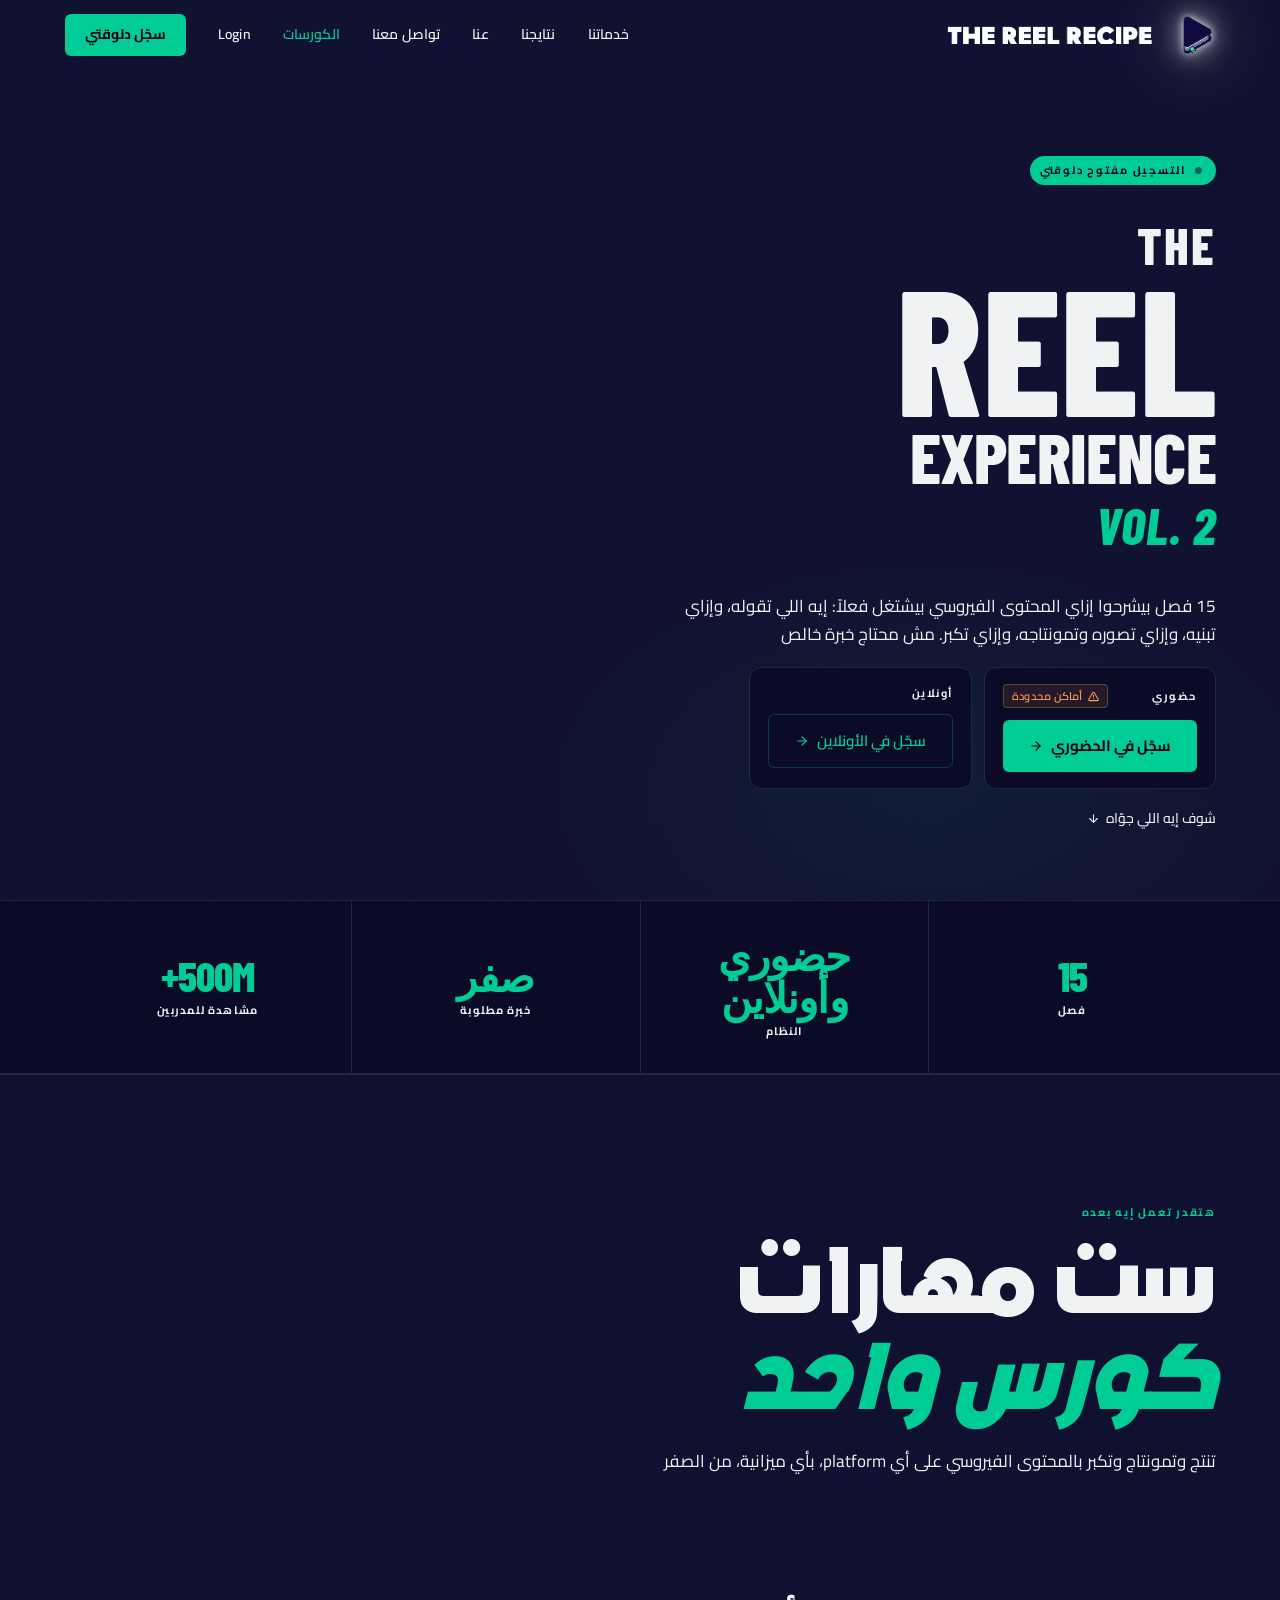
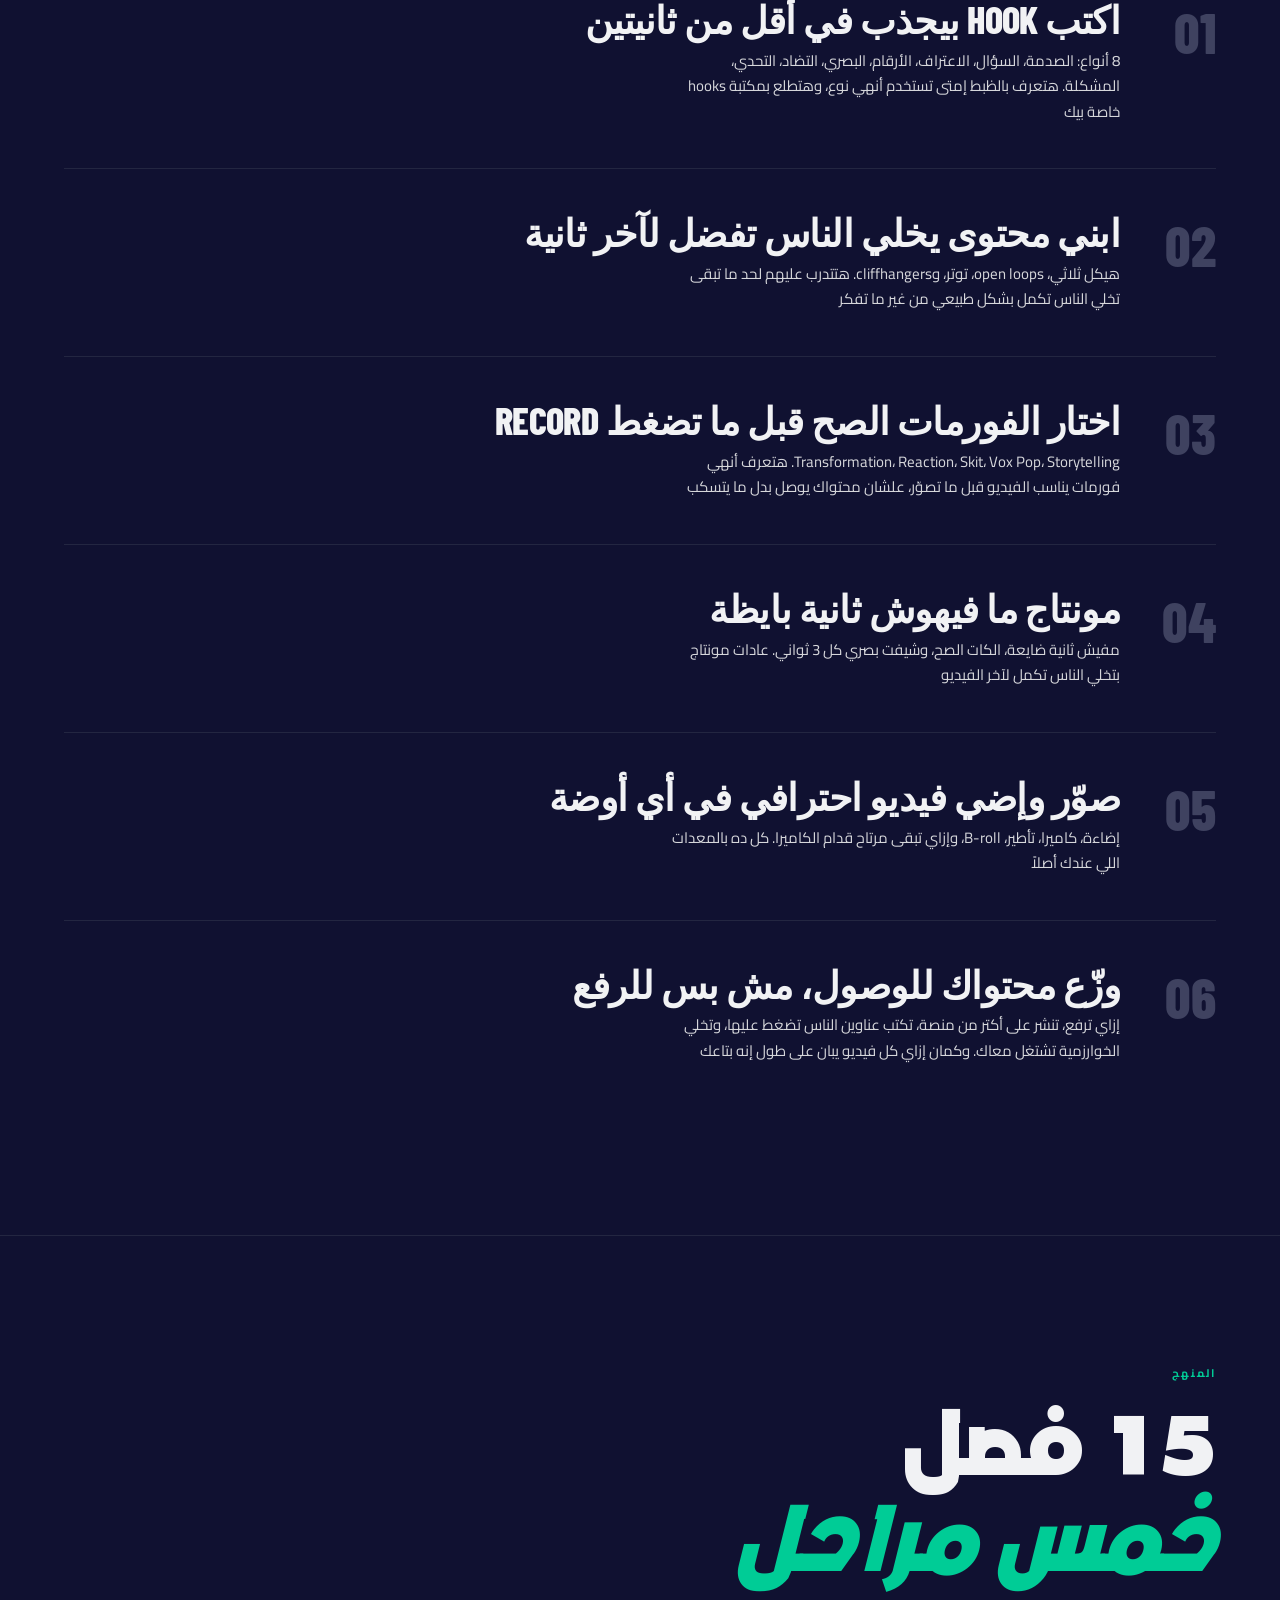
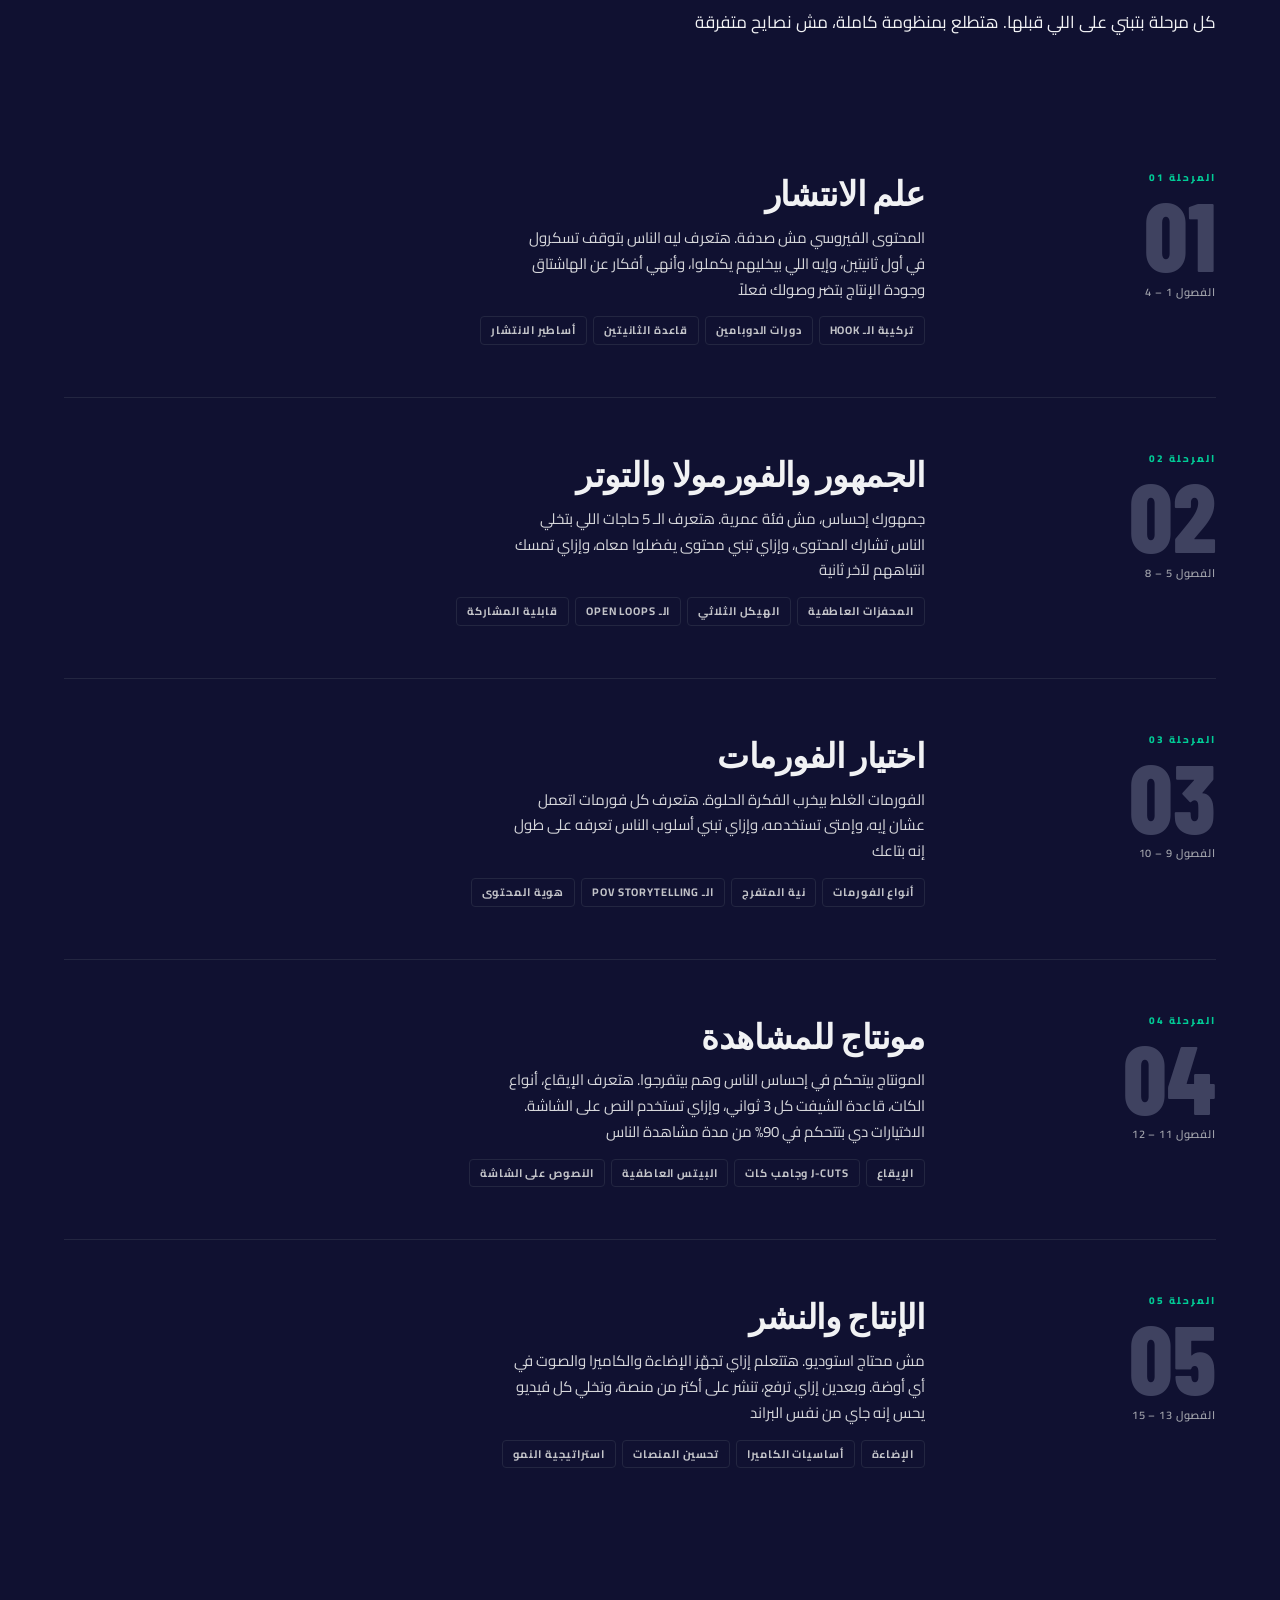
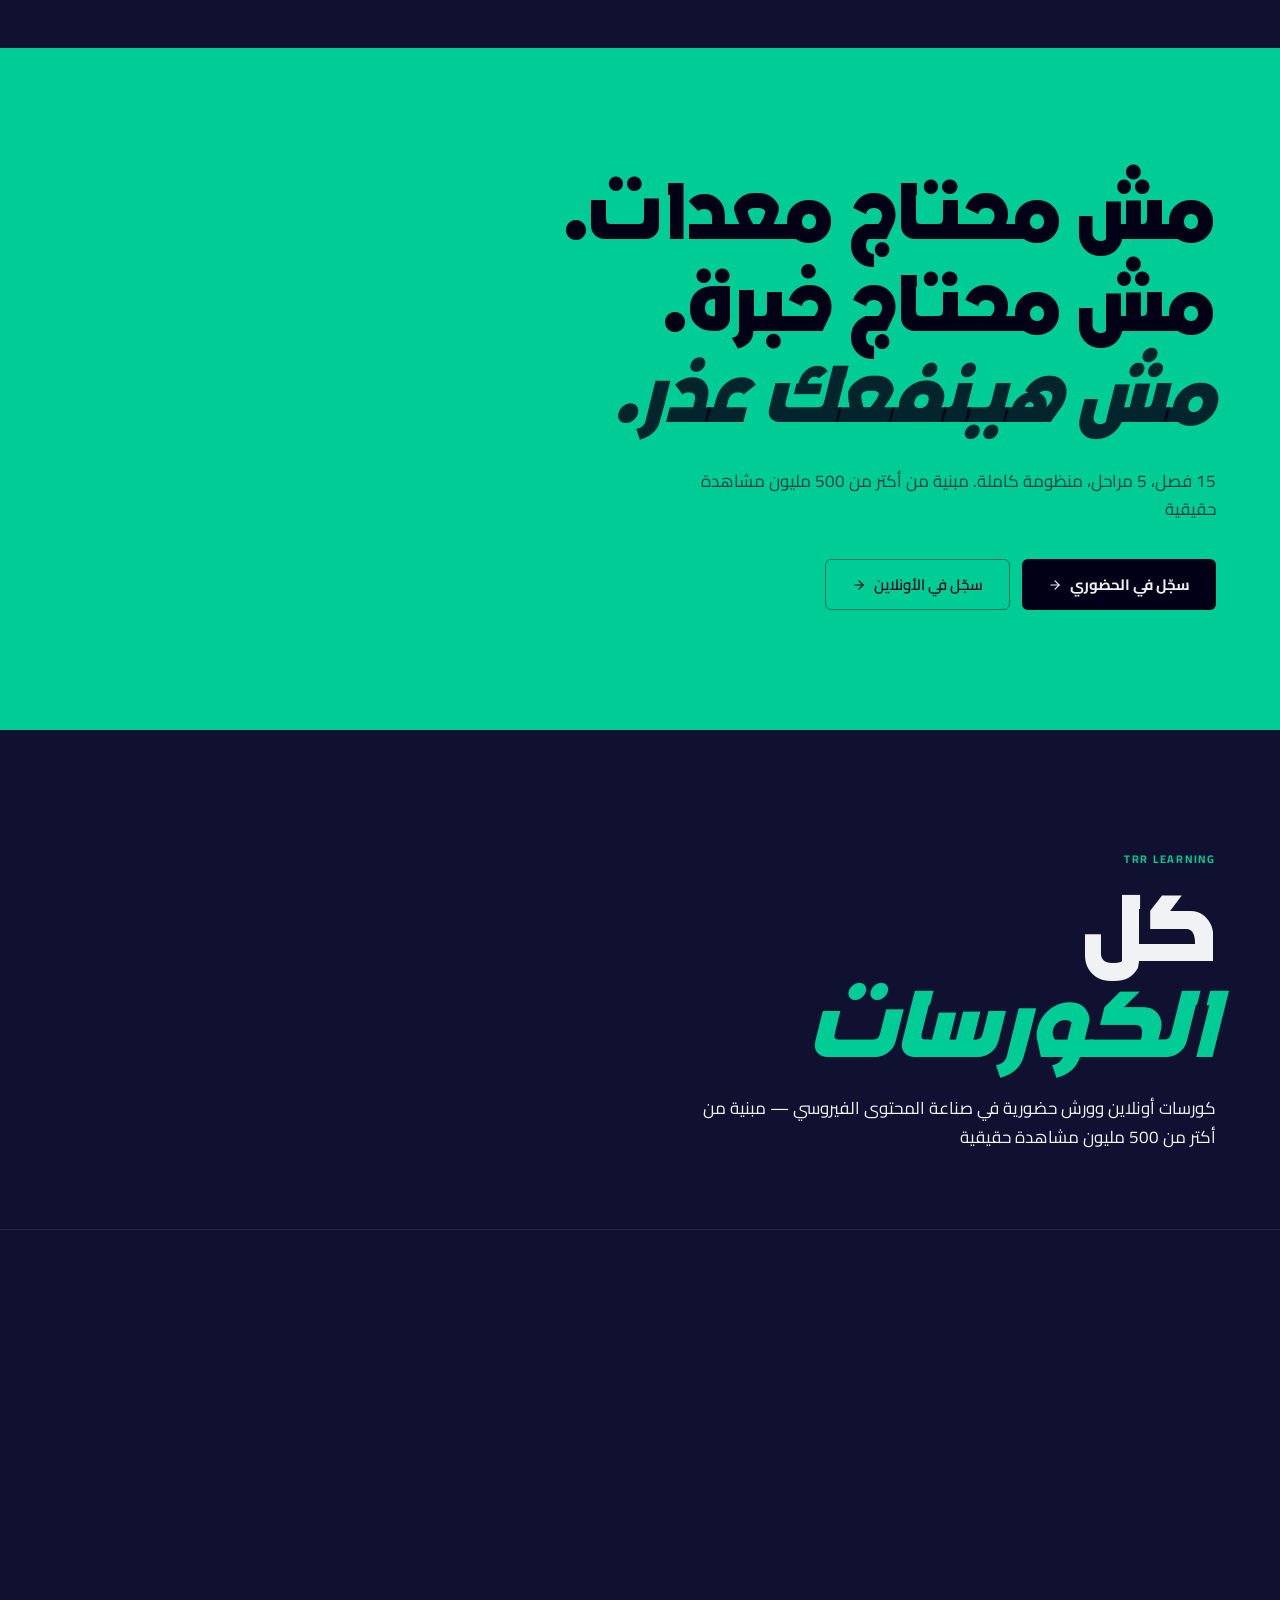
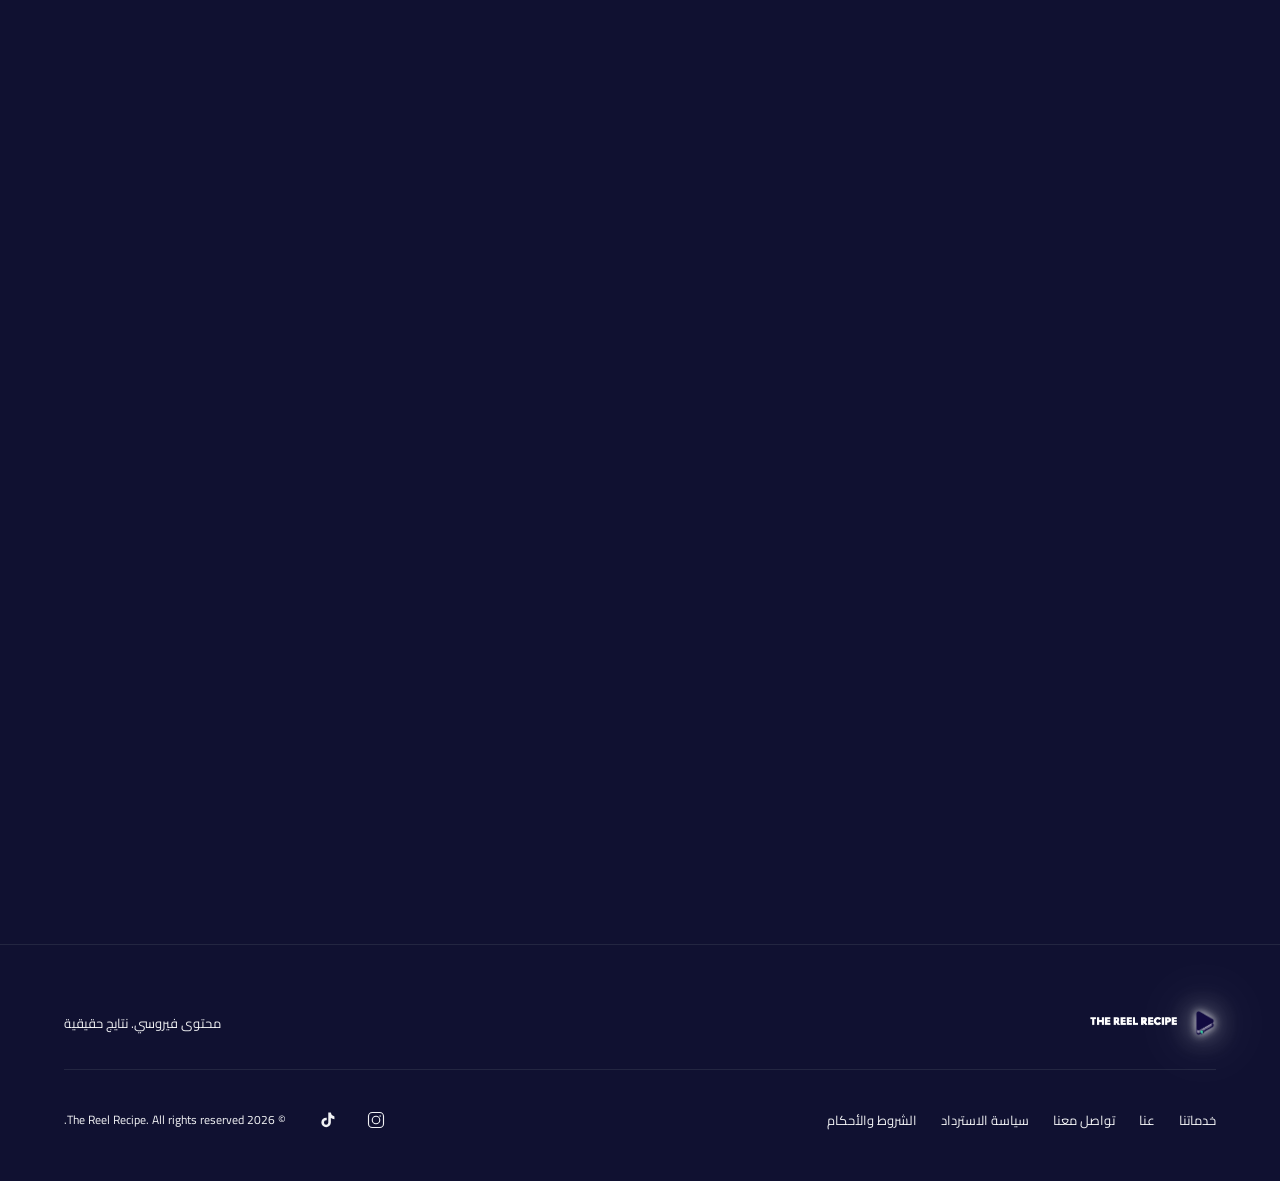
<file: index.html>
<!DOCTYPE html>
<html lang="ar" dir="rtl">
<head>
  <!-- Google Tag Manager -->
  <script>(function(w,d,s,l,i){w[l]=w[l]||[];w[l].push({'gtm.start':
  new Date().getTime(),event:'gtm.js'});var f=d.getElementsByTagName(s)[0],
  j=d.createElement(s),dl=l!='dataLayer'?'&l='+l:'';j.async=true;j.src=
  'https://www.googletagmanager.com/gtm.js?id='+i+dl;f.parentNode.insertBefore(j,f);
  })(window,document,'script','dataLayer','GTM-PLQF6TVG');</script>
  <!-- End Google Tag Manager -->

  <meta charset="UTF-8">
  <meta name="viewport" content="width=device-width, initial-scale=1.0">
  <title>The Reel Experience Vol. 2 | The Reel Recipe</title>
  <meta name="description" content="The Reel Experience Vol. 2 — 15 فصل. المنظومة الكاملة لصناعة محتوى بيتريند، من الفريق اللي عمل أكتر من 500 مليون مشاهدة.">
  <meta name="theme-color" content="#090b1a">

  <link rel="preconnect" href="https://fonts.googleapis.com">
  <link rel="preconnect" href="https://fonts.gstatic.com" crossorigin>
  <link rel="preload" href="./fonts/vip-hala-bold.otf" as="font" type="font/otf" crossorigin>
  <link href="https://fonts.googleapis.com/css2?family=Barlow+Condensed:ital,wght@0,600;0,700;0,800;0,900;1,700;1,800&family=Figtree:wght@300;400;500;600&family=Cairo:wght@400;500;600;700;800&display=block" rel="stylesheet">

  <link rel="stylesheet" href="styles.css">

  <style>
    /* ── Course hero ── */
    .course-hero {
      min-height: 100svh;
      display: flex; flex-direction: column; justify-content: center;
      padding-top: 68px;
      position: relative; overflow: hidden;
    }

    .course-hero::before {
      content: '';
      position: absolute; inset: 0; z-index: 0; pointer-events: none;
      background-image: url("data:image/svg+xml,%3Csvg xmlns='http://www.w3.org/2000/svg' width='300' height='300'%3E%3Cfilter id='n'%3E%3CfeTurbulence type='fractalNoise' baseFrequency='0.75' numOctaves='4' stitchTiles='stitch'/%3E%3C/filter%3E%3Crect width='300' height='300' filter='url(%23n)'/%3E%3C/svg%3E");
      background-size: 200px;
      opacity: 0.038;
      mix-blend-mode: overlay;
    }

    .course-hero::after {
      content: '';
      position: absolute; bottom: -15%; right: -5%; z-index: 0; pointer-events: none;
      width: 65%; height: 55%;
      background: radial-gradient(ellipse at center, oklch(74% 0.17 168 / 0.06) 0%, transparent 65%);
    }

    .course-hero-inner {
      position: relative; z-index: 1;
      width: 100%; max-width: var(--wrap);
      margin: 0 auto;
      padding: clamp(28px, 3.5vw, 48px) clamp(20px, 5vw, 80px) clamp(16px, 2vw, 28px);
      flex: 1; display: flex; flex-direction: column; justify-content: center;
    }

    /* Enrollment badge */
    .enroll-badge {
      display: inline-flex; align-items: center; gap: 9px;
      font-size: 11px; font-weight: 700; letter-spacing: 0.16em; text-transform: uppercase;
      color: oklch(9% 0.065 278);
      background: var(--accent);
      padding: 5px 14px 5px 10px;
      border-radius: 999px;
      margin-bottom: clamp(20px, 3vw, 32px);
      width: fit-content;
    }

    .enroll-badge-dot {
      width: 7px; height: 7px; border-radius: 50%;
      background: oklch(9% 0.065 278 / 0.5);
      flex-shrink: 0;
      animation: badge-pulse 2.2s ease-in-out infinite;
    }

    @keyframes badge-pulse {
      0%, 100% { opacity: 1; transform: scale(1); }
      50%       { opacity: 0.35; transform: scale(0.6); }
    }

    /* Course title typography */
    .course-title {
      display: flex; flex-direction: column;
      font-family: var(--fd);
      font-weight: 800;
      text-transform: uppercase;
      letter-spacing: -0.025em;
      margin-bottom: clamp(22px, 3vw, 36px);
    }

    .ct-the {
      font-size: clamp(26px, 4vw, 54px);
      color: var(--text-2);
      line-height: 1.1;
      letter-spacing: 0.04em;
    }

    .ct-reel {
      font-size: clamp(82px, 14vw, 188px);
      color: var(--text);
      line-height: 0.82;
    }

    .ct-experience {
      font-size: clamp(34px, 5.5vw, 72px);
      color: var(--text);
      line-height: 1.05;
    }

    .ct-vol {
      font-size: clamp(26px, 4vw, 52px);
      font-style: italic;
      color: var(--accent);
      line-height: 1.2;
      letter-spacing: 0.02em;
    }

    .course-hero-foot {
      display: flex; flex-direction: column; gap: 18px;
      max-width: 560px;
    }

    /* ── Format option cards ── */
    .course-format-options {
      display: flex;
      gap: 12px;
      flex-wrap: wrap;
    }

    .format-card {
      display: flex; flex-direction: column; gap: 12px;
      padding: 16px 18px;
      border: 1px solid var(--border);
      border-radius: var(--r-lg);
      background: var(--surface);
      min-width: 192px;
      transition: border-color 0.22s ease;
    }

    .format-card:hover { border-color: var(--border-2); }

    .format-card-header {
      display: flex; align-items: center; justify-content: space-between; gap: 10px;
      flex-wrap: wrap;
    }

    .format-label {
      font-size: 11px; font-weight: 700; letter-spacing: 0.14em; text-transform: uppercase;
      color: var(--text-2);
    }

    .seats-alert {
      display: inline-flex; align-items: center; gap: 5px;
      font-size: 11px; font-weight: 600; letter-spacing: 0.02em;
      color: oklch(80% 0.16 55);
      background: oklch(80% 0.16 55 / 0.1);
      border: 1px solid oklch(80% 0.16 55 / 0.28);
      border-radius: 4px;
      padding: 2px 8px;
      white-space: nowrap;
    }

    .course-see-inside {
      display: inline-flex; align-items: center; gap: 6px;
      font-size: 14px; font-weight: 500;
      color: var(--text-2);
      transition: color 0.2s ease;
      text-decoration: none;
    }

    .course-see-inside:hover { color: var(--text); }

    /* ── Course meta strip ── */
    .course-meta-strip {
      border-top: 1px solid var(--border);
      border-bottom: 1px solid var(--border);
      background: var(--surface);
    }

    .course-meta-items {
      display: flex; align-items: stretch;
      flex-wrap: wrap;
    }

    .course-meta-item {
      flex: 1; min-width: 140px;
      display: flex; flex-direction: column; align-items: center; justify-content: center;
      gap: 5px;
      padding: clamp(20px, 3vw, 32px) 24px;
      text-align: center;
    }

    .meta-val {
      font-family: var(--fd);
      font-size: clamp(26px, 3.5vw, 42px);
      font-weight: 800; letter-spacing: -0.02em; line-height: 1;
      color: var(--accent);
    }

    .meta-lbl {
      font-size: 11px; font-weight: 700; letter-spacing: 0.1em; text-transform: uppercase;
      color: var(--text-2);
    }

    .meta-rule { width: 1px; background: var(--border); flex-shrink: 0; }

    /* ── Outcomes — editorial numbered list ── */
    .course-outcomes-section { border-top: 1px solid var(--border); }

    .outcomes-editorial {
      display: flex; flex-direction: column;
    }

    .oe-row {
      display: grid;
      grid-template-columns: 72px 1fr;
      align-items: start;
      gap: 24px;
      padding: clamp(28px, 4vw, 44px) 0;
      border-top: 1px solid var(--border);
      transition: background 0.22s ease;
    }

    .oe-row:first-child { border-top: none; }

    .oe-n {
      font-family: var(--fd);
      font-size: clamp(36px, 5vw, 56px);
      font-weight: 800; line-height: 1;
      color: var(--border-2);
      user-select: none;
      padding-top: 4px;
    }

    .oe-body { display: flex; flex-direction: column; gap: 8px; }

    .oe-outcome {
      font-family: var(--fd);
      font-size: clamp(24px, 3vw, 38px);
      font-weight: 800; text-transform: uppercase;
      letter-spacing: -0.015em; line-height: 1.05;
      color: var(--text);
    }

    .oe-detail {
      font-size: clamp(13px, 1.4vw, 15px);
      color: oklch(88% 0.005 278);
      line-height: 1.7;
      max-width: 56ch;
    }

    /* ── Curriculum — phase groupings ── */
    .curriculum-section { border-top: 1px solid var(--border); }

    .phase-list { display: flex; flex-direction: column; }

    .phase-row {
      display: grid;
      grid-template-columns: clamp(160px, 20vw, 240px) 1fr;
      gap: clamp(24px, 4vw, 56px);
      padding: clamp(32px, 4.5vw, 52px) 0;
      border-top: 1px solid var(--border);
      align-items: start;
      transition: background 0.22s ease;
    }

    .phase-row:first-child { border-top: none; }

    .phase-meta { display: flex; flex-direction: column; gap: 6px; }

    .phase-tag {
      font-size: 10px; font-weight: 800; letter-spacing: 0.2em; text-transform: uppercase;
      color: var(--accent);
    }

    .phase-num {
      font-family: var(--fd);
      font-size: clamp(52px, 8vw, 96px);
      font-weight: 800; line-height: 0.88;
      color: var(--border-2);
      user-select: none;
    }

    .phase-chapters {
      font-size: 11px; font-weight: 600; letter-spacing: 0.08em; text-transform: uppercase;
      color: oklch(72% 0.012 278);
    }

    .phase-content { display: flex; flex-direction: column; gap: 14px; padding-top: 6px; }

    .phase-name {
      font-family: var(--fd);
      font-size: clamp(22px, 2.8vw, 34px);
      font-weight: 800; text-transform: uppercase; letter-spacing: -0.01em; line-height: 1.05;
      color: var(--text);
    }

    .phase-desc {
      font-size: clamp(13px, 1.4vw, 15px);
      color: oklch(88% 0.005 278);
      line-height: 1.72;
      max-width: 52ch;
    }

    .phase-topics {
      display: flex; flex-wrap: wrap; gap: 6px;
    }

    .phase-topic {
      font-size: 11px; font-weight: 700; letter-spacing: 0.08em; text-transform: uppercase;
      color: oklch(82% 0.008 278);
      padding: 4px 10px;
      border: 1px solid var(--border);
      border-radius: 4px;
    }

    /* ── Responsive ── */
    @media (max-width: 768px) {
      .oe-row { grid-template-columns: 44px 1fr; gap: 16px; }
      .phase-row { grid-template-columns: 1fr; gap: 14px; }
      .phase-num { font-size: clamp(44px, 12vw, 72px); }
      .course-meta-items { flex-direction: column; }
      .meta-rule { width: 100%; height: 1px; }
      .course-meta-item { align-items: flex-start; text-align: left; padding: 20px 24px; }
    }

    @media (max-width: 480px) {
      .course-hero { justify-content: flex-start; min-height: unset; padding-top: 60px; }
      .course-hero-inner { flex: none; justify-content: flex-start; padding-top: 20px; padding-bottom: 12px; }
    }

    /* ── Course catalogue ── */
    .courses-hero {
      padding: clamp(80px, 10vw, 120px) 0 clamp(48px, 6vw, 80px);
      border-bottom: 1px solid var(--border);
    }

    .courses-grid {
      display: grid;
      grid-template-columns: repeat(auto-fill, minmax(300px, 1fr));
      gap: 20px;
      padding: clamp(48px, 6vw, 80px) 0;
    }

    .course-card {
      display: flex;
      flex-direction: column;
      background: var(--surface);
      border: 1px solid var(--border);
      border-radius: var(--r-lg);
      overflow: hidden;
      transition: border-color 0.22s ease, transform 0.22s var(--expo);
    }
    .course-card:hover { border-color: var(--border-2); transform: translateY(-3px); }

    .course-card-thumb {
      width: 100%;
      aspect-ratio: 16 / 9;
      background: var(--surface-2);
      display: flex;
      align-items: center;
      justify-content: center;
      border-bottom: 1px solid var(--border);
      position: relative;
      overflow: hidden;
    }
    .course-card-thumb::after {
      content: '';
      position: absolute;
      inset: 0;
      background: radial-gradient(ellipse at 70% 60%, oklch(74% 0.17 168 / 0.08) 0%, transparent 65%);
    }

    .thumb-placeholder {
      font-family: var(--fd);
      font-size: 11px;
      font-weight: 700;
      letter-spacing: 0.14em;
      text-transform: uppercase;
      color: var(--border-2);
    }

    .course-card-body {
      padding: 22px 22px 20px;
      display: flex;
      flex-direction: column;
      gap: 10px;
      flex: 1;
    }

    .course-card-badges { display: flex; align-items: center; gap: 8px; flex-wrap: wrap; }

    .type-badge {
      display: inline-flex;
      align-items: center;
      gap: 5px;
      font-size: 10px;
      font-weight: 800;
      letter-spacing: 0.16em;
      text-transform: uppercase;
      padding: 3px 10px;
      border-radius: 4px;
    }
    .type-badge--online  { color: var(--accent); background: oklch(74% 0.17 168 / 0.12); border: 1px solid oklch(74% 0.17 168 / 0.28); }
    .type-badge--physical { color: oklch(80% 0.16 55); background: oklch(80% 0.16 55 / 0.1); border: 1px solid oklch(80% 0.16 55 / 0.28); }

    .course-card-title {
      font-family: var(--fd);
      font-size: clamp(22px, 2.5vw, 28px);
      font-weight: 800;
      text-transform: uppercase;
      letter-spacing: -0.01em;
      line-height: 1.05;
      color: var(--text);
    }

    .course-card-blurb { font-size: 14px; color: oklch(88% 0.005 278); line-height: 1.65; flex: 1; }

    .course-card-meta { display: flex; flex-direction: column; gap: 2px; padding-top: 6px; border-top: 1px solid var(--border); }
    .course-card-venue { font-size: 12px; color: var(--text-2); }

    .course-card-footer {
      padding: 0 22px 20px;
      display: flex;
      align-items: center;
      justify-content: space-between;
      gap: 12px;
      flex-wrap: wrap;
    }

    .course-price-block { display: flex; flex-direction: column; }
    .course-price {
      font-family: var(--fd);
      font-size: clamp(26px, 3vw, 34px);
      font-weight: 800;
      letter-spacing: -0.02em;
      line-height: 1;
      color: var(--text);
    }
    .price-vat-note { font-size: 11px; color: var(--text-2); margin-top: 2px; }

    @media (max-width: 640px) {
      .courses-grid { grid-template-columns: 1fr; }
      .course-card-footer { flex-direction: column; align-items: stretch; }
      .course-card-footer .btn-primary { justify-content: center; }
    }
  </style>
</head>

<body>
  <!-- Google Tag Manager (noscript) -->
  <noscript><iframe src="https://www.googletagmanager.com/ns.html?id=GTM-KRP6MZZF"
  height="0" width="0" style="display:none;visibility:hidden"></iframe></noscript>
  <!-- End Google Tag Manager (noscript) -->

  <a href="#main-content" class="skip-link">انتقل للمحتوى</a>

  <!-- ===== NAVBAR ===== -->
  <div class="navbar-wrap" id="navbar-wrap">
    <nav class="navbar" id="navbar">
      <div class="nb-content">
        <a href="../" class="nb-logo">
          <picture>
            <source srcset="./logo-icon.avif" type="image/avif">
            <img src="./logo-icon.png" alt="" class="nb-logo-icon">
          </picture>
          <picture>
            <source srcset="./logo-wordmark.avif" type="image/avif">
            <img src="./logo-wordmark.png" alt="The Reel Recipe" class="nb-logo-wordmark">
          </picture>
        </a>

        <div class="nb-links">
          <a href="./#services" class="nb-link">خدماتنا</a>
          <a href="./#work" class="nb-link">نتايجنا</a>
          <a href="./#about" class="nb-link">عنا</a>
          <a href="./#contact" class="nb-link">تواصل معنا</a>
          <a href="./index.html" class="nb-link nb-link--courses">الكورسات</a>
          <a href="./login.html" class="nb-link" id="nav-login">Login</a>
          <a href="./my-learning.html" class="nb-link" id="nav-mylearning" style="display:none">تعلمي</a>
          <button class="nb-link" id="nav-logout" style="display:none;background:none;border:none;cursor:pointer;font:inherit;color:inherit;padding:0;">خروج</button>
          <a href="https://airtable.com/appj3aOW7Qep6cPSx/pagvALyDfWmsXf89I/form" target="_blank" rel="noopener noreferrer" class="nb-cta">سجّل دلوقتي</a>
        </div>

        <div class="nb-right-mobile">
          <button type="button" class="nb-menu-btn" id="menuBtn" aria-label="افتح القائمة">
            <svg id="iconMenu" width="22" height="22" viewBox="0 0 24 24" fill="none" stroke="currentColor" stroke-width="2" stroke-linecap="round"><line x1="3" y1="6" x2="21" y2="6"/><line x1="3" y1="12" x2="21" y2="12"/><line x1="3" y1="18" x2="21" y2="18"/></svg>
            <svg id="iconX" width="22" height="22" viewBox="0 0 24 24" fill="none" stroke="currentColor" stroke-width="2" stroke-linecap="round" style="display:none"><line x1="18" y1="6" x2="6" y2="18"/><line x1="6" y1="6" x2="18" y2="18"/></svg>
          </button>
        </div>
      </div>
    </nav>
  </div>

  <!-- Mobile menu -->
  <div class="mobile-menu" id="mobileMenu">
    <div class="mm-header">
      <picture>
        <source srcset="./logo-icon.avif" type="image/avif">
        <img src="./logo-icon.png" alt="" class="mm-logo-icon">
      </picture>
      <button type="button" class="mobile-close" onclick="closeMobile()" aria-label="إغلاق القائمة">
        <svg width="24" height="24" viewBox="0 0 24 24" fill="none" stroke="currentColor" stroke-width="2" stroke-linecap="round"><line x1="18" y1="6" x2="6" y2="18"/><line x1="6" y1="6" x2="18" y2="18"/></svg>
      </button>
    </div>
    <div class="mobile-links">
      <a href="./#services" class="mobile-link" onclick="closeMobile()">خدماتنا</a>
      <a href="./#work" class="mobile-link" onclick="closeMobile()">نتايجنا</a>
      <a href="./#about" class="mobile-link" onclick="closeMobile()">عنا</a>
      <a href="./#contact" class="mobile-link" onclick="closeMobile()">تواصل معنا</a>
      <a href="./index.html" class="mobile-link mobile-link--courses" onclick="closeMobile()">الكورسات</a>
      <a href="./login.html" class="mobile-link" id="mob-login" onclick="closeMobile()">Login</a>
      <a href="./my-learning.html" class="mobile-link" id="mob-mylearning" style="display:none" onclick="closeMobile()">تعلمي</a>
      <button class="mobile-link" id="mob-logout" style="display:none;background:none;border:none;cursor:pointer;font:inherit;text-align:left;width:100%;padding:10px 0;border-bottom:1px solid var(--border);" onclick="closeMobile()">خروج</button>
      <a href="https://airtable.com/appj3aOW7Qep6cPSx/pagvALyDfWmsXf89I/form" target="_blank" rel="noopener noreferrer" class="mobile-cta">سجّل دلوقتي</a>
    </div>
  </div>

  <main id="main-content">

    <!-- ===== HERO ===== -->
    <section class="course-hero">
      <div class="course-hero-inner">

        <div class="enroll-badge fade-up" style="animation-delay:.2s">
          <span class="enroll-badge-dot"></span>
          التسجيل مفتوح دلوقتي
        </div>

        <h1 class="course-title">
          <span class="ct-the fade-up" style="animation-delay:.32s">The</span>
          <span class="ct-reel fade-up" style="animation-delay:.44s">Reel</span>
          <span class="ct-experience fade-up" style="animation-delay:.54s">Experience</span>
          <span class="ct-vol fade-up" style="animation-delay:.64s">Vol. 2</span>
        </h1>

        <div class="course-hero-foot fade-up" style="animation-delay:.8s">
          <p class="hero-sub">15 فصل بيشرحوا إزاي المحتوى الفيروسي بيشتغل فعلاً: إيه اللي تقوله، وإزاي تبنيه، وإزاي تصوره وتمونتاجه، وإزاي تكبر. مش محتاج خبرة خالص</p>
          <div class="course-format-options">

            <div class="format-card">
              <div class="format-card-header">
                <span class="format-label">حضوري</span>
                <span class="seats-alert">
                  <svg width="11" height="11" viewBox="0 0 24 24" fill="none" stroke="currentColor" stroke-width="2.2" stroke-linecap="round" stroke-linejoin="round" aria-hidden="true"><path d="M10.29 3.86L1.82 18a2 2 0 0 0 1.71 3h16.94a2 2 0 0 0 1.71-3L13.71 3.86a2 2 0 0 0-3.42 0z"/><line x1="12" y1="9" x2="12" y2="13"/><line x1="12" y1="17" x2="12.01" y2="17"/></svg>
                  أماكن محدودة
                </span>
              </div>
              <a href="https://airtable.com/appj3aOW7Qep6cPSx/pagvALyDfWmsXf89I/form" target="_blank" rel="noopener noreferrer" class="btn-primary">
                سجّل في الحضوري
                <svg width="14" height="14" viewBox="0 0 24 24" fill="none" stroke="currentColor" stroke-width="2" stroke-linecap="round" aria-hidden="true"><path d="M5 12h14"/><path d="m12 5 7 7-7 7"/></svg>
              </a>
            </div>

            <div class="format-card">
              <div class="format-card-header">
                <span class="format-label">أونلاين</span>
              </div>
              <a href="https://airtable.com/appj3aOW7Qep6cPSx/pagvALyDfWmsXf89I/form" target="_blank" rel="noopener noreferrer" class="btn-ghost">
                سجّل في الأونلاين
                <svg width="14" height="14" viewBox="0 0 24 24" fill="none" stroke="currentColor" stroke-width="2" stroke-linecap="round" aria-hidden="true"><path d="M5 12h14"/><path d="m12 5 7 7-7 7"/></svg>
              </a>
            </div>

          </div>

          <a href="#what-you-get" class="course-see-inside">
            شوف إيه اللي جوّاه
            <svg width="13" height="13" viewBox="0 0 24 24" fill="none" stroke="currentColor" stroke-width="2" stroke-linecap="round" stroke-linejoin="round" aria-hidden="true"><path d="M12 5v14"/><path d="m19 12-7 7-7-7"/></svg>
          </a>
        </div>

      </div>
    </section>

    <!-- ===== COURSE META STRIP ===== -->
    <div class="course-meta-strip">
      <div class="container">
        <div class="course-meta-items">
          <div class="course-meta-item scroll-reveal">
            <span class="meta-val">15</span>
            <span class="meta-lbl">فصل</span>
          </div>
          <div class="meta-rule" aria-hidden="true"></div>
          <div class="course-meta-item scroll-reveal" style="transition-delay:.06s">
            <span class="meta-val">حضوري وأونلاين</span>
            <span class="meta-lbl">النظام</span>
          </div>
          <div class="meta-rule" aria-hidden="true"></div>
          <div class="course-meta-item scroll-reveal" style="transition-delay:.12s">
            <span class="meta-val">صفر</span>
            <span class="meta-lbl">خبرة مطلوبة</span>
          </div>
          <div class="meta-rule" aria-hidden="true"></div>
          <div class="course-meta-item scroll-reveal" style="transition-delay:.18s">
            <span class="meta-val">500M+</span>
            <span class="meta-lbl">مشاهدة للمدربين</span>
          </div>
        </div>
      </div>
    </div>

    <!-- ===== WHAT YOU GET ===== -->
    <section id="what-you-get" class="section course-outcomes-section">
      <div class="container">

        <div class="section-head scroll-reveal">
          <div class="section-label">هتقدر تعمل إيه بعده</div>
          <h2 class="section-title">
            ست مهارات<br>
            <em style="font-style:italic; color:var(--accent)">كورس واحد</em>
          </h2>
          <p class="section-sub">تنتج وتمونتاج وتكبر بالمحتوى الفيروسي على أي platform، بأي ميزانية، من الصفر</p>
        </div>

        <div class="outcomes-editorial">

          <div class="oe-row scroll-reveal">
            <span class="oe-n">01</span>
            <div class="oe-body">
              <h3 class="oe-outcome">اكتب hook بيجذب في أقل من ثانيتين</h3>
              <p class="oe-detail">8 أنواع: الصدمة، السؤال، الاعتراف، الأرقام، البصري، التضاد، التحدي، المشكلة. هتعرف بالظبط إمتى تستخدم أنهي نوع، وهتطلع بمكتبة hooks خاصة بيك</p>
            </div>
          </div>

          <div class="oe-row scroll-reveal" style="transition-delay:.06s">
            <span class="oe-n">02</span>
            <div class="oe-body">
              <h3 class="oe-outcome">ابني محتوى يخلي الناس تفضل لآخر ثانية</h3>
              <p class="oe-detail">هيكل ثلاثي، open loops، توتر، وcliffhangers. هتتدرب عليهم لحد ما تبقى تخلي الناس تكمل بشكل طبيعي من غير ما تفكر</p>
            </div>
          </div>

          <div class="oe-row scroll-reveal" style="transition-delay:.1s">
            <span class="oe-n">03</span>
            <div class="oe-body">
              <h3 class="oe-outcome">اختار الفورمات الصح قبل ما تضغط record</h3>
              <p class="oe-detail">Transformation، Reaction، Skit، Vox Pop، Storytelling. هتعرف أنهي فورمات يناسب الفيديو قبل ما تصوّر، علشان محتواك يوصل بدل ما يتسكب</p>
            </div>
          </div>

          <div class="oe-row scroll-reveal" style="transition-delay:.14s">
            <span class="oe-n">04</span>
            <div class="oe-body">
              <h3 class="oe-outcome">مونتاج ما فيهوش ثانية بايظة</h3>
              <p class="oe-detail">مفيش ثانية ضايعة، الكات الصح، وشيفت بصري كل 3 ثواني. عادات مونتاج بتخلي الناس تكمل لآخر الفيديو</p>
            </div>
          </div>

          <div class="oe-row scroll-reveal" style="transition-delay:.18s">
            <span class="oe-n">05</span>
            <div class="oe-body">
              <h3 class="oe-outcome">صوّر وإضي فيديو احترافي في أي أوضة</h3>
              <p class="oe-detail">إضاءة، كاميرا، تأطير، B-roll، وإزاي تبقى مرتاح قدام الكاميرا. كل ده بالمعدات اللي عندك أصلاً</p>
            </div>
          </div>

          <div class="oe-row scroll-reveal" style="transition-delay:.22s">
            <span class="oe-n">06</span>
            <div class="oe-body">
              <h3 class="oe-outcome">وزّع محتواك للوصول، مش بس للرفع</h3>
              <p class="oe-detail">إزاي ترفع، تنشر على أكتر من منصة، تكتب عناوين الناس تضغط عليها، وتخلي الخوارزمية تشتغل معاك. وكمان إزاي كل فيديو يبان على طول إنه بتاعك</p>
            </div>
          </div>

        </div>
      </div>
    </section>

    <!-- ===== THE SYSTEM ===== -->
    <section id="curriculum" class="section curriculum-section">
      <div class="container">

        <div class="section-head scroll-reveal">
          <div class="section-label">المنهج</div>
          <h2 class="section-title">
            15 فصل<br>
            <em style="font-style:italic; color:var(--accent)">خمس مراحل</em>
          </h2>
          <p class="section-sub">كل مرحلة بتبني على اللي قبلها. هتطلع بمنظومة كاملة، مش نصايح متفرقة</p>
        </div>

        <div class="phase-list">

          <div class="phase-row scroll-reveal">
            <div class="phase-meta">
              <span class="phase-tag">المرحلة 01</span>
              <div class="phase-num">01</div>
              <span class="phase-chapters">الفصول 1 – 4</span>
            </div>
            <div class="phase-content">
              <h3 class="phase-name">علم الانتشار</h3>
              <p class="phase-desc">المحتوى الفيروسي مش صدفة. هتعرف ليه الناس بتوقف تسكرول في أول ثانيتين، وإيه اللي بيخليهم يكملوا، وأنهي أفكار عن الهاشتاق وجودة الإنتاج بتضر وصولك فعلاً</p>
              <div class="phase-topics">
                <span class="phase-topic">تركيبة الـ hook</span>
                <span class="phase-topic">دورات الدوبامين</span>
                <span class="phase-topic">قاعدة الثانيتين</span>
                <span class="phase-topic">أساطير الانتشار</span>
              </div>
            </div>
          </div>

          <div class="phase-row scroll-reveal" style="transition-delay:.07s">
            <div class="phase-meta">
              <span class="phase-tag">المرحلة 02</span>
              <div class="phase-num">02</div>
              <span class="phase-chapters">الفصول 5 – 8</span>
            </div>
            <div class="phase-content">
              <h3 class="phase-name">الجمهور والفورمولا والتوتر</h3>
              <p class="phase-desc">جمهورك إحساس، مش فئة عمرية. هتعرف الـ 5 حاجات اللي بتخلي الناس تشارك المحتوى، وإزاي تبني محتوى يفضلوا معاه، وإزاي تمسك انتباههم لآخر ثانية</p>
              <div class="phase-topics">
                <span class="phase-topic">المحفزات العاطفية</span>
                <span class="phase-topic">الهيكل الثلاثي</span>
                <span class="phase-topic">الـ open loops</span>
                <span class="phase-topic">قابلية المشاركة</span>
              </div>
            </div>
          </div>

          <div class="phase-row scroll-reveal" style="transition-delay:.14s">
            <div class="phase-meta">
              <span class="phase-tag">المرحلة 03</span>
              <div class="phase-num">03</div>
              <span class="phase-chapters">الفصول 9 – 10</span>
            </div>
            <div class="phase-content">
              <h3 class="phase-name">اختيار الفورمات</h3>
              <p class="phase-desc">الفورمات الغلط بيخرب الفكرة الحلوة. هتعرف كل فورمات اتعمل عشان إيه، وإمتى تستخدمه، وإزاي تبني أسلوب الناس تعرفه على طول إنه بتاعك</p>
              <div class="phase-topics">
                <span class="phase-topic">أنواع الفورمات</span>
                <span class="phase-topic">نية المتفرج</span>
                <span class="phase-topic">الـ POV storytelling</span>
                <span class="phase-topic">هوية المحتوى</span>
              </div>
            </div>
          </div>

          <div class="phase-row scroll-reveal" style="transition-delay:.21s">
            <div class="phase-meta">
              <span class="phase-tag">المرحلة 04</span>
              <div class="phase-num">04</div>
              <span class="phase-chapters">الفصول 11 – 12</span>
            </div>
            <div class="phase-content">
              <h3 class="phase-name">مونتاج للمشاهدة</h3>
              <p class="phase-desc">المونتاج بيتحكم في إحساس الناس وهم بيتفرجوا. هتعرف الإيقاع، أنواع الكات، قاعدة الشيفت كل 3 ثواني، وإزاي تستخدم النص على الشاشة. الاختيارات دي بتتحكم في 90% من مدة مشاهدة الناس</p>
              <div class="phase-topics">
                <span class="phase-topic">الإيقاع</span>
                <span class="phase-topic">J-cuts وجامب كات</span>
                <span class="phase-topic">البيتس العاطفية</span>
                <span class="phase-topic">النصوص على الشاشة</span>
              </div>
            </div>
          </div>

          <div class="phase-row scroll-reveal" style="transition-delay:.28s">
            <div class="phase-meta">
              <span class="phase-tag">المرحلة 05</span>
              <div class="phase-num">05</div>
              <span class="phase-chapters">الفصول 13 – 15</span>
            </div>
            <div class="phase-content">
              <h3 class="phase-name">الإنتاج والنشر</h3>
              <p class="phase-desc">مش محتاج استوديو. هتتعلم إزاي تجهّز الإضاءة والكاميرا والصوت في أي أوضة. وبعدين إزاي ترفع، تنشر على أكتر من منصة، وتخلي كل فيديو يحس إنه جاي من نفس البراند</p>
              <div class="phase-topics">
                <span class="phase-topic">الإضاءة</span>
                <span class="phase-topic">أساسيات الكاميرا</span>
                <span class="phase-topic">تحسين المنصات</span>
                <span class="phase-topic">استراتيجية النمو</span>
              </div>
            </div>
          </div>

        </div>
      </div>
    </section>

    <!-- ===== ENROLL CTA ===== -->
    <section class="cta-section">
      <div class="container">
        <div class="cta-inner scroll-reveal">
          <h2 class="cta-hl">
            مش محتاج معدات.<br>
            مش محتاج خبرة.<br>
            <em>مش هينفعك عذر.</em>
          </h2>
          <p class="cta-sub">15 فصل، 5 مراحل، منظومة كاملة. مبنية من أكتر من 500 مليون مشاهدة حقيقية</p>
          <div class="cta-btns">
            <a href="https://airtable.com/appj3aOW7Qep6cPSx/pagvALyDfWmsXf89I/form" target="_blank" rel="noopener noreferrer" class="btn-dark">
              سجّل في الحضوري
              <svg width="14" height="14" viewBox="0 0 24 24" fill="none" stroke="currentColor" stroke-width="2" stroke-linecap="round" aria-hidden="true"><path d="M5 12h14"/><path d="m12 5 7 7-7 7"/></svg>
            </a>
            <a href="https://airtable.com/appj3aOW7Qep6cPSx/pagvALyDfWmsXf89I/form" target="_blank" rel="noopener noreferrer" class="btn-outline-dark">
              سجّل في الأونلاين
              <svg width="14" height="14" viewBox="0 0 24 24" fill="none" stroke="currentColor" stroke-width="2" stroke-linecap="round" aria-hidden="true"><path d="M5 12h14"/><path d="m12 5 7 7-7 7"/></svg>
            </a>
          </div>
        </div>
      </div>
    </section>

    <!-- ===== ALL COURSES ===== -->
    <section class="courses-hero">
      <div class="container">
        <div class="section-label fade-up" style="animation-delay:.1s">TRR Learning</div>
        <h2 class="section-title fade-up" style="animation-delay:.22s">
          كل<br>
          <em style="font-style:italic; color:var(--accent)">الكورسات</em>
        </h2>
        <p class="section-sub fade-up" style="animation-delay:.34s;max-width:52ch">
          كورسات أونلاين وورش حضورية في صناعة المحتوى الفيروسي — مبنية من أكتر من 500 مليون مشاهدة حقيقية
        </p>
      </div>
    </section>

    <section class="section" style="padding-top:0">
      <div class="container">
        <div class="courses-grid" id="courses-grid">
          <!-- populated by JS -->
        </div>
      </div>
    </section>

    <!-- ===== FOOTER ===== -->
    <footer class="footer">
      <div class="container">
        <div class="footer-top">
          <a href="../" class="footer-brand">
            <picture>
              <source srcset="./logo-icon.avif" type="image/avif">
              <img src="./logo-icon.png" alt="" class="footer-icon">
            </picture>
            <picture>
              <source srcset="./logo-wordmark.avif" type="image/avif">
              <img src="./logo-wordmark.png" alt="The Reel Recipe" class="footer-wm">
            </picture>
          </a>
          <p class="footer-tag">محتوى فيروسي. نتايج حقيقية</p>
        </div>
        <div class="footer-bottom">
          <nav class="footer-nav">
            <a href="./#services" class="footer-link">خدماتنا</a>
            <a href="./#about" class="footer-link">عنا</a>
            <a href="./#contact" class="footer-link">تواصل معنا</a>
            <a href="./refund-policy.html" class="footer-link">سياسة الاسترداد</a>
            <a href="./terms.html" class="footer-link">الشروط والأحكام</a>
          </nav>
          <div class="footer-end">
            <div class="footer-socials">
              <a href="https://instagram.com/thereelrecipe" target="_blank" rel="noopener noreferrer" class="fsoc" aria-label="Instagram">
                <svg width="18" height="18" viewBox="0 0 24 24" fill="none" stroke="currentColor" stroke-width="1.5" stroke-linecap="round" stroke-linejoin="round" aria-hidden="true"><rect x="2" y="2" width="20" height="20" rx="5"/><circle cx="12" cy="12" r="5"/><circle cx="17.5" cy="6.5" r="1" fill="currentColor" stroke="none"/></svg>
              </a>
              <a href="https://tiktok.com/@thereelrecipe" target="_blank" rel="noopener noreferrer" class="fsoc" aria-label="TikTok">
                <svg width="18" height="18" viewBox="0 0 24 24" fill="currentColor" aria-hidden="true"><path d="M19.59 6.69a4.83 4.83 0 01-3.77-4.25V2h-3.45v13.67a2.89 2.89 0 01-2.88 2.5 2.89 2.89 0 01-2.89-2.89 2.89 2.89 0 012.89-2.89c.28 0 .54.04.79.1V9.01a6.27 6.27 0 00-.79-.05 6.34 6.34 0 00-6.34 6.34 6.34 6.34 0 006.34 6.34 6.34 6.34 0 006.34-6.34V9.42a8.16 8.16 0 004.76 1.52V7.49a4.81 4.81 0 01-1-.8z"/></svg>
              </a>
            </div>
            <p class="footer-copy" id="footerCopy"></p>
          </div>
        </div>
      </div>
    </footer>

  </main>

  <script src="course.js"></script>
  <script type="module">
    import { COURSES, formatPrice } from './courses-data.js';
    import { isAuthenticated, logout } from './auth.js';

    const authed = isAuthenticated();
    document.getElementById('nav-login').style.display      = authed ? 'none' : '';
    document.getElementById('nav-mylearning').style.display = authed ? '' : 'none';
    document.getElementById('nav-logout').style.display     = authed ? '' : 'none';
    document.getElementById('mob-login').style.display      = authed ? 'none' : '';
    document.getElementById('mob-mylearning').style.display = authed ? '' : 'none';
    document.getElementById('mob-logout').style.display     = authed ? '' : 'none';
    document.getElementById('nav-logout').addEventListener('click', logout);
    document.getElementById('mob-logout').addEventListener('click', logout);

    const grid = document.getElementById('courses-grid');
    COURSES.forEach((course, i) => {
      const typeLabel  = course.type === 'online' ? 'أونلاين' : 'حضوري';
      const badgeClass = course.type === 'online' ? 'type-badge--online' : 'type-badge--physical';
      const venueLine  = (course.venue || course.date)
        ? `<div class="course-card-meta">
             ${course.venue ? `<span class="course-card-venue">${course.venue}</span>` : ''}
             ${course.date  ? `<span class="course-card-venue">${course.date}</span>`  : ''}
           </div>`
        : '';

      const card = document.createElement('article');
      card.className = 'course-card scroll-reveal';
      card.style.transitionDelay = `${i * 0.07}s`;
      card.innerHTML = `
        <div class="course-card-thumb" aria-hidden="true">
          <span class="thumb-placeholder">Thumbnail TBA</span>
        </div>
        <div class="course-card-body">
          <div class="course-card-badges">
            <span class="type-badge ${badgeClass}">${typeLabel}</span>
          </div>
          <h2 class="course-card-title">${course.title}</h2>
          <p class="course-card-blurb">${course.blurb}</p>
          ${venueLine}
        </div>
        <div class="course-card-footer">
          <div class="course-price-block">
            <span class="course-price">${formatPrice(course.priceEGP)}</span>
            <span class="price-vat-note">السعر شامل الضريبة</span>
          </div>
          <a href="./checkout.html?course=${encodeURIComponent(course.id)}" class="btn-primary">
            سجّل
            <svg width="14" height="14" viewBox="0 0 24 24" fill="none" stroke="currentColor" stroke-width="2" stroke-linecap="round" aria-hidden="true"><path d="M5 12h14"/><path d="m12 5 7 7-7 7"/></svg>
          </a>
        </div>
      `;
      grid.appendChild(card);
    });
  </script>
</body>
</html>
</file>
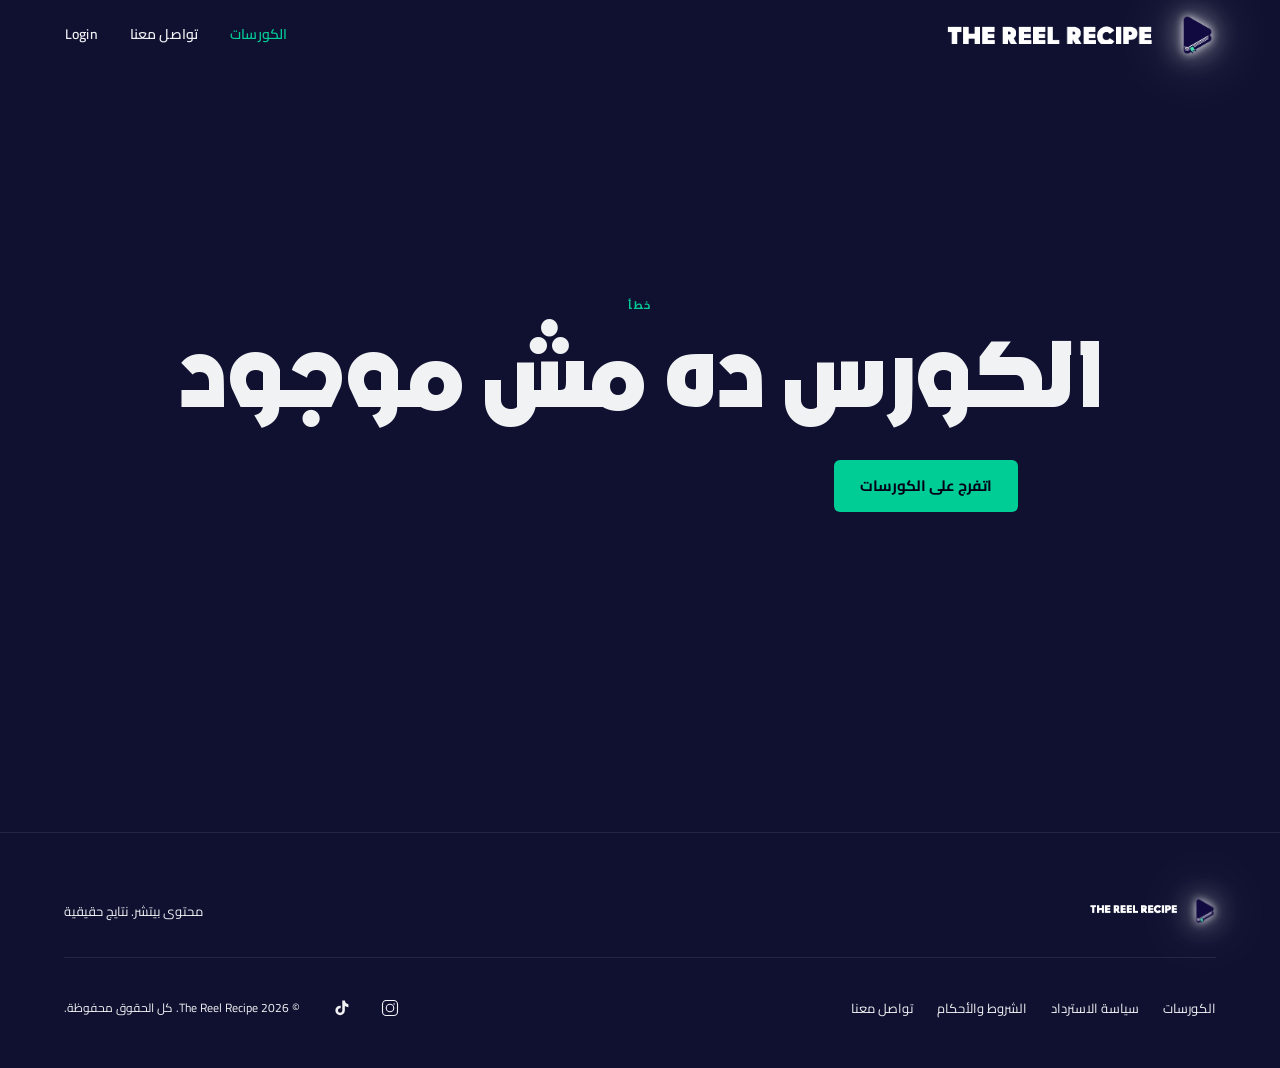
<file: checkout.html>
<!DOCTYPE html>
<html lang="ar" dir="rtl">
<head>
  <meta charset="UTF-8">
  <meta name="viewport" content="width=device-width, initial-scale=1.0">
  <title>الدفع | The Reel Recipe</title>
  <meta name="description" content="أكمل تسجيلك — TRR Learning.">
  <meta name="theme-color" content="#090b1a">

  <link rel="preconnect" href="https://fonts.googleapis.com">
  <link rel="preconnect" href="https://fonts.gstatic.com" crossorigin>
  <link rel="preload" href="./fonts/vip-hala-bold.otf" as="font" type="font/otf" crossorigin>
  <link href="https://fonts.googleapis.com/css2?family=Barlow+Condensed:ital,wght@0,600;0,700;0,800;0,900;1,700;1,800&family=Figtree:wght@300;400;500;600&family=Cairo:wght@400;500;600;700;800&display=block" rel="stylesheet">

  <link rel="stylesheet" href="./styles.css">

  <style>
    .checkout-wrap {
      min-height: calc(100svh - 68px);
      padding: clamp(100px, 12vw, 148px) 0 clamp(64px, 8vw, 100px);
    }

    .checkout-layout {
      display: grid;
      grid-template-columns: 1fr 400px;
      gap: clamp(32px, 5vw, 64px);
      align-items: start;
    }

    .checkout-summary {
      background: var(--surface);
      border: 1px solid var(--border);
      border-radius: var(--r-lg);
      padding: 28px;
      display: flex;
      flex-direction: column;
      gap: 20px;
      position: sticky;
      top: 88px;
    }

    .summary-label {
      font-size: 10px;
      font-weight: 800;
      letter-spacing: 0.2em;
      text-transform: uppercase;
      color: var(--text-2);
    }

    .summary-title {
      font-family: var(--fd);
      font-size: clamp(24px, 3vw, 32px);
      font-weight: 800;
      text-transform: uppercase;
      letter-spacing: -0.01em;
      line-height: 1.05;
      color: var(--text);
    }

    .summary-type-row {
      display: flex;
      align-items: center;
      gap: 8px;
    }

    .type-badge {
      display: inline-flex;
      align-items: center;
      font-size: 10px;
      font-weight: 800;
      letter-spacing: 0.16em;
      text-transform: uppercase;
      padding: 3px 10px;
      border-radius: 4px;
    }
    .type-badge--online {
      color: var(--accent);
      background: oklch(74% 0.17 168 / 0.12);
      border: 1px solid oklch(74% 0.17 168 / 0.28);
    }
    .type-badge--physical {
      color: oklch(80% 0.16 55);
      background: oklch(80% 0.16 55 / 0.1);
      border: 1px solid oklch(80% 0.16 55 / 0.28);
    }

    .summary-divider {
      height: 1px;
      background: var(--border);
    }

    .summary-line {
      display: flex;
      justify-content: space-between;
      align-items: center;
      gap: 12px;
      font-size: 14px;
      color: var(--text-2);
    }

    .summary-total {
      display: flex;
      justify-content: space-between;
      align-items: baseline;
      gap: 12px;
    }

    .total-label {
      font-size: 13px;
      font-weight: 700;
      color: var(--text-2);
    }

    .total-amount {
      font-family: var(--fd);
      font-size: clamp(28px, 3.5vw, 38px);
      font-weight: 800;
      letter-spacing: -0.02em;
      color: var(--text);
    }

    .vat-note {
      font-size: 11px;
      color: var(--text-2);
      text-align: right;
    }

    .summary-refund-note {
      font-size: 12px;
      color: oklch(80% 0.008 278);
      line-height: 1.6;
      border-top: 1px solid var(--border);
      padding-top: 16px;
    }

    .summary-refund-note a {
      color: var(--accent);
      text-decoration: underline;
    }

    /* Payment area */
    .checkout-main {
      display: flex;
      flex-direction: column;
      gap: 24px;
    }

    .checkout-section-title {
      font-family: var(--fd);
      font-size: clamp(28px, 3.5vw, 40px);
      font-weight: 800;
      text-transform: uppercase;
      letter-spacing: -0.02em;
      color: var(--text);
    }

    .checkout-notice {
      display: flex;
      gap: 14px;
      align-items: flex-start;
      padding: 18px 20px;
      background: var(--surface);
      border: 1px solid var(--border);
      border-radius: var(--r-lg);
      font-size: 14px;
      color: var(--text-2);
      line-height: 1.6;
    }

    .checkout-notice-icon {
      flex-shrink: 0;
      margin-top: 1px;
      color: var(--accent);
    }

    /* PAYMENT INTEGRATION MOUNT POINT */
    /* Egyptian gateway (Paymob / Fawry / Kashier) iframe or redirect mounts here later. */
    /* Amount/currency MUST be read from courses-data.js, never hard-coded here. */
    #payment-container {
      min-height: 64px;
    }

    .pay-placeholder {
      padding: 24px 20px;
      background: var(--surface);
      border: 1px dashed var(--border-2);
      border-radius: var(--r-lg);
      display: flex;
      flex-direction: column;
      gap: 8px;
      align-items: center;
      text-align: center;
    }

    .pay-placeholder-label {
      font-size: 11px;
      font-weight: 700;
      letter-spacing: 0.14em;
      text-transform: uppercase;
      color: var(--text-2);
    }

    .pay-placeholder-sub {
      font-size: 13px;
      color: oklch(72% 0.012 278);
    }

    #pay-btn {
      font-family: inherit;
      font-size: 15px;
      font-weight: 700;
      padding: 14px 28px;
      background: var(--border-2);
      color: oklch(60% 0.008 278);
      border: none;
      border-radius: var(--r);
      cursor: not-allowed;
      width: 100%;
    }

    /* DEMO ONLY — remove before going live */
    .demo-simulate {
      display: flex;
      align-items: center;
      justify-content: center;
      gap: 6px;
      font-size: 12px;
      color: oklch(72% 0.012 278);
      padding: 12px;
      border: 1px dashed var(--border);
      border-radius: var(--r);
    }

    .demo-simulate a {
      color: oklch(80% 0.16 55);
      text-decoration: underline;
      font-weight: 600;
    }

    .error-state {
      padding: clamp(100px, 12vw, 148px) 0;
      text-align: center;
    }

    @media (max-width: 768px) {
      .checkout-layout {
        grid-template-columns: 1fr;
      }
      .checkout-summary {
        position: static;
        order: -1;
      }
    }
  </style>
</head>

<body>
  <a href="#main-content" class="skip-link">انتقل للمحتوى</a>

  <!-- ===== NAVBAR ===== -->
  <div class="navbar-wrap" id="navbar-wrap">
    <nav class="navbar" id="navbar">
      <div class="nb-content">
        <a href="../" class="nb-logo">
          <picture>
            <source srcset="./logo-icon.avif" type="image/avif">
            <img src="./logo-icon.png" alt="" class="nb-logo-icon">
          </picture>
          <picture>
            <source srcset="./logo-wordmark.avif" type="image/avif">
            <img src="./logo-wordmark.png" alt="The Reel Recipe" class="nb-logo-wordmark">
          </picture>
        </a>

        <div class="nb-links" id="nb-links">
          <a href="./index.html" class="nb-link nb-link--courses">الكورسات</a>
          <a href="./contact.html" class="nb-link">تواصل معنا</a>
          <a href="./login.html" class="nb-link" id="nav-login">Login</a>
          <a href="./my-learning.html" class="nb-link" id="nav-mylearning" style="display:none">تعلّمي</a>
          <button class="nb-link" id="nav-logout" style="display:none;background:none;border:none;cursor:pointer;font:inherit;color:inherit;padding:0;">تسجيل الخروج</button>
        </div>

        <div class="nb-right-mobile">
          <button type="button" class="nb-menu-btn" id="menuBtn" aria-label="افتح القائمة">
            <svg id="iconMenu" width="22" height="22" viewBox="0 0 24 24" fill="none" stroke="currentColor" stroke-width="2" stroke-linecap="round"><line x1="3" y1="6" x2="21" y2="6"/><line x1="3" y1="12" x2="21" y2="12"/><line x1="3" y1="18" x2="21" y2="18"/></svg>
            <svg id="iconX" width="22" height="22" viewBox="0 0 24 24" fill="none" stroke="currentColor" stroke-width="2" stroke-linecap="round" style="display:none"><line x1="18" y1="6" x2="6" y2="18"/><line x1="6" y1="6" x2="18" y2="18"/></svg>
          </button>
        </div>
      </div>
    </nav>
  </div>

  <!-- Mobile menu -->
  <div class="mobile-menu" id="mobileMenu">
    <div class="mm-header">
      <picture>
        <source srcset="./logo-icon.avif" type="image/avif">
        <img src="./logo-icon.png" alt="" class="mm-logo-icon">
      </picture>
      <button type="button" class="mobile-close" onclick="closeMobile()" aria-label="أغلق القائمة">
        <svg width="24" height="24" viewBox="0 0 24 24" fill="none" stroke="currentColor" stroke-width="2" stroke-linecap="round"><line x1="18" y1="6" x2="6" y2="18"/><line x1="6" y1="6" x2="18" y2="18"/></svg>
      </button>
    </div>
    <div class="mobile-links">
      <a href="./index.html" class="mobile-link mobile-link--courses" onclick="closeMobile()">الكورسات</a>
      <a href="./contact.html" class="mobile-link" onclick="closeMobile()">تواصل معنا</a>
      <a href="./login.html" class="mobile-link" id="mob-login" onclick="closeMobile()">Login</a>
      <a href="./my-learning.html" class="mobile-link" id="mob-mylearning" style="display:none" onclick="closeMobile()">تعلّمي</a>
      <button class="mobile-link" id="mob-logout" style="display:none;background:none;border:none;cursor:pointer;font:inherit;text-align:left;width:100%;padding:10px 0;border-bottom:1px solid var(--border);" onclick="closeMobile()">تسجيل الخروج</button>
    </div>
  </div>

  <main id="main-content">
    <div class="checkout-wrap">
      <div class="container" id="checkout-root">
        <!-- populated by JS -->
      </div>
    </div>
  </main>

  <!-- ===== FOOTER ===== -->
  <footer class="footer">
    <div class="container">
      <div class="footer-top">
        <a href="../" class="footer-brand">
          <picture>
            <source srcset="./logo-icon.avif" type="image/avif">
            <img src="./logo-icon.png" alt="" class="footer-icon">
          </picture>
          <picture>
            <source srcset="./logo-wordmark.avif" type="image/avif">
            <img src="./logo-wordmark.png" alt="The Reel Recipe" class="footer-wm">
          </picture>
        </a>
        <p class="footer-tag">محتوى بيتشر. نتايج حقيقية</p>
      </div>
      <div class="footer-bottom">
        <nav class="footer-nav">
          <a href="./index.html" class="footer-link">الكورسات</a>
          <a href="./refund-policy.html" class="footer-link">سياسة الاسترداد</a>
          <a href="./terms.html" class="footer-link">الشروط والأحكام</a>
          <a href="./contact.html" class="footer-link">تواصل معنا</a>
        </nav>
        <div class="footer-end">
          <div class="footer-socials">
            <a href="https://instagram.com/thereelrecipe" target="_blank" rel="noopener noreferrer" class="fsoc" aria-label="Instagram">
              <svg width="18" height="18" viewBox="0 0 24 24" fill="none" stroke="currentColor" stroke-width="1.5" stroke-linecap="round" stroke-linejoin="round" aria-hidden="true"><rect x="2" y="2" width="20" height="20" rx="5"/><circle cx="12" cy="12" r="5"/><circle cx="17.5" cy="6.5" r="1" fill="currentColor" stroke="none"/></svg>
            </a>
            <a href="https://tiktok.com/@thereelrecipe" target="_blank" rel="noopener noreferrer" class="fsoc" aria-label="TikTok">
              <svg width="18" height="18" viewBox="0 0 24 24" fill="currentColor" aria-hidden="true"><path d="M19.59 6.69a4.83 4.83 0 01-3.77-4.25V2h-3.45v13.67a2.89 2.89 0 01-2.88 2.5 2.89 2.89 0 01-2.89-2.89 2.89 2.89 0 012.89-2.89c.28 0 .54.04.79.1V9.01a6.27 6.27 0 00-.79-.05 6.34 6.34 0 00-6.34 6.34 6.34 6.34 0 006.34 6.34 6.34 6.34 0 006.34-6.34V9.42a8.16 8.16 0 004.76 1.52V7.49a4.81 4.81 0 01-1-.8z"/></svg>
            </a>
          </div>
          <p class="footer-copy" id="footerCopy"></p>
        </div>
      </div>
    </div>
  </footer>

  <script type="module">
    import { getCourseById, formatPrice } from './courses-data.js';
    import { isAuthenticated, logout } from './auth.js';

    /* Auth-aware nav */
    const authed = isAuthenticated();
    document.getElementById('nav-login').style.display      = authed ? 'none' : '';
    document.getElementById('nav-mylearning').style.display = authed ? ''     : 'none';
    document.getElementById('nav-logout').style.display     = authed ? ''     : 'none';
    document.getElementById('mob-login').style.display      = authed ? 'none' : '';
    document.getElementById('mob-mylearning').style.display = authed ? ''     : 'none';
    document.getElementById('mob-logout').style.display     = authed ? ''     : 'none';
    document.getElementById('nav-logout').addEventListener('click', logout);
    document.getElementById('mob-logout').addEventListener('click', logout);

    /* Resolve course from query string */
    const params = new URLSearchParams(window.location.search);
    const courseId = params.get('course');
    const course = courseId ? getCourseById(courseId) : null;
    const root = document.getElementById('checkout-root');

    if (!course) {
      root.innerHTML = `
        <div class="error-state">
          <div class="section-label">خطأ</div>
          <h1 class="section-title">الكورس ده مش موجود</h1>
          <p class="section-sub" style="margin-top:16px">
            <a href="./index.html" class="btn-primary" style="display:inline-flex;margin-top:20px">
              اتفرج على الكورسات
            </a>
          </p>
        </div>`;
    } else {
      const typeLabel  = course.type === 'online' ? 'أونلاين' : 'حضوري';
      const badgeClass = course.type === 'online' ? 'type-badge--online' : 'type-badge--physical';
      const venueLine  = course.venue
        ? `<span class="summary-line"><span>المكان</span><span>${course.venue}</span></span>`
        : '';
      const dateLine   = course.date
        ? `<span class="summary-line"><span>التاريخ</span><span>${course.date}</span></span>`
        : '';

      // DEMO ONLY — remove before going live ↓
      const demoLink = `./order-confirmation.html?course=${encodeURIComponent(course.id)}`;

      root.innerHTML = `
        <div class="checkout-layout">

          <!-- Left: payment area -->
          <div class="checkout-main">
            <h1 class="checkout-section-title">أكمل تسجيلك</h1>

            <div class="checkout-notice">
              <svg class="checkout-notice-icon" width="18" height="18" viewBox="0 0 24 24" fill="none" stroke="currentColor" stroke-width="2" stroke-linecap="round" stroke-linejoin="round" aria-hidden="true"><circle cx="12" cy="12" r="10"/><line x1="12" y1="8" x2="12" y2="12"/><line x1="12" y1="16" x2="12.01" y2="16"/></svg>
              <span>مش محتاج حساب عشان تشتري. بعد الدفع هتوصلك تفاصيل الوصول على email بتاعك.</span>
            </div>

            <!-- PAYMENT INTEGRATION MOUNT POINT -->
            <!-- Egyptian gateway (Paymob / Fawry / Kashier) iframe or redirect mounts here later. -->
            <!-- Amount/currency MUST be read from courses-data.js, never hard-coded here. -->
            <div id="payment-container">
              <div class="pay-placeholder">
                <span class="pay-placeholder-label">بوابة الدفع</span>
                <span class="pay-placeholder-sub">Paymob / Fawry / Kashier — هيتضاف قريباً</span>
              </div>
            </div>

            <button id="pay-btn" disabled aria-disabled="true">بوابة الدفع هتتضاف قريباً</button>

            <!-- DEMO ONLY — this link is for prototype testing only. Remove before going live. -->
            <div class="demo-simulate" aria-hidden="true">
              <svg width="13" height="13" viewBox="0 0 24 24" fill="none" stroke="currentColor" stroke-width="2" stroke-linecap="round" aria-hidden="true"><path d="M10.29 3.86L1.82 18a2 2 0 001.71 3h16.94a2 2 0 001.71-3L13.71 3.86a2 2 0 00-3.42 0z"/><line x1="12" y1="9" x2="12" y2="13"/><line x1="12" y1="17" x2="12.01" y2="17"/></svg>
              ديمو فقط —
              <a href="${demoLink}">جرب دفع ناجح</a>
            </div>
          </div>

          <!-- Right: order summary -->
          <aside class="checkout-summary">
            <span class="summary-label">ملخص الطلب</span>
            <h2 class="summary-title">${course.title}</h2>
            <div class="summary-type-row">
              <span class="type-badge ${badgeClass}">${typeLabel}</span>
            </div>
            ${venueLine || dateLine
              ? `<div style="display:flex;flex-direction:column;gap:6px">${venueLine}${dateLine}</div>`
              : ''}
            <div class="summary-divider"></div>
            <div style="display:flex;flex-direction:column;gap:6px">
              <div class="summary-total">
                <span class="total-label">الإجمالي</span>
                <span class="total-amount">${formatPrice(course.priceEGP)}</span>
              </div>
              <p class="vat-note">السعر شامل الضريبة</p>
            </div>
            <p class="summary-refund-note">
              عندك حق استرداد كامل خلال 14 يوم بموجب قانون حماية المستهلك المصري رقم 181 لسنة 2018.
              بالنسبة للكورسات الأونلاين، بينتهي حق الاسترداد لو دخلت جزء كبير من المحتوى.
              <a href="./refund-policy.html">سياسة الاسترداد الكاملة ←</a>
            </p>
          </aside>

        </div>
      `;
    }

    /* Navbar */
    const navbar  = document.getElementById('navbar');
    const menuBtn = document.getElementById('menuBtn');
    const iconMenu = document.getElementById('iconMenu');
    const iconX   = document.getElementById('iconX');
    const mobileMenu = document.getElementById('mobileMenu');

    window.addEventListener('scroll', () => {
      navbar.classList.toggle('scrolled', window.scrollY > 50);
    }, { passive: true });

    if (menuBtn) {
      menuBtn.addEventListener('click', () => {
        const open = mobileMenu.classList.toggle('open');
        iconMenu.style.display = open ? 'none'  : 'block';
        iconX.style.display    = open ? 'block' : 'none';
        navbar.classList.toggle('menu-open', open);
      });
    }

    window.closeMobile = function() {
      mobileMenu.classList.remove('open');
      if (iconMenu) iconMenu.style.display = 'block';
      if (iconX)    iconX.style.display    = 'none';
      navbar.classList.remove('menu-open');
    };

    document.getElementById('footerCopy').textContent =
      `© ${new Date().getFullYear()} The Reel Recipe. كل الحقوق محفوظة.`;
  </script>
</body>
</html>
</file>
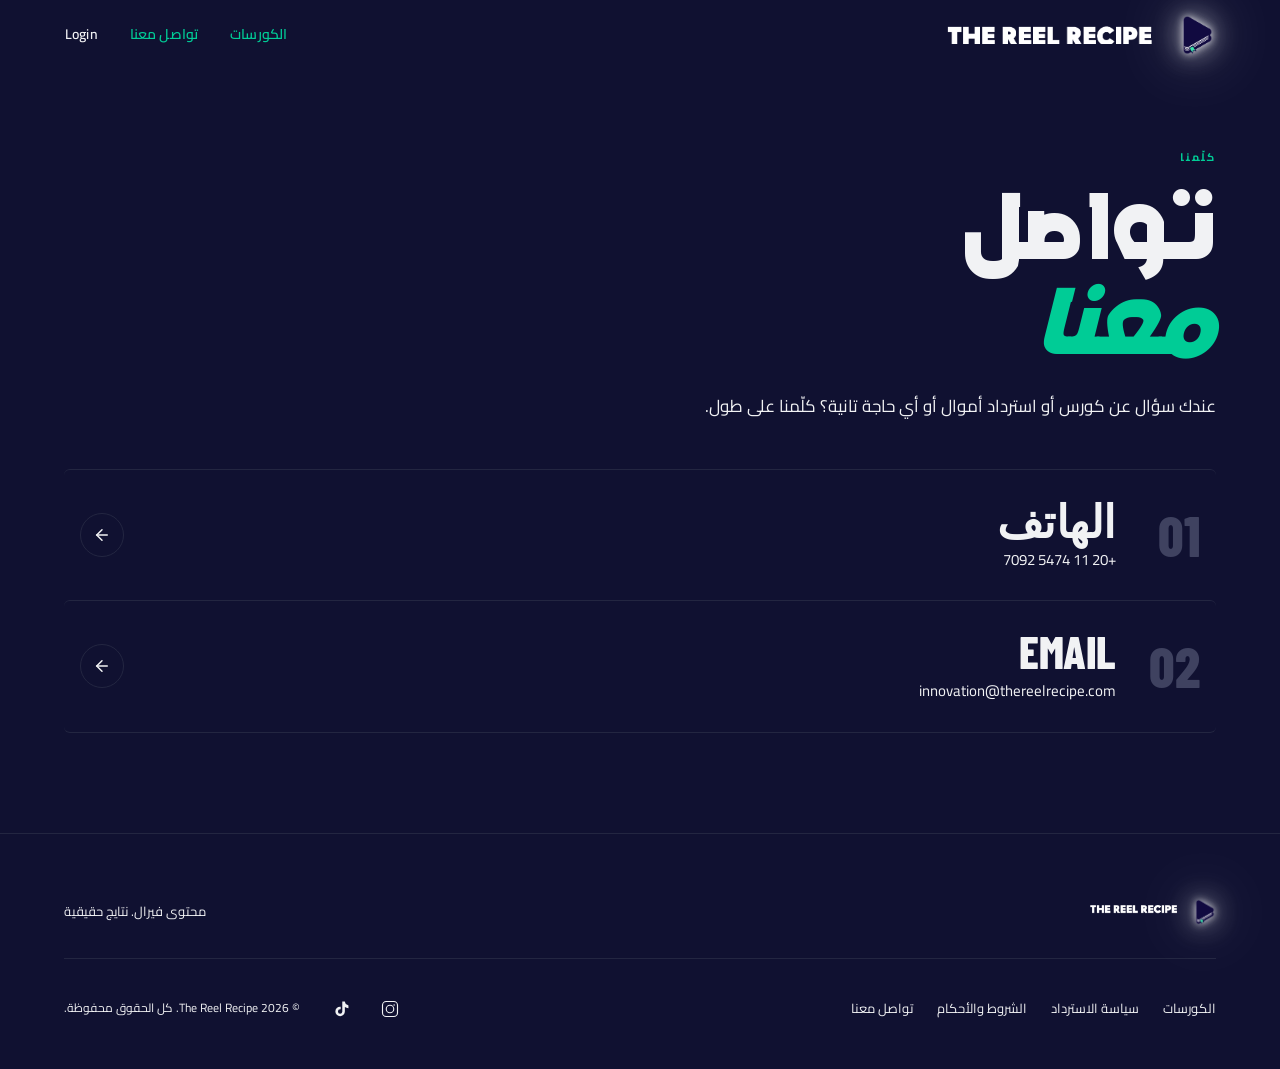
<file: contact.html>
<!DOCTYPE html>
<html lang="ar" dir="rtl">
<head>
  <meta charset="UTF-8">
  <meta name="viewport" content="width=device-width, initial-scale=1.0">
  <title>تواصل معنا | The Reel Recipe</title>
  <meta name="description" content="تواصل مع فريق The Reel Recipe.">
  <meta name="theme-color" content="#090b1a">

  <link rel="preconnect" href="https://fonts.googleapis.com">
  <link rel="preconnect" href="https://fonts.gstatic.com" crossorigin>
  <link rel="preload" href="./fonts/vip-hala-bold.otf" as="font" type="font/otf" crossorigin>
  <link href="https://fonts.googleapis.com/css2?family=Barlow+Condensed:ital,wght@0,600;0,700;0,800;0,900;1,700;1,800&family=Figtree:wght@300;400;500;600&family=Cairo:wght@400;500;600;700;800&display=block" rel="stylesheet">

  <link rel="stylesheet" href="./styles.css">

  <style>
    .contact-wrap {
      padding: clamp(100px, 12vw, 148px) 0 clamp(64px, 8vw, 100px);
      min-height: calc(100svh - 68px);
    }
  </style>
</head>

<body>
  <a href="#main-content" class="skip-link">انتقل للمحتوى</a>

  <div class="navbar-wrap" id="navbar-wrap">
    <nav class="navbar" id="navbar">
      <div class="nb-content">
        <a href="../" class="nb-logo">
          <picture>
            <source srcset="./logo-icon.avif" type="image/avif">
            <img src="./logo-icon.png" alt="" class="nb-logo-icon">
          </picture>
          <picture>
            <source srcset="./logo-wordmark.avif" type="image/avif">
            <img src="./logo-wordmark.png" alt="The Reel Recipe" class="nb-logo-wordmark">
          </picture>
        </a>
        <div class="nb-links">
          <a href="./index.html" class="nb-link nb-link--courses">الكورسات</a>
          <a href="./contact.html" class="nb-link" style="color:var(--accent)">تواصل معنا</a>
          <a href="./login.html" class="nb-link" id="nav-login">Login</a>
          <a href="./my-learning.html" class="nb-link" id="nav-mylearning" style="display:none">تعلّمي</a>
          <button class="nb-link" id="nav-logout" style="display:none;background:none;border:none;cursor:pointer;font:inherit;color:inherit;padding:0;">تسجيل الخروج</button>
        </div>
        <div class="nb-right-mobile">
          <button type="button" class="nb-menu-btn" id="menuBtn" aria-label="فتح القائمة">
            <svg id="iconMenu" width="22" height="22" viewBox="0 0 24 24" fill="none" stroke="currentColor" stroke-width="2" stroke-linecap="round"><line x1="3" y1="6" x2="21" y2="6"/><line x1="3" y1="12" x2="21" y2="12"/><line x1="3" y1="18" x2="21" y2="18"/></svg>
            <svg id="iconX" width="22" height="22" viewBox="0 0 24 24" fill="none" stroke="currentColor" stroke-width="2" stroke-linecap="round" style="display:none"><line x1="18" y1="6" x2="6" y2="18"/><line x1="6" y1="6" x2="18" y2="18"/></svg>
          </button>
        </div>
      </div>
    </nav>
  </div>

  <div class="mobile-menu" id="mobileMenu">
    <div class="mm-header">
      <picture>
        <source srcset="./logo-icon.avif" type="image/avif">
        <img src="./logo-icon.png" alt="" class="mm-logo-icon">
      </picture>
      <button type="button" class="mobile-close" onclick="closeMobile()" aria-label="إغلاق القائمة">
        <svg width="24" height="24" viewBox="0 0 24 24" fill="none" stroke="currentColor" stroke-width="2" stroke-linecap="round"><line x1="18" y1="6" x2="6" y2="18"/><line x1="6" y1="6" x2="18" y2="18"/></svg>
      </button>
    </div>
    <div class="mobile-links">
      <a href="./index.html" class="mobile-link mobile-link--courses" onclick="closeMobile()">الكورسات</a>
      <a href="./contact.html" class="mobile-link" onclick="closeMobile()">تواصل معنا</a>
      <a href="./login.html" class="mobile-link" id="mob-login" onclick="closeMobile()">Login</a>
      <a href="./my-learning.html" class="mobile-link" id="mob-mylearning" style="display:none" onclick="closeMobile()">تعلّمي</a>
      <button class="mobile-link" id="mob-logout" style="display:none;background:none;border:none;cursor:pointer;font:inherit;text-align:left;width:100%;padding:10px 0;border-bottom:1px solid var(--border);" onclick="closeMobile()">تسجيل الخروج</button>
    </div>
  </div>

  <main id="main-content">
    <div class="contact-wrap">
      <div class="container">

        <div class="contact-head">
          <div class="section-label fade-up">كلّمنا</div>
          <h1 class="section-title fade-up" style="animation-delay:.1s">
            تواصل<br>
            <em style="font-style:italic;color:var(--accent)">معنا</em>
          </h1>
          <p class="section-sub fade-up" style="animation-delay:.22s">
            عندك سؤال عن كورس أو استرداد أموال أو أي حاجة تانية؟ كلّمنا على طول.
          </p>
        </div>

        <div class="contact-list">

          <!-- PLACEHOLDER — replace with final contact details before launch -->
          <a href="tel:+201154747092" class="contact-btn scroll-reveal">
            <div class="cbtn-num" aria-hidden="true">01</div>
            <div>
              <div class="cbtn-label">
                الهاتف
                <!-- PLACEHOLDER contact number -->
              </div>
              <div style="font-size:15px;color:var(--text-2);margin-top:4px">+20 11 5474 7092</div>
            </div>
            <div class="cbtn-arr" aria-hidden="true">
              <svg width="18" height="18" viewBox="0 0 24 24" fill="none" stroke="currentColor" stroke-width="2" stroke-linecap="round"><path d="M5 12h14"/><path d="m12 5 7 7-7 7"/></svg>
            </div>
          </a>

          <a href="mailto:innovation@thereelrecipe.com" class="contact-btn scroll-reveal" style="transition-delay:.06s">
            <div class="cbtn-num" aria-hidden="true">02</div>
            <div>
              <div class="cbtn-label">
                Email
                <!-- PLACEHOLDER contact email -->
              </div>
              <div style="font-size:15px;color:var(--text-2);margin-top:4px">innovation@thereelrecipe.com</div>
            </div>
            <div class="cbtn-arr" aria-hidden="true">
              <svg width="18" height="18" viewBox="0 0 24 24" fill="none" stroke="currentColor" stroke-width="2" stroke-linecap="round"><path d="M5 12h14"/><path d="m12 5 7 7-7 7"/></svg>
            </div>
          </a>

        </div>

      </div>
    </div>
  </main>

  <footer class="footer">
    <div class="container">
      <div class="footer-top">
        <a href="../" class="footer-brand">
          <picture>
            <source srcset="./logo-icon.avif" type="image/avif">
            <img src="./logo-icon.png" alt="" class="footer-icon">
          </picture>
          <picture>
            <source srcset="./logo-wordmark.avif" type="image/avif">
            <img src="./logo-wordmark.png" alt="The Reel Recipe" class="footer-wm">
          </picture>
        </a>
        <p class="footer-tag">محتوى فيرال. نتايج حقيقية</p>
      </div>
      <div class="footer-bottom">
        <nav class="footer-nav">
          <a href="./index.html" class="footer-link">الكورسات</a>
          <a href="./refund-policy.html" class="footer-link">سياسة الاسترداد</a>
          <a href="./terms.html" class="footer-link">الشروط والأحكام</a>
          <a href="./contact.html" class="footer-link">تواصل معنا</a>
        </nav>
        <div class="footer-end">
          <div class="footer-socials">
            <a href="https://instagram.com/thereelrecipe" target="_blank" rel="noopener noreferrer" class="fsoc" aria-label="Instagram">
              <svg width="18" height="18" viewBox="0 0 24 24" fill="none" stroke="currentColor" stroke-width="1.5" stroke-linecap="round" stroke-linejoin="round" aria-hidden="true"><rect x="2" y="2" width="20" height="20" rx="5"/><circle cx="12" cy="12" r="5"/><circle cx="17.5" cy="6.5" r="1" fill="currentColor" stroke="none"/></svg>
            </a>
            <a href="https://tiktok.com/@thereelrecipe" target="_blank" rel="noopener noreferrer" class="fsoc" aria-label="TikTok">
              <svg width="18" height="18" viewBox="0 0 24 24" fill="currentColor" aria-hidden="true"><path d="M19.59 6.69a4.83 4.83 0 01-3.77-4.25V2h-3.45v13.67a2.89 2.89 0 01-2.88 2.5 2.89 2.89 0 01-2.89-2.89 2.89 2.89 0 012.89-2.89c.28 0 .54.04.79.1V9.01a6.27 6.27 0 00-.79-.05 6.34 6.34 0 00-6.34 6.34 6.34 6.34 0 006.34 6.34 6.34 6.34 0 006.34-6.34V9.42a8.16 8.16 0 004.76 1.52V7.49a4.81 4.81 0 01-1-.8z"/></svg>
            </a>
          </div>
          <p class="footer-copy" id="footerCopy"></p>
        </div>
      </div>
    </div>
  </footer>

  <script type="module">
    import { isAuthenticated, logout } from './auth.js';
    const authed = isAuthenticated();
    document.getElementById('nav-login').style.display      = authed ? 'none' : '';
    document.getElementById('nav-mylearning').style.display = authed ? ''     : 'none';
    document.getElementById('nav-logout').style.display     = authed ? ''     : 'none';
    document.getElementById('mob-login').style.display      = authed ? 'none' : '';
    document.getElementById('mob-mylearning').style.display = authed ? ''     : 'none';
    document.getElementById('mob-logout').style.display     = authed ? ''     : 'none';
    document.getElementById('nav-logout').addEventListener('click', logout);
    document.getElementById('mob-logout').addEventListener('click', logout);

    const navbar  = document.getElementById('navbar');
    const menuBtn = document.getElementById('menuBtn');
    const iconMenu = document.getElementById('iconMenu');
    const iconX   = document.getElementById('iconX');
    const mobileMenu = document.getElementById('mobileMenu');

    window.addEventListener('scroll', () => {
      navbar.classList.toggle('scrolled', window.scrollY > 50);
    }, { passive: true });

    if (menuBtn) {
      menuBtn.addEventListener('click', () => {
        const open = mobileMenu.classList.toggle('open');
        iconMenu.style.display = open ? 'none'  : 'block';
        iconX.style.display    = open ? 'block' : 'none';
        navbar.classList.toggle('menu-open', open);
      });
    }

    window.closeMobile = function() {
      mobileMenu.classList.remove('open');
      if (iconMenu) iconMenu.style.display = 'block';
      if (iconX)    iconX.style.display    = 'none';
      navbar.classList.remove('menu-open');
    };

    const ro = new IntersectionObserver(entries => {
      entries.forEach(e => { if (e.isIntersecting) e.target.classList.add('visible'); });
    }, { threshold: 0.1 });
    document.querySelectorAll('.scroll-reveal').forEach(el => ro.observe(el));

    document.getElementById('footerCopy').textContent =
      `© ${new Date().getFullYear()} The Reel Recipe. كل الحقوق محفوظة.`;
  </script>
</body>
</html>
</file>
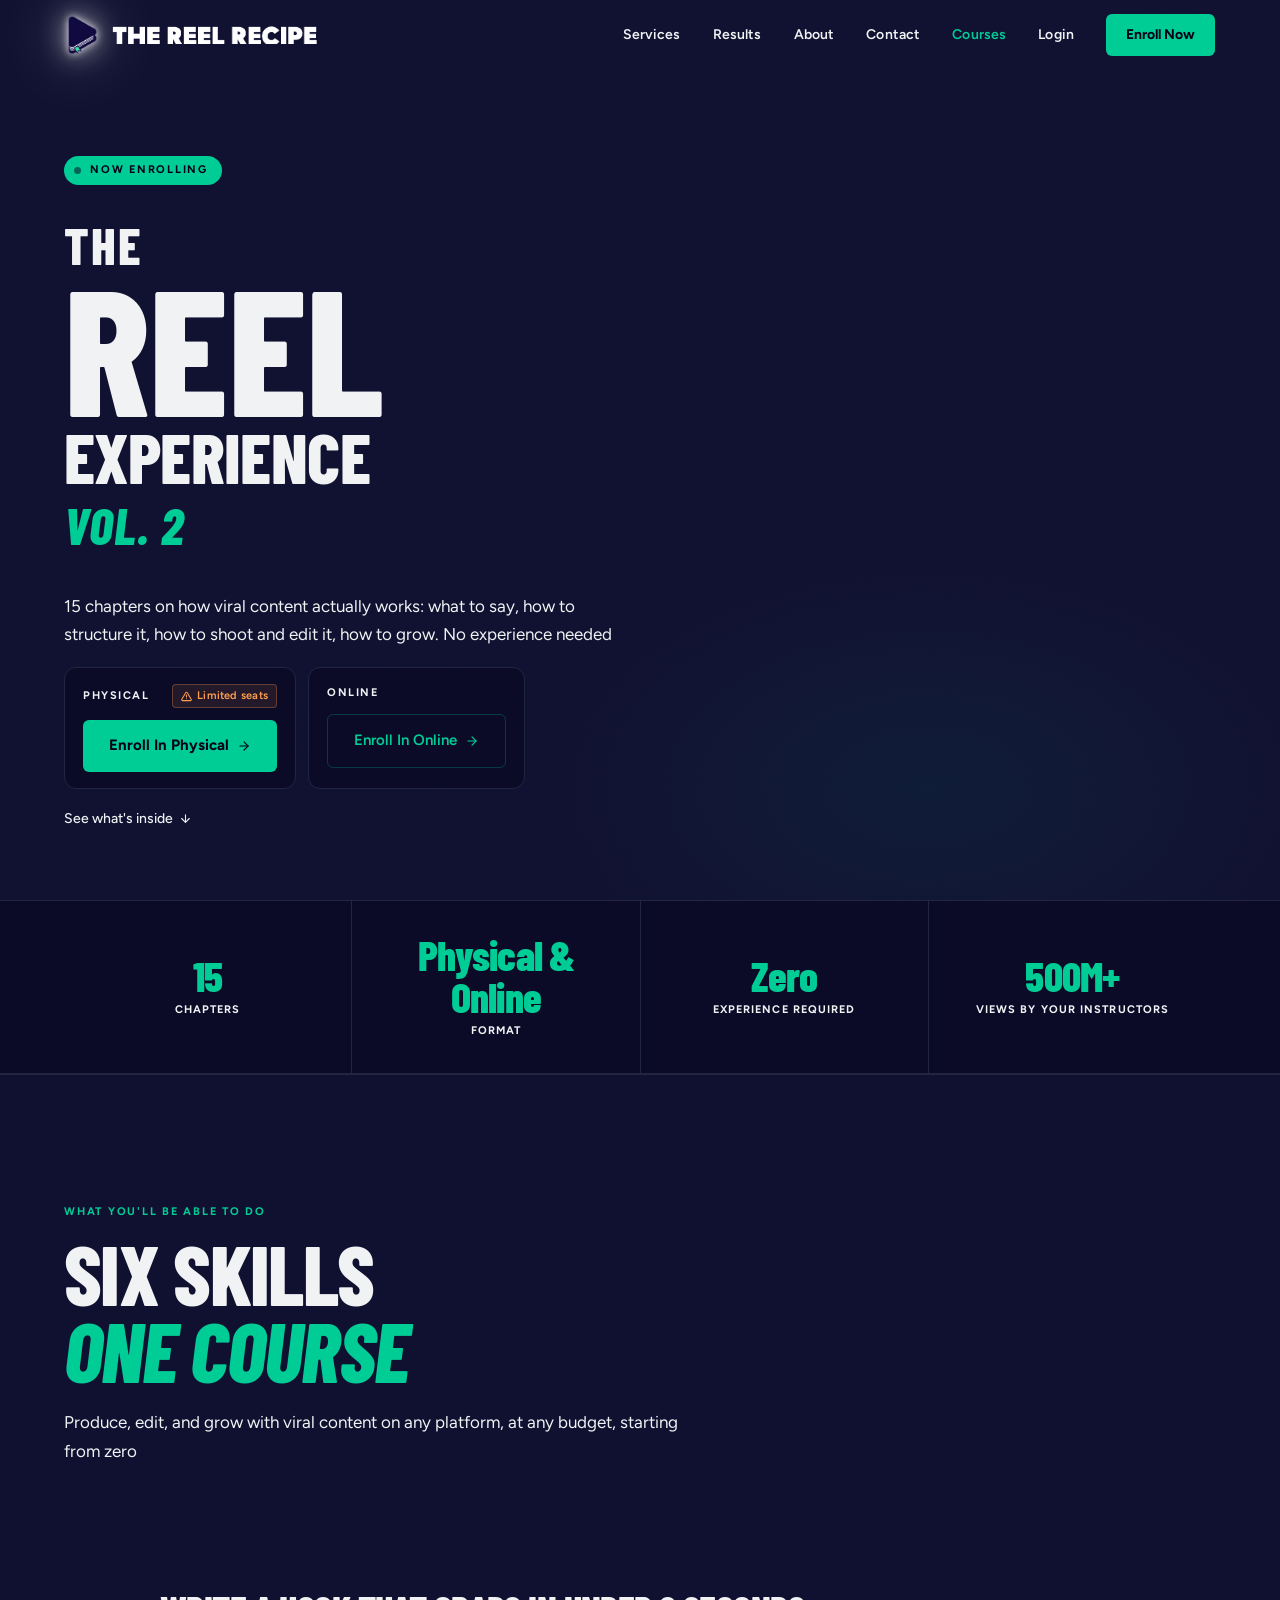
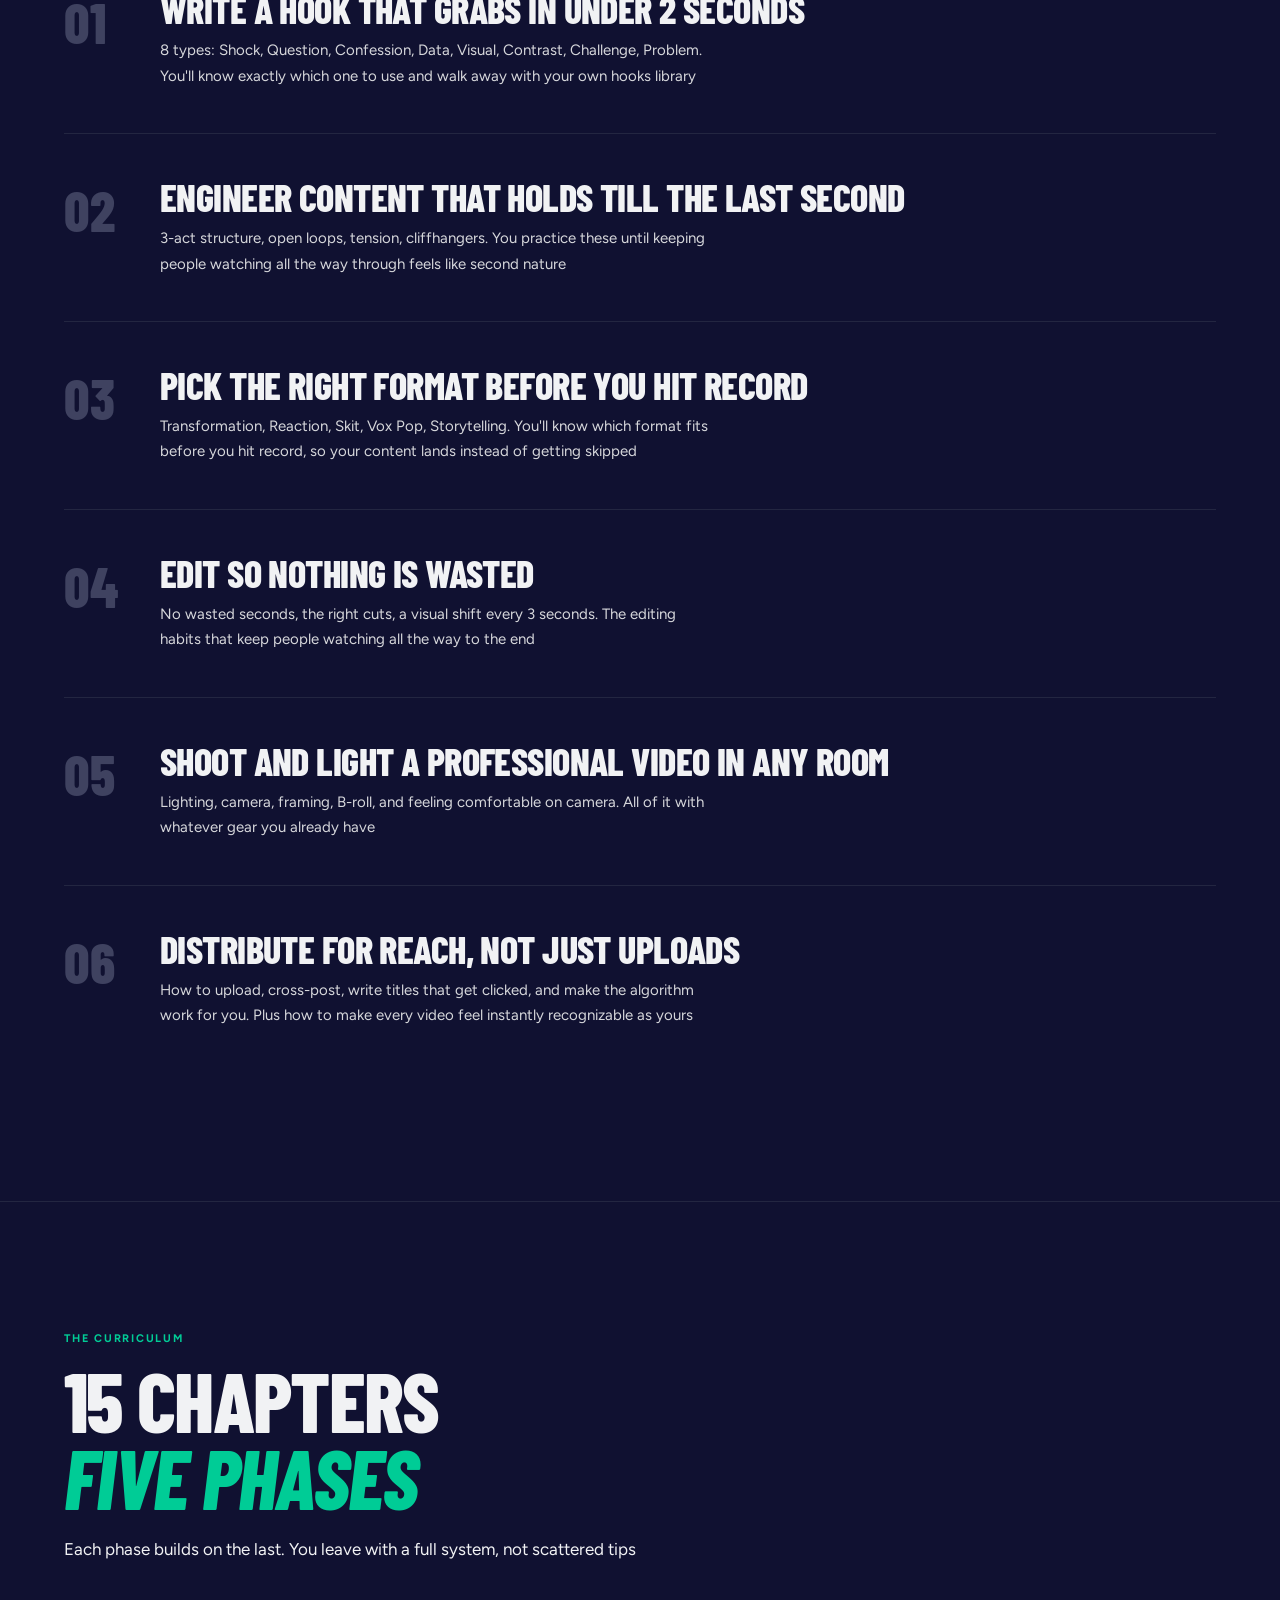
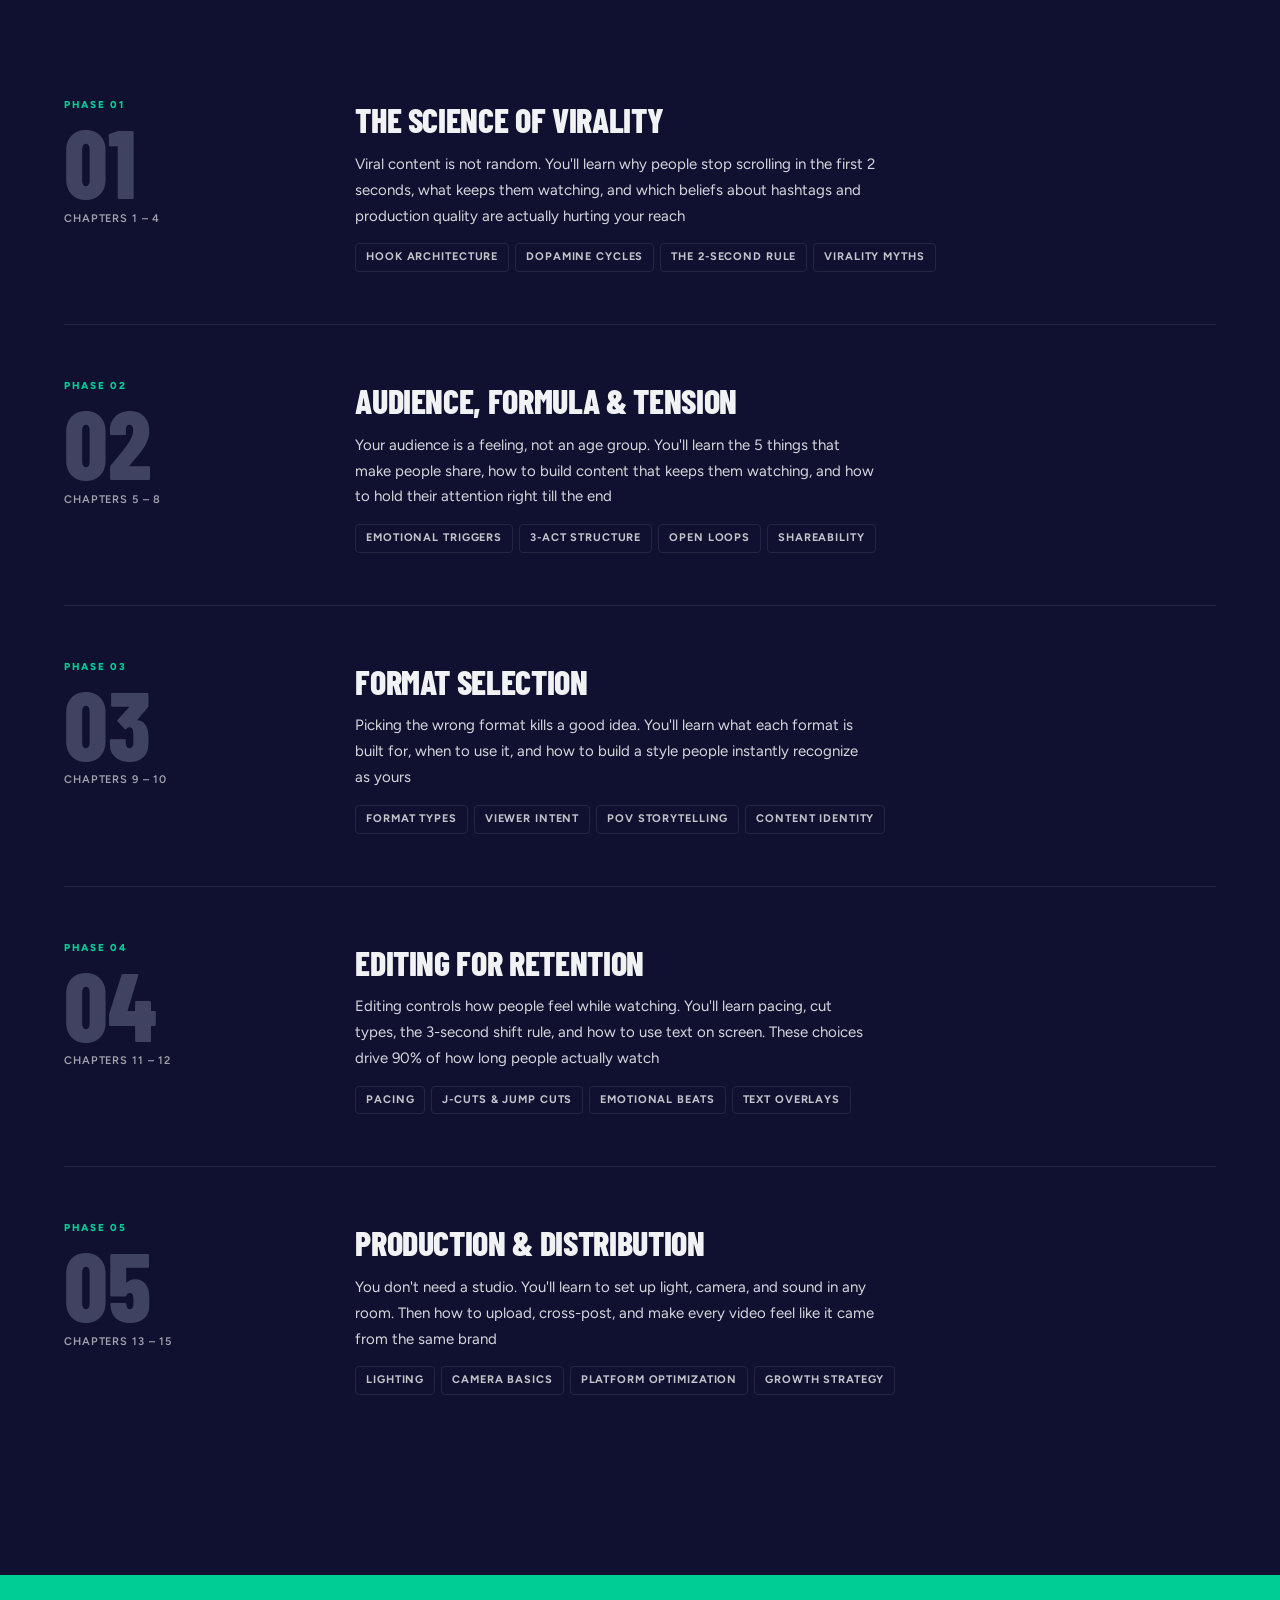
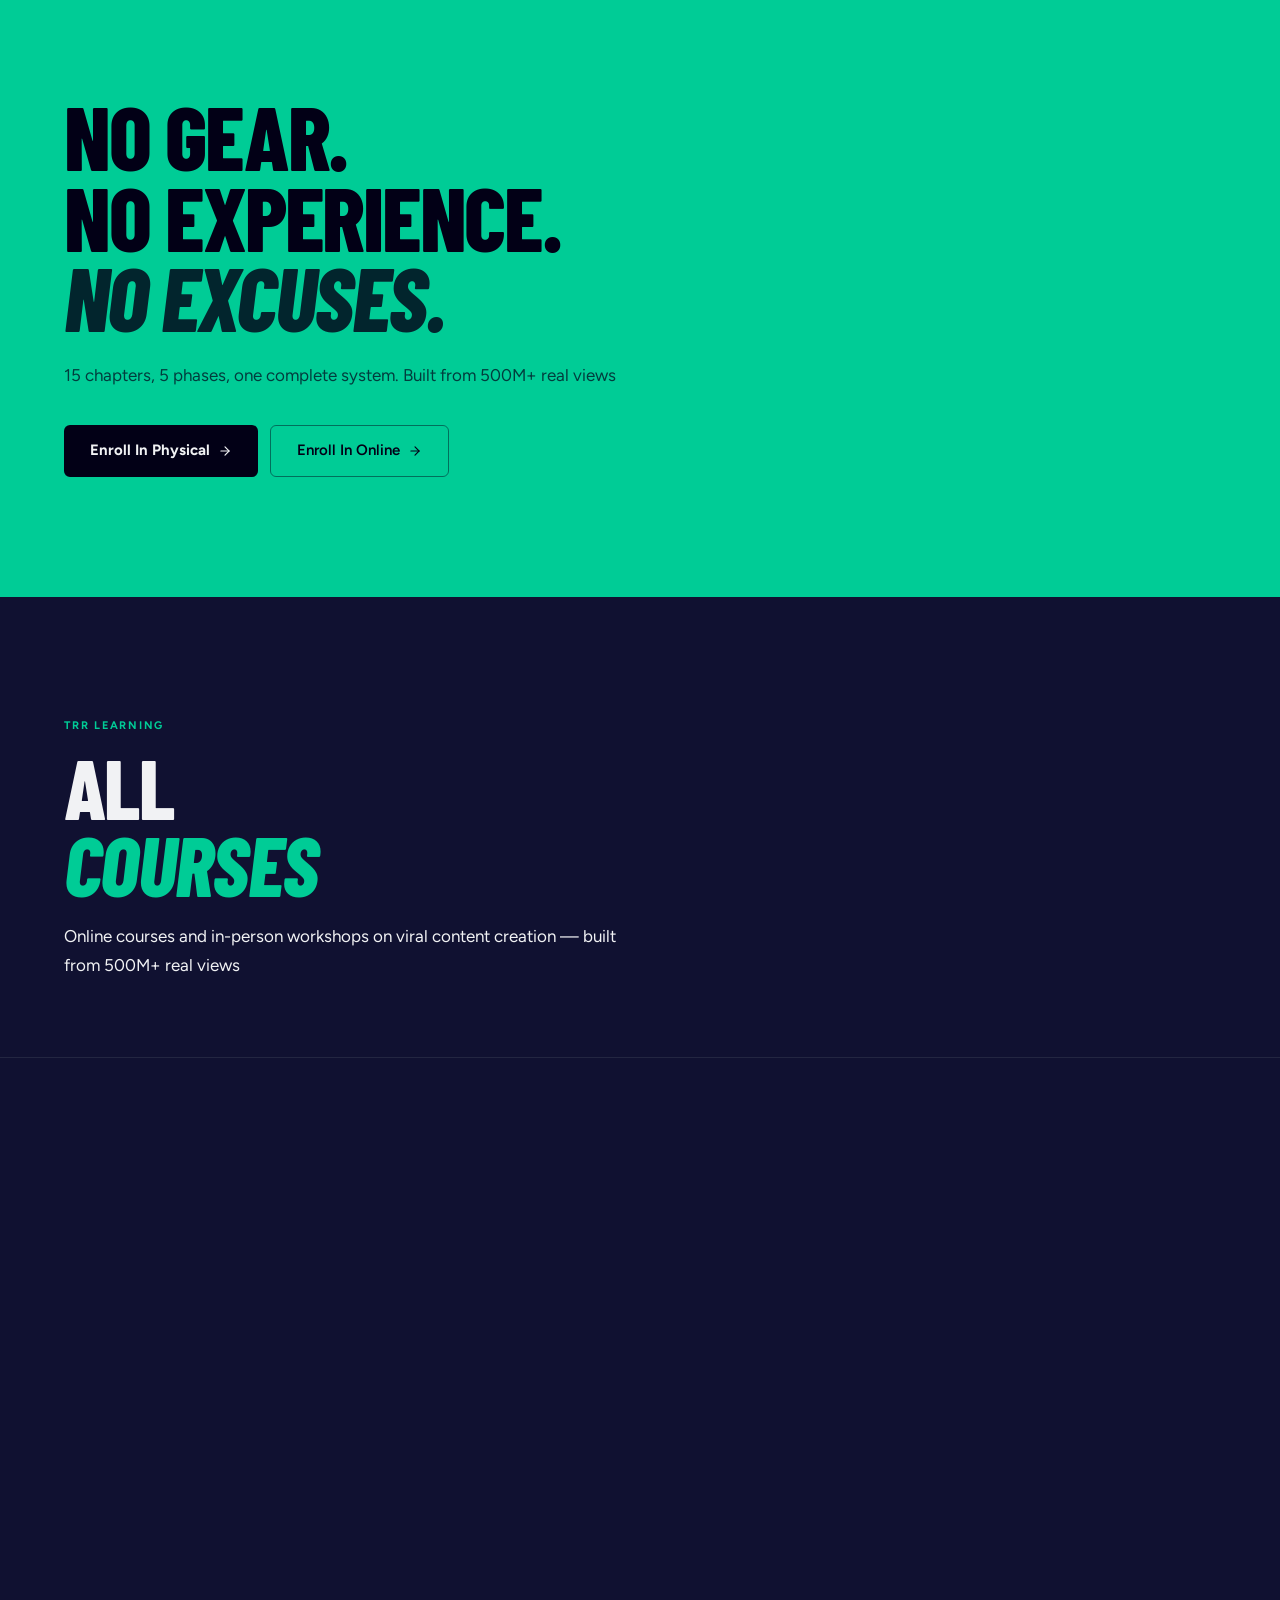
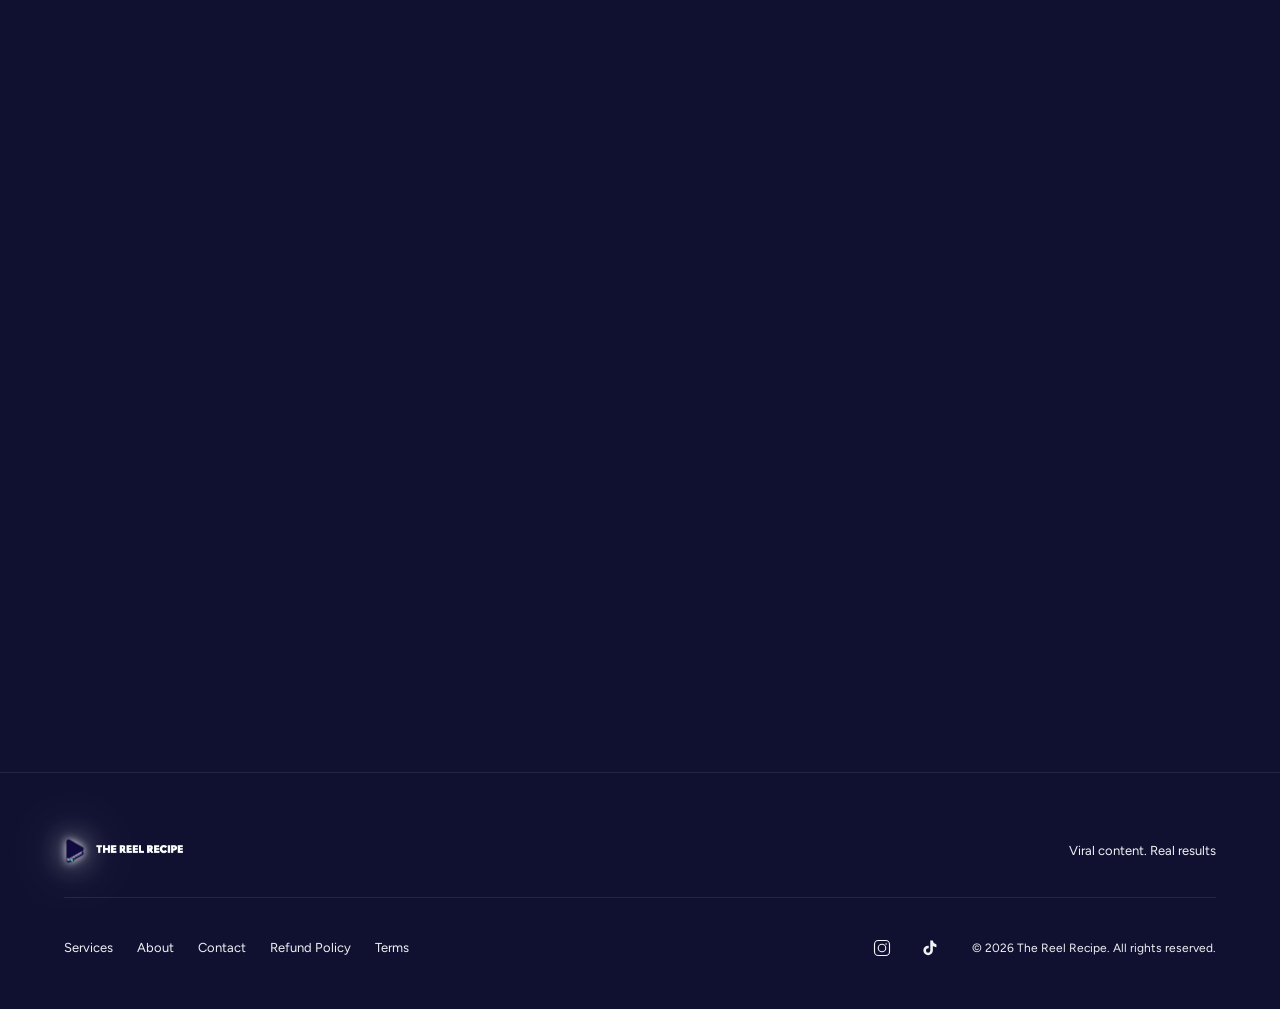
<file: course.html>
<!DOCTYPE html>
<html lang="en" dir="ltr">
<head>
  <!-- Google Tag Manager -->
  <script>(function(w,d,s,l,i){w[l]=w[l]||[];w[l].push({'gtm.start':
  new Date().getTime(),event:'gtm.js'});var f=d.getElementsByTagName(s)[0],
  j=d.createElement(s),dl=l!='dataLayer'?'&l='+l:'';j.async=true;j.src=
  'https://www.googletagmanager.com/gtm.js?id='+i+dl;f.parentNode.insertBefore(j,f);
  })(window,document,'script','dataLayer','GTM-PLQF6TVG');</script>
  <!-- End Google Tag Manager -->

  <meta charset="UTF-8">
  <meta name="viewport" content="width=device-width, initial-scale=1.0">
  <title>The Reel Experience Vol. 2 | The Reel Recipe</title>
  <meta name="description" content="The Reel Experience Vol. 2 — 15 chapters. The complete system for making content that goes viral, from the team behind 500M+ views.">
  <meta name="theme-color" content="#090b1a">

  <link rel="preconnect" href="https://fonts.googleapis.com">
  <link rel="preconnect" href="https://fonts.gstatic.com" crossorigin>
  <link rel="preload" href="./fonts/vip-hala-bold.otf" as="font" type="font/otf" crossorigin>
  <link href="https://fonts.googleapis.com/css2?family=Barlow+Condensed:ital,wght@0,600;0,700;0,800;0,900;1,700;1,800&family=Figtree:wght@300;400;500;600&family=Cairo:wght@400;500;600;700;800&display=block" rel="stylesheet">

  <link rel="stylesheet" href="styles.css">

  <style>
    /* ── Course hero ── */
    .course-hero {
      min-height: 100svh;
      display: flex; flex-direction: column; justify-content: center;
      padding-top: 68px;
      position: relative; overflow: hidden;
    }

    .course-hero::before {
      content: '';
      position: absolute; inset: 0; z-index: 0; pointer-events: none;
      background-image: url("data:image/svg+xml,%3Csvg xmlns='http://www.w3.org/2000/svg' width='300' height='300'%3E%3Cfilter id='n'%3E%3CfeTurbulence type='fractalNoise' baseFrequency='0.75' numOctaves='4' stitchTiles='stitch'/%3E%3C/filter%3E%3Crect width='300' height='300' filter='url(%23n)'/%3E%3C/svg%3E");
      background-size: 200px;
      opacity: 0.038;
      mix-blend-mode: overlay;
    }

    .course-hero::after {
      content: '';
      position: absolute; bottom: -15%; right: -5%; z-index: 0; pointer-events: none;
      width: 65%; height: 55%;
      background: radial-gradient(ellipse at center, oklch(74% 0.17 168 / 0.06) 0%, transparent 65%);
    }

    .course-hero-inner {
      position: relative; z-index: 1;
      width: 100%; max-width: var(--wrap);
      margin: 0 auto;
      padding: clamp(28px, 3.5vw, 48px) clamp(20px, 5vw, 80px) clamp(16px, 2vw, 28px);
      flex: 1; display: flex; flex-direction: column; justify-content: center;
    }

    /* Enrollment badge */
    .enroll-badge {
      display: inline-flex; align-items: center; gap: 9px;
      font-size: 11px; font-weight: 700; letter-spacing: 0.16em; text-transform: uppercase;
      color: oklch(9% 0.065 278);
      background: var(--accent);
      padding: 5px 14px 5px 10px;
      border-radius: 999px;
      margin-bottom: clamp(20px, 3vw, 32px);
      width: fit-content;
    }

    .enroll-badge-dot {
      width: 7px; height: 7px; border-radius: 50%;
      background: oklch(9% 0.065 278 / 0.5);
      flex-shrink: 0;
      animation: badge-pulse 2.2s ease-in-out infinite;
    }

    @keyframes badge-pulse {
      0%, 100% { opacity: 1; transform: scale(1); }
      50%       { opacity: 0.35; transform: scale(0.6); }
    }

    /* Course title typography */
    .course-title {
      display: flex; flex-direction: column;
      font-family: var(--fd);
      font-weight: 800;
      text-transform: uppercase;
      letter-spacing: -0.025em;
      margin-bottom: clamp(22px, 3vw, 36px);
    }

    .ct-the {
      font-size: clamp(26px, 4vw, 54px);
      color: var(--text-2);
      line-height: 1.1;
      letter-spacing: 0.04em;
    }

    .ct-reel {
      font-size: clamp(82px, 14vw, 188px);
      color: var(--text);
      line-height: 0.82;
    }

    .ct-experience {
      font-size: clamp(34px, 5.5vw, 72px);
      color: var(--text);
      line-height: 1.05;
    }

    .ct-vol {
      font-size: clamp(26px, 4vw, 52px);
      font-style: italic;
      color: var(--accent);
      line-height: 1.2;
      letter-spacing: 0.02em;
    }

    .course-hero-foot {
      display: flex; flex-direction: column; gap: 18px;
      max-width: 560px;
    }

    /* ── Format option cards ── */
    .course-format-options {
      display: flex;
      gap: 12px;
      flex-wrap: wrap;
    }

    .format-card {
      display: flex; flex-direction: column; gap: 12px;
      padding: 16px 18px;
      border: 1px solid var(--border);
      border-radius: var(--r-lg);
      background: var(--surface);
      min-width: 192px;
      transition: border-color 0.22s ease;
    }

    .format-card:hover { border-color: var(--border-2); }

    .format-card-header {
      display: flex; align-items: center; justify-content: space-between; gap: 10px;
      flex-wrap: wrap;
    }

    .format-label {
      font-size: 11px; font-weight: 700; letter-spacing: 0.14em; text-transform: uppercase;
      color: var(--text-2);
    }

    .seats-alert {
      display: inline-flex; align-items: center; gap: 5px;
      font-size: 11px; font-weight: 600; letter-spacing: 0.02em;
      color: oklch(80% 0.16 55);
      background: oklch(80% 0.16 55 / 0.1);
      border: 1px solid oklch(80% 0.16 55 / 0.28);
      border-radius: 4px;
      padding: 2px 8px;
      white-space: nowrap;
    }

    .course-see-inside {
      display: inline-flex; align-items: center; gap: 6px;
      font-size: 14px; font-weight: 500;
      color: var(--text-2);
      transition: color 0.2s ease;
      text-decoration: none;
    }

    .course-see-inside:hover { color: var(--text); }

    /* ── Course meta strip ── */
    .course-meta-strip {
      border-top: 1px solid var(--border);
      border-bottom: 1px solid var(--border);
      background: var(--surface);
    }

    .course-meta-items {
      display: flex; align-items: stretch;
      flex-wrap: wrap;
    }

    .course-meta-item {
      flex: 1; min-width: 140px;
      display: flex; flex-direction: column; align-items: center; justify-content: center;
      gap: 5px;
      padding: clamp(20px, 3vw, 32px) 24px;
      text-align: center;
    }

    .meta-val {
      font-family: var(--fd);
      font-size: clamp(26px, 3.5vw, 42px);
      font-weight: 800; letter-spacing: -0.02em; line-height: 1;
      color: var(--accent);
    }

    .meta-lbl {
      font-size: 11px; font-weight: 700; letter-spacing: 0.1em; text-transform: uppercase;
      color: var(--text-2);
    }

    .meta-rule { width: 1px; background: var(--border); flex-shrink: 0; }

    /* ── Outcomes — editorial numbered list ── */
    .course-outcomes-section { border-top: 1px solid var(--border); }

    .outcomes-editorial {
      display: flex; flex-direction: column;
    }

    .oe-row {
      display: grid;
      grid-template-columns: 72px 1fr;
      align-items: start;
      gap: 24px;
      padding: clamp(28px, 4vw, 44px) 0;
      border-top: 1px solid var(--border);
      transition: background 0.22s ease;
    }

    .oe-row:first-child { border-top: none; }

    .oe-n {
      font-family: var(--fd);
      font-size: clamp(36px, 5vw, 56px);
      font-weight: 800; line-height: 1;
      color: var(--border-2);
      user-select: none;
      padding-top: 4px;
    }

    .oe-body { display: flex; flex-direction: column; gap: 8px; }

    .oe-outcome {
      font-family: var(--fd);
      font-size: clamp(24px, 3vw, 38px);
      font-weight: 800; text-transform: uppercase;
      letter-spacing: -0.015em; line-height: 1.05;
      color: var(--text);
    }

    .oe-detail {
      font-size: clamp(13px, 1.4vw, 15px);
      color: oklch(88% 0.005 278);
      line-height: 1.7;
      max-width: 56ch;
    }

    /* ── Curriculum — phase groupings ── */
    .curriculum-section { border-top: 1px solid var(--border); }

    .phase-list { display: flex; flex-direction: column; }

    .phase-row {
      display: grid;
      grid-template-columns: clamp(160px, 20vw, 240px) 1fr;
      gap: clamp(24px, 4vw, 56px);
      padding: clamp(32px, 4.5vw, 52px) 0;
      border-top: 1px solid var(--border);
      align-items: start;
      transition: background 0.22s ease;
    }

    .phase-row:first-child { border-top: none; }

    .phase-meta { display: flex; flex-direction: column; gap: 6px; }

    .phase-tag {
      font-size: 10px; font-weight: 800; letter-spacing: 0.2em; text-transform: uppercase;
      color: var(--accent);
    }

    .phase-num {
      font-family: var(--fd);
      font-size: clamp(52px, 8vw, 96px);
      font-weight: 800; line-height: 0.88;
      color: var(--border-2);
      user-select: none;
    }

    .phase-chapters {
      font-size: 11px; font-weight: 600; letter-spacing: 0.08em; text-transform: uppercase;
      color: oklch(72% 0.012 278);
    }

    .phase-content { display: flex; flex-direction: column; gap: 14px; padding-top: 6px; }

    .phase-name {
      font-family: var(--fd);
      font-size: clamp(22px, 2.8vw, 34px);
      font-weight: 800; text-transform: uppercase; letter-spacing: -0.01em; line-height: 1.05;
      color: var(--text);
    }

    .phase-desc {
      font-size: clamp(13px, 1.4vw, 15px);
      color: oklch(88% 0.005 278);
      line-height: 1.72;
      max-width: 52ch;
    }

    .phase-topics {
      display: flex; flex-wrap: wrap; gap: 6px;
    }

    .phase-topic {
      font-size: 11px; font-weight: 700; letter-spacing: 0.08em; text-transform: uppercase;
      color: oklch(82% 0.008 278);
      padding: 4px 10px;
      border: 1px solid var(--border);
      border-radius: 4px;
    }

    /* ── Responsive ── */
    @media (max-width: 768px) {
      .oe-row { grid-template-columns: 44px 1fr; gap: 16px; }
      .phase-row { grid-template-columns: 1fr; gap: 14px; }
      .phase-num { font-size: clamp(44px, 12vw, 72px); }
      .course-meta-items { flex-direction: column; }
      .meta-rule { width: 100%; height: 1px; }
      .course-meta-item { align-items: flex-start; text-align: left; padding: 20px 24px; }
    }

    @media (max-width: 480px) {
      .course-hero { justify-content: flex-start; min-height: unset; padding-top: 60px; }
      .course-hero-inner { flex: none; justify-content: flex-start; padding-top: 20px; padding-bottom: 12px; }
    }

    /* ── Course catalogue ── */
    .courses-hero {
      padding: clamp(80px, 10vw, 120px) 0 clamp(48px, 6vw, 80px);
      border-bottom: 1px solid var(--border);
    }

    .courses-grid {
      display: grid;
      grid-template-columns: repeat(auto-fill, minmax(300px, 1fr));
      gap: 20px;
      padding: clamp(48px, 6vw, 80px) 0;
    }

    .course-card {
      display: flex;
      flex-direction: column;
      background: var(--surface);
      border: 1px solid var(--border);
      border-radius: var(--r-lg);
      overflow: hidden;
      transition: border-color 0.22s ease, transform 0.22s var(--expo);
    }
    .course-card:hover { border-color: var(--border-2); transform: translateY(-3px); }

    .course-card-thumb {
      width: 100%;
      aspect-ratio: 16 / 9;
      background: var(--surface-2);
      display: flex;
      align-items: center;
      justify-content: center;
      border-bottom: 1px solid var(--border);
      position: relative;
      overflow: hidden;
    }
    .course-card-thumb::after {
      content: '';
      position: absolute;
      inset: 0;
      background: radial-gradient(ellipse at 70% 60%, oklch(74% 0.17 168 / 0.08) 0%, transparent 65%);
    }

    .thumb-placeholder {
      font-family: var(--fd);
      font-size: 11px;
      font-weight: 700;
      letter-spacing: 0.14em;
      text-transform: uppercase;
      color: var(--border-2);
    }

    .course-card-body {
      padding: 22px 22px 20px;
      display: flex;
      flex-direction: column;
      gap: 10px;
      flex: 1;
    }

    .course-card-badges { display: flex; align-items: center; gap: 8px; flex-wrap: wrap; }

    .type-badge {
      display: inline-flex;
      align-items: center;
      gap: 5px;
      font-size: 10px;
      font-weight: 800;
      letter-spacing: 0.16em;
      text-transform: uppercase;
      padding: 3px 10px;
      border-radius: 4px;
    }
    .type-badge--online  { color: var(--accent); background: oklch(74% 0.17 168 / 0.12); border: 1px solid oklch(74% 0.17 168 / 0.28); }
    .type-badge--physical { color: oklch(80% 0.16 55); background: oklch(80% 0.16 55 / 0.1); border: 1px solid oklch(80% 0.16 55 / 0.28); }

    .course-card-title {
      font-family: var(--fd);
      font-size: clamp(22px, 2.5vw, 28px);
      font-weight: 800;
      text-transform: uppercase;
      letter-spacing: -0.01em;
      line-height: 1.05;
      color: var(--text);
    }

    .course-card-blurb { font-size: 14px; color: oklch(88% 0.005 278); line-height: 1.65; flex: 1; }

    .course-card-meta { display: flex; flex-direction: column; gap: 2px; padding-top: 6px; border-top: 1px solid var(--border); }
    .course-card-venue { font-size: 12px; color: var(--text-2); }

    .course-card-footer {
      padding: 0 22px 20px;
      display: flex;
      align-items: center;
      justify-content: space-between;
      gap: 12px;
      flex-wrap: wrap;
    }

    .course-price-block { display: flex; flex-direction: column; }
    .course-price {
      font-family: var(--fd);
      font-size: clamp(26px, 3vw, 34px);
      font-weight: 800;
      letter-spacing: -0.02em;
      line-height: 1;
      color: var(--text);
    }
    .price-vat-note { font-size: 11px; color: var(--text-2); margin-top: 2px; }

    @media (max-width: 640px) {
      .courses-grid { grid-template-columns: 1fr; }
      .course-card-footer { flex-direction: column; align-items: stretch; }
      .course-card-footer .btn-primary { justify-content: center; }
    }
  </style>
</head>

<body>
  <!-- Google Tag Manager (noscript) -->
  <noscript><iframe src="https://www.googletagmanager.com/ns.html?id=GTM-KRP6MZZF"
  height="0" width="0" style="display:none;visibility:hidden"></iframe></noscript>
  <!-- End Google Tag Manager (noscript) -->

  <a href="#main-content" class="skip-link">Skip to content</a>

  <!-- ===== NAVBAR ===== -->
  <div class="navbar-wrap" id="navbar-wrap">
    <nav class="navbar" id="navbar">
      <div class="nb-content">
        <a href="../" class="nb-logo">
          <picture>
            <source srcset="./logo-icon.avif" type="image/avif">
            <img src="./logo-icon.png" alt="" class="nb-logo-icon">
          </picture>
          <picture>
            <source srcset="./logo-wordmark.avif" type="image/avif">
            <img src="./logo-wordmark.png" alt="The Reel Recipe" class="nb-logo-wordmark">
          </picture>
        </a>

        <div class="nb-links">
          <a href="./#services" class="nb-link">Services</a>
          <a href="./#work" class="nb-link">Results</a>
          <a href="./#about" class="nb-link">About</a>
          <a href="./#contact" class="nb-link">Contact</a>
          <a href="./course.html" class="nb-link nb-link--courses">Courses</a>
          <a href="./login.html" class="nb-link" id="nav-login">Login</a>
          <a href="./my-learning.html" class="nb-link" id="nav-mylearning" style="display:none">My Learning</a>
          <button class="nb-link" id="nav-logout" style="display:none;background:none;border:none;cursor:pointer;font:inherit;color:inherit;padding:0;">Log out</button>
          <a href="https://airtable.com/appj3aOW7Qep6cPSx/pagvALyDfWmsXf89I/form" target="_blank" rel="noopener noreferrer" class="nb-cta">Enroll Now</a>
        </div>

        <div class="nb-right-mobile">
          <button type="button" class="nb-menu-btn" id="menuBtn" aria-label="Toggle menu">
            <svg id="iconMenu" width="22" height="22" viewBox="0 0 24 24" fill="none" stroke="currentColor" stroke-width="2" stroke-linecap="round"><line x1="3" y1="6" x2="21" y2="6"/><line x1="3" y1="12" x2="21" y2="12"/><line x1="3" y1="18" x2="21" y2="18"/></svg>
            <svg id="iconX" width="22" height="22" viewBox="0 0 24 24" fill="none" stroke="currentColor" stroke-width="2" stroke-linecap="round" style="display:none"><line x1="18" y1="6" x2="6" y2="18"/><line x1="6" y1="6" x2="18" y2="18"/></svg>
          </button>
        </div>
      </div>
    </nav>
  </div>

  <!-- Mobile menu -->
  <div class="mobile-menu" id="mobileMenu">
    <div class="mm-header">
      <picture>
        <source srcset="./logo-icon.avif" type="image/avif">
        <img src="./logo-icon.png" alt="" class="mm-logo-icon">
      </picture>
      <button type="button" class="mobile-close" onclick="closeMobile()" aria-label="Close menu">
        <svg width="24" height="24" viewBox="0 0 24 24" fill="none" stroke="currentColor" stroke-width="2" stroke-linecap="round"><line x1="18" y1="6" x2="6" y2="18"/><line x1="6" y1="6" x2="18" y2="18"/></svg>
      </button>
    </div>
    <div class="mobile-links">
      <a href="./#services" class="mobile-link" onclick="closeMobile()">Services</a>
      <a href="./#work" class="mobile-link" onclick="closeMobile()">Results</a>
      <a href="./#about" class="mobile-link" onclick="closeMobile()">About</a>
      <a href="./#contact" class="mobile-link" onclick="closeMobile()">Contact</a>
      <a href="./course.html" class="mobile-link mobile-link--courses" onclick="closeMobile()">Courses</a>
      <a href="./login.html" class="mobile-link" id="mob-login" onclick="closeMobile()">Login</a>
      <a href="./my-learning.html" class="mobile-link" id="mob-mylearning" style="display:none" onclick="closeMobile()">My Learning</a>
      <button class="mobile-link" id="mob-logout" style="display:none;background:none;border:none;cursor:pointer;font:inherit;text-align:left;width:100%;padding:10px 0;border-bottom:1px solid var(--border);" onclick="closeMobile()">Log out</button>
      <a href="https://airtable.com/appj3aOW7Qep6cPSx/pagvALyDfWmsXf89I/form" target="_blank" rel="noopener noreferrer" class="mobile-cta">Enroll Now</a>
    </div>
  </div>

  <main id="main-content">

    <!-- ===== HERO ===== -->
    <section class="course-hero">
      <div class="course-hero-inner">

        <div class="enroll-badge fade-up" style="animation-delay:.2s">
          <span class="enroll-badge-dot"></span>
          Now Enrolling
        </div>

        <h1 class="course-title">
          <span class="ct-the fade-up" style="animation-delay:.32s">The</span>
          <span class="ct-reel fade-up" style="animation-delay:.44s">Reel</span>
          <span class="ct-experience fade-up" style="animation-delay:.54s">Experience</span>
          <span class="ct-vol fade-up" style="animation-delay:.64s">Vol. 2</span>
        </h1>

        <div class="course-hero-foot fade-up" style="animation-delay:.8s">
          <p class="hero-sub">15 chapters on how viral content actually works: what to say, how to structure it, how to shoot and edit it, how to grow. No experience needed</p>
          <div class="course-format-options">

            <div class="format-card">
              <div class="format-card-header">
                <span class="format-label">Physical</span>
                <span class="seats-alert">
                  <svg width="11" height="11" viewBox="0 0 24 24" fill="none" stroke="currentColor" stroke-width="2.2" stroke-linecap="round" stroke-linejoin="round" aria-hidden="true"><path d="M10.29 3.86L1.82 18a2 2 0 0 0 1.71 3h16.94a2 2 0 0 0 1.71-3L13.71 3.86a2 2 0 0 0-3.42 0z"/><line x1="12" y1="9" x2="12" y2="13"/><line x1="12" y1="17" x2="12.01" y2="17"/></svg>
                  Limited seats
                </span>
              </div>
              <a href="https://airtable.com/appj3aOW7Qep6cPSx/pagvALyDfWmsXf89I/form" target="_blank" rel="noopener noreferrer" class="btn-primary">
                Enroll In Physical
                <svg width="14" height="14" viewBox="0 0 24 24" fill="none" stroke="currentColor" stroke-width="2" stroke-linecap="round" aria-hidden="true"><path d="M5 12h14"/><path d="m12 5 7 7-7 7"/></svg>
              </a>
            </div>

            <div class="format-card">
              <div class="format-card-header">
                <span class="format-label">Online</span>
              </div>
              <a href="https://airtable.com/appj3aOW7Qep6cPSx/pagvALyDfWmsXf89I/form" target="_blank" rel="noopener noreferrer" class="btn-ghost">
                Enroll In Online
                <svg width="14" height="14" viewBox="0 0 24 24" fill="none" stroke="currentColor" stroke-width="2" stroke-linecap="round" aria-hidden="true"><path d="M5 12h14"/><path d="m12 5 7 7-7 7"/></svg>
              </a>
            </div>

          </div>

          <a href="#what-you-get" class="course-see-inside">
            See what's inside
            <svg width="13" height="13" viewBox="0 0 24 24" fill="none" stroke="currentColor" stroke-width="2" stroke-linecap="round" stroke-linejoin="round" aria-hidden="true"><path d="M12 5v14"/><path d="m19 12-7 7-7-7"/></svg>
          </a>
        </div>

      </div>
    </section>

    <!-- ===== COURSE META STRIP ===== -->
    <div class="course-meta-strip">
      <div class="container">
        <div class="course-meta-items">
          <div class="course-meta-item scroll-reveal">
            <span class="meta-val">15</span>
            <span class="meta-lbl">Chapters</span>
          </div>
          <div class="meta-rule" aria-hidden="true"></div>
          <div class="course-meta-item scroll-reveal" style="transition-delay:.06s">
            <span class="meta-val">Physical &amp; Online</span>
            <span class="meta-lbl">Format</span>
          </div>
          <div class="meta-rule" aria-hidden="true"></div>
          <div class="course-meta-item scroll-reveal" style="transition-delay:.12s">
            <span class="meta-val">Zero</span>
            <span class="meta-lbl">Experience Required</span>
          </div>
          <div class="meta-rule" aria-hidden="true"></div>
          <div class="course-meta-item scroll-reveal" style="transition-delay:.18s">
            <span class="meta-val">500M+</span>
            <span class="meta-lbl">Views by Your Instructors</span>
          </div>
        </div>
      </div>
    </div>

    <!-- ===== WHAT YOU GET ===== -->
    <section id="what-you-get" class="section course-outcomes-section">
      <div class="container">

        <div class="section-head scroll-reveal">
          <div class="section-label">What You'll Be Able to Do</div>
          <h2 class="section-title">
            Six skills<br>
            <em style="font-style:italic; color:var(--accent)">One Course</em>
          </h2>
          <p class="section-sub">Produce, edit, and grow with viral content on any platform, at any budget, starting from zero</p>
        </div>

        <div class="outcomes-editorial">

          <div class="oe-row scroll-reveal">
            <span class="oe-n">01</span>
            <div class="oe-body">
              <h3 class="oe-outcome">Write a hook that grabs in under 2 seconds</h3>
              <p class="oe-detail">8 types: Shock, Question, Confession, Data, Visual, Contrast, Challenge, Problem. You'll know exactly which one to use and walk away with your own hooks library</p>
            </div>
          </div>

          <div class="oe-row scroll-reveal" style="transition-delay:.06s">
            <span class="oe-n">02</span>
            <div class="oe-body">
              <h3 class="oe-outcome">Engineer content that holds till the last second</h3>
              <p class="oe-detail">3-act structure, open loops, tension, cliffhangers. You practice these until keeping people watching all the way through feels like second nature</p>
            </div>
          </div>

          <div class="oe-row scroll-reveal" style="transition-delay:.1s">
            <span class="oe-n">03</span>
            <div class="oe-body">
              <h3 class="oe-outcome">Pick the right format before you hit record</h3>
              <p class="oe-detail">Transformation, Reaction, Skit, Vox Pop, Storytelling. You'll know which format fits before you hit record, so your content lands instead of getting skipped</p>
            </div>
          </div>

          <div class="oe-row scroll-reveal" style="transition-delay:.14s">
            <span class="oe-n">04</span>
            <div class="oe-body">
              <h3 class="oe-outcome">Edit so nothing is wasted</h3>
              <p class="oe-detail">No wasted seconds, the right cuts, a visual shift every 3 seconds. The editing habits that keep people watching all the way to the end</p>
            </div>
          </div>

          <div class="oe-row scroll-reveal" style="transition-delay:.18s">
            <span class="oe-n">05</span>
            <div class="oe-body">
              <h3 class="oe-outcome">Shoot and light a professional video in any room</h3>
              <p class="oe-detail">Lighting, camera, framing, B-roll, and feeling comfortable on camera. All of it with whatever gear you already have</p>
            </div>
          </div>

          <div class="oe-row scroll-reveal" style="transition-delay:.22s">
            <span class="oe-n">06</span>
            <div class="oe-body">
              <h3 class="oe-outcome">Distribute for reach, not just uploads</h3>
              <p class="oe-detail">How to upload, cross-post, write titles that get clicked, and make the algorithm work for you. Plus how to make every video feel instantly recognizable as yours</p>
            </div>
          </div>

        </div>
      </div>
    </section>

    <!-- ===== THE SYSTEM ===== -->
    <section id="curriculum" class="section curriculum-section">
      <div class="container">

        <div class="section-head scroll-reveal">
          <div class="section-label">The Curriculum</div>
          <h2 class="section-title">
            15 chapters<br>
            <em style="font-style:italic; color:var(--accent)">Five phases</em>
          </h2>
          <p class="section-sub">Each phase builds on the last. You leave with a full system, not scattered tips</p>
        </div>

        <div class="phase-list">

          <div class="phase-row scroll-reveal">
            <div class="phase-meta">
              <span class="phase-tag">Phase 01</span>
              <div class="phase-num">01</div>
              <span class="phase-chapters">Chapters 1 – 4</span>
            </div>
            <div class="phase-content">
              <h3 class="phase-name">The Science of Virality</h3>
              <p class="phase-desc">Viral content is not random. You'll learn why people stop scrolling in the first 2 seconds, what keeps them watching, and which beliefs about hashtags and production quality are actually hurting your reach</p>
              <div class="phase-topics">
                <span class="phase-topic">Hook architecture</span>
                <span class="phase-topic">Dopamine cycles</span>
                <span class="phase-topic">The 2-second rule</span>
                <span class="phase-topic">Virality myths</span>
              </div>
            </div>
          </div>

          <div class="phase-row scroll-reveal" style="transition-delay:.07s">
            <div class="phase-meta">
              <span class="phase-tag">Phase 02</span>
              <div class="phase-num">02</div>
              <span class="phase-chapters">Chapters 5 – 8</span>
            </div>
            <div class="phase-content">
              <h3 class="phase-name">Audience, Formula &amp; Tension</h3>
              <p class="phase-desc">Your audience is a feeling, not an age group. You'll learn the 5 things that make people share, how to build content that keeps them watching, and how to hold their attention right till the end</p>
              <div class="phase-topics">
                <span class="phase-topic">Emotional triggers</span>
                <span class="phase-topic">3-act structure</span>
                <span class="phase-topic">Open loops</span>
                <span class="phase-topic">Shareability</span>
              </div>
            </div>
          </div>

          <div class="phase-row scroll-reveal" style="transition-delay:.14s">
            <div class="phase-meta">
              <span class="phase-tag">Phase 03</span>
              <div class="phase-num">03</div>
              <span class="phase-chapters">Chapters 9 – 10</span>
            </div>
            <div class="phase-content">
              <h3 class="phase-name">Format Selection</h3>
              <p class="phase-desc">Picking the wrong format kills a good idea. You'll learn what each format is built for, when to use it, and how to build a style people instantly recognize as yours</p>
              <div class="phase-topics">
                <span class="phase-topic">Format types</span>
                <span class="phase-topic">Viewer intent</span>
                <span class="phase-topic">POV storytelling</span>
                <span class="phase-topic">Content identity</span>
              </div>
            </div>
          </div>

          <div class="phase-row scroll-reveal" style="transition-delay:.21s">
            <div class="phase-meta">
              <span class="phase-tag">Phase 04</span>
              <div class="phase-num">04</div>
              <span class="phase-chapters">Chapters 11 – 12</span>
            </div>
            <div class="phase-content">
              <h3 class="phase-name">Editing for Retention</h3>
              <p class="phase-desc">Editing controls how people feel while watching. You'll learn pacing, cut types, the 3-second shift rule, and how to use text on screen. These choices drive 90% of how long people actually watch</p>
              <div class="phase-topics">
                <span class="phase-topic">Pacing</span>
                <span class="phase-topic">J-cuts &amp; jump cuts</span>
                <span class="phase-topic">Emotional beats</span>
                <span class="phase-topic">Text overlays</span>
              </div>
            </div>
          </div>

          <div class="phase-row scroll-reveal" style="transition-delay:.28s">
            <div class="phase-meta">
              <span class="phase-tag">Phase 05</span>
              <div class="phase-num">05</div>
              <span class="phase-chapters">Chapters 13 – 15</span>
            </div>
            <div class="phase-content">
              <h3 class="phase-name">Production &amp; Distribution</h3>
              <p class="phase-desc">You don't need a studio. You'll learn to set up light, camera, and sound in any room. Then how to upload, cross-post, and make every video feel like it came from the same brand</p>
              <div class="phase-topics">
                <span class="phase-topic">Lighting</span>
                <span class="phase-topic">Camera basics</span>
                <span class="phase-topic">Platform optimization</span>
                <span class="phase-topic">Growth strategy</span>
              </div>
            </div>
          </div>

        </div>
      </div>
    </section>

    <!-- ===== ENROLL CTA ===== -->
    <section class="cta-section">
      <div class="container">
        <div class="cta-inner scroll-reveal">
          <h2 class="cta-hl">
            No gear.<br>
            No experience.<br>
            <em>No excuses.</em>
          </h2>
          <p class="cta-sub">15 chapters, 5 phases, one complete system. Built from 500M+ real views</p>
          <div class="cta-btns">
            <a href="https://airtable.com/appj3aOW7Qep6cPSx/pagvALyDfWmsXf89I/form" target="_blank" rel="noopener noreferrer" class="btn-dark">
              Enroll In Physical
              <svg width="14" height="14" viewBox="0 0 24 24" fill="none" stroke="currentColor" stroke-width="2" stroke-linecap="round" aria-hidden="true"><path d="M5 12h14"/><path d="m12 5 7 7-7 7"/></svg>
            </a>
            <a href="https://airtable.com/appj3aOW7Qep6cPSx/pagvALyDfWmsXf89I/form" target="_blank" rel="noopener noreferrer" class="btn-outline-dark">
              Enroll In Online
              <svg width="14" height="14" viewBox="0 0 24 24" fill="none" stroke="currentColor" stroke-width="2" stroke-linecap="round" aria-hidden="true"><path d="M5 12h14"/><path d="m12 5 7 7-7 7"/></svg>
            </a>
          </div>
        </div>
      </div>
    </section>

    <!-- ===== ALL COURSES ===== -->
    <section class="courses-hero">
      <div class="container">
        <div class="section-label fade-up" style="animation-delay:.1s">TRR Learning</div>
        <h2 class="section-title fade-up" style="animation-delay:.22s">
          All<br>
          <em style="font-style:italic; color:var(--accent)">Courses</em>
        </h2>
        <p class="section-sub fade-up" style="animation-delay:.34s;max-width:52ch">
          Online courses and in-person workshops on viral content creation — built from 500M+ real views
        </p>
      </div>
    </section>

    <section class="section" style="padding-top:0">
      <div class="container">
        <div class="courses-grid" id="courses-grid">
          <!-- populated by JS -->
        </div>
      </div>
    </section>

    <!-- ===== FOOTER ===== -->
    <footer class="footer">
      <div class="container">
        <div class="footer-top">
          <a href="../" class="footer-brand">
            <picture>
              <source srcset="./logo-icon.avif" type="image/avif">
              <img src="./logo-icon.png" alt="" class="footer-icon">
            </picture>
            <picture>
              <source srcset="./logo-wordmark.avif" type="image/avif">
              <img src="./logo-wordmark.png" alt="The Reel Recipe" class="footer-wm">
            </picture>
          </a>
          <p class="footer-tag">Viral content. Real results</p>
        </div>
        <div class="footer-bottom">
          <nav class="footer-nav">
            <a href="./#services" class="footer-link">Services</a>
            <a href="./#about" class="footer-link">About</a>
            <a href="./#contact" class="footer-link">Contact</a>
            <a href="./refund-policy.html" class="footer-link">Refund Policy</a>
            <a href="./terms.html" class="footer-link">Terms</a>
          </nav>
          <div class="footer-end">
            <div class="footer-socials">
              <a href="https://instagram.com/thereelrecipe" target="_blank" rel="noopener noreferrer" class="fsoc" aria-label="Instagram">
                <svg width="18" height="18" viewBox="0 0 24 24" fill="none" stroke="currentColor" stroke-width="1.5" stroke-linecap="round" stroke-linejoin="round" aria-hidden="true"><rect x="2" y="2" width="20" height="20" rx="5"/><circle cx="12" cy="12" r="5"/><circle cx="17.5" cy="6.5" r="1" fill="currentColor" stroke="none"/></svg>
              </a>
              <a href="https://tiktok.com/@thereelrecipe" target="_blank" rel="noopener noreferrer" class="fsoc" aria-label="TikTok">
                <svg width="18" height="18" viewBox="0 0 24 24" fill="currentColor" aria-hidden="true"><path d="M19.59 6.69a4.83 4.83 0 01-3.77-4.25V2h-3.45v13.67a2.89 2.89 0 01-2.88 2.5 2.89 2.89 0 01-2.89-2.89 2.89 2.89 0 012.89-2.89c.28 0 .54.04.79.1V9.01a6.27 6.27 0 00-.79-.05 6.34 6.34 0 00-6.34 6.34 6.34 6.34 0 006.34 6.34 6.34 6.34 0 006.34-6.34V9.42a8.16 8.16 0 004.76 1.52V7.49a4.81 4.81 0 01-1-.8z"/></svg>
              </a>
            </div>
            <p class="footer-copy" id="footerCopy"></p>
          </div>
        </div>
      </div>
    </footer>

  </main>

  <script src="course.js"></script>
  <script type="module">
    import { COURSES, formatPrice } from './courses-data.js';
    import { isAuthenticated, logout } from './auth.js';

    const authed = isAuthenticated();
    document.getElementById('nav-login').style.display      = authed ? 'none' : '';
    document.getElementById('nav-mylearning').style.display = authed ? '' : 'none';
    document.getElementById('nav-logout').style.display     = authed ? '' : 'none';
    document.getElementById('mob-login').style.display      = authed ? 'none' : '';
    document.getElementById('mob-mylearning').style.display = authed ? '' : 'none';
    document.getElementById('mob-logout').style.display     = authed ? '' : 'none';
    document.getElementById('nav-logout').addEventListener('click', logout);
    document.getElementById('mob-logout').addEventListener('click', logout);

    const grid = document.getElementById('courses-grid');
    COURSES.forEach((course, i) => {
      const typeLabel  = course.type === 'online' ? 'Online' : 'In-person';
      const badgeClass = course.type === 'online' ? 'type-badge--online' : 'type-badge--physical';
      const venueLine  = (course.venue || course.date)
        ? `<div class="course-card-meta">
             ${course.venue ? `<span class="course-card-venue">${course.venue}</span>` : ''}
             ${course.date  ? `<span class="course-card-venue">${course.date}</span>`  : ''}
           </div>`
        : '';

      const card = document.createElement('article');
      card.className = 'course-card scroll-reveal';
      card.style.transitionDelay = `${i * 0.07}s`;
      card.innerHTML = `
        <div class="course-card-thumb" aria-hidden="true">
          <span class="thumb-placeholder">Thumbnail TBA</span>
        </div>
        <div class="course-card-body">
          <div class="course-card-badges">
            <span class="type-badge ${badgeClass}">${typeLabel}</span>
          </div>
          <h2 class="course-card-title">${course.title}</h2>
          <p class="course-card-blurb">${course.blurb}</p>
          ${venueLine}
        </div>
        <div class="course-card-footer">
          <div class="course-price-block">
            <span class="course-price">${formatPrice(course.priceEGP)}</span>
            <span class="price-vat-note">Price includes VAT</span>
          </div>
          <a href="./checkout.html?course=${encodeURIComponent(course.id)}" class="btn-primary">
            Enrol
            <svg width="14" height="14" viewBox="0 0 24 24" fill="none" stroke="currentColor" stroke-width="2" stroke-linecap="round" aria-hidden="true"><path d="M5 12h14"/><path d="m12 5 7 7-7 7"/></svg>
          </a>
        </div>
      `;
      grid.appendChild(card);
    });
  </script>
</body>
</html>
</file>
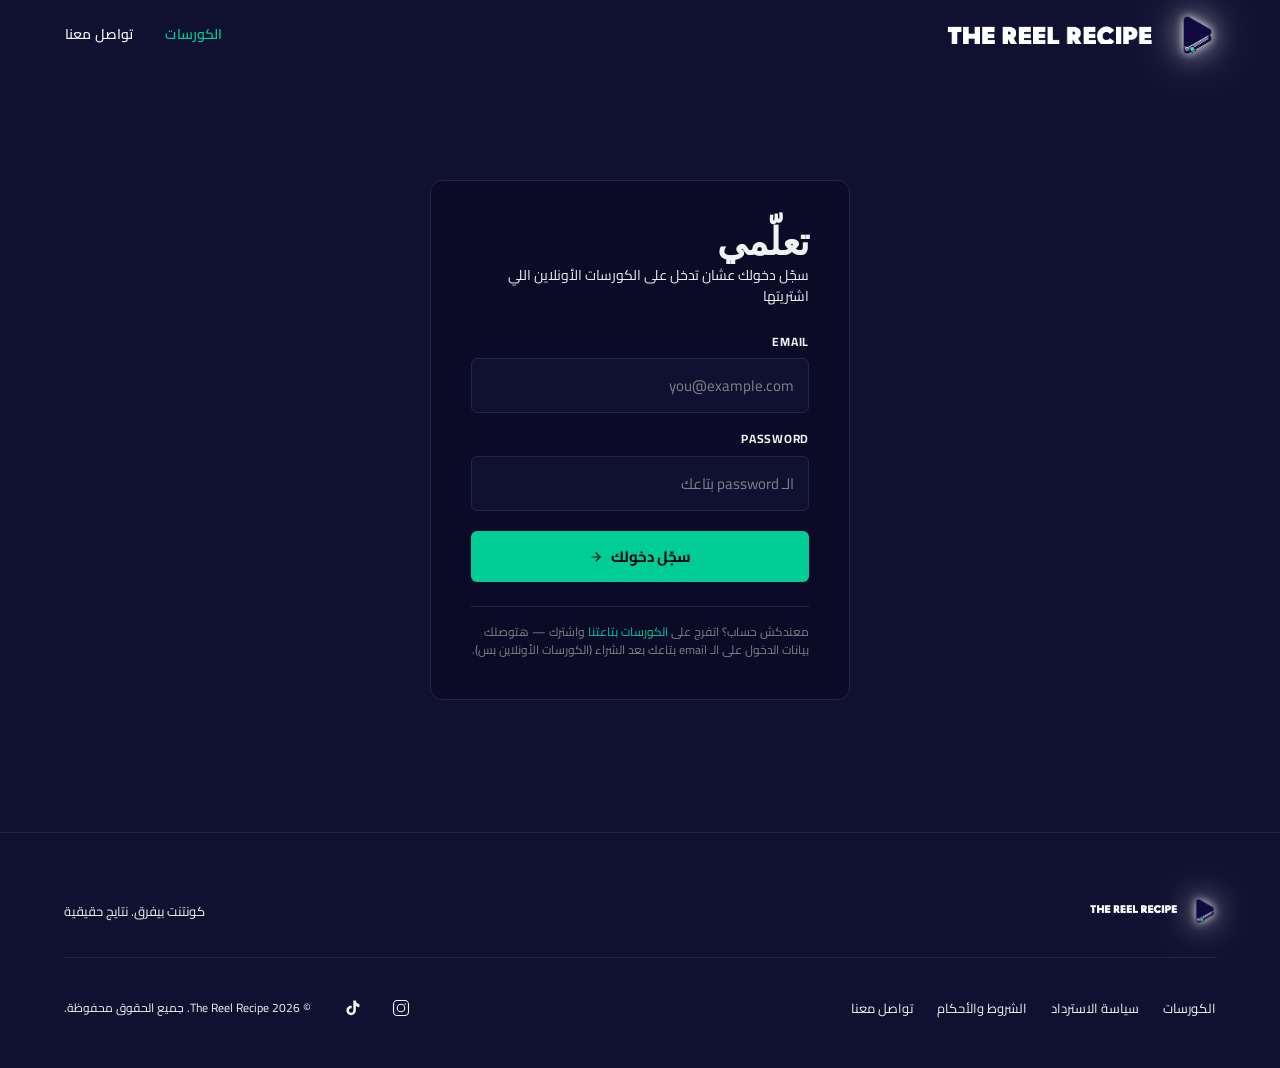
<file: login.html>
<!DOCTYPE html>
<html lang="ar" dir="rtl">
<head>
  <meta charset="UTF-8">
  <meta name="viewport" content="width=device-width, initial-scale=1.0">
  <title>تسجيل الدخول | The Reel Recipe</title>
  <meta name="description" content="سجّل دخولك وادخل على كورسات TRR Learning بتاعتك.">
  <meta name="theme-color" content="#090b1a">

  <link rel="preconnect" href="https://fonts.googleapis.com">
  <link rel="preconnect" href="https://fonts.gstatic.com" crossorigin>
  <link rel="preload" href="./fonts/vip-hala-bold.otf" as="font" type="font/otf" crossorigin>
  <link href="https://fonts.googleapis.com/css2?family=Barlow+Condensed:ital,wght@0,600;0,700;0,800;0,900;1,700;1,800&family=Figtree:wght@300;400;500;600&family=Cairo:wght@400;500;600;700;800&display=block" rel="stylesheet">

  <link rel="stylesheet" href="./styles.css">

  <style>
    .login-wrap {
      min-height: calc(100svh - 68px);
      display: flex;
      align-items: center;
      justify-content: center;
      padding: clamp(100px, 12vw, 148px) 0 clamp(64px, 8vw, 100px);
    }

    .login-card {
      width: 100%;
      max-width: 420px;
      background: var(--surface);
      border: 1px solid var(--border);
      border-radius: var(--r-lg);
      padding: clamp(28px, 5vw, 40px);
      display: flex;
      flex-direction: column;
      gap: 24px;
    }

    .login-header {
      display: flex;
      flex-direction: column;
      gap: 6px;
    }

    .login-title {
      font-family: var(--fd);
      font-size: clamp(28px, 4vw, 38px);
      font-weight: 800;
      text-transform: uppercase;
      letter-spacing: -0.02em;
      line-height: 1;
      color: var(--text);
    }

    .login-sub {
      font-size: 14px;
      color: var(--text-2);
      line-height: 1.55;
    }

    .form-group {
      display: flex;
      flex-direction: column;
      gap: 6px;
    }

    .form-label {
      font-size: 12px;
      font-weight: 700;
      letter-spacing: 0.06em;
      text-transform: uppercase;
      color: var(--text-2);
    }

    .form-input {
      width: 100%;
      background: var(--bg);
      border: 1px solid var(--border);
      border-radius: var(--r);
      padding: 12px 14px;
      font-family: inherit;
      font-size: 15px;
      color: var(--text);
      transition: border-color 0.2s ease;
      outline: none;
    }

    .form-input:focus {
      border-color: var(--accent);
      outline: 2px solid oklch(74% 0.17 168 / 0.25);
      outline-offset: 1px;
    }

    .form-input::placeholder {
      color: oklch(60% 0.008 278);
    }

    .login-error {
      display: none;
      font-size: 13px;
      color: oklch(72% 0.18 25);
      background: oklch(72% 0.18 25 / 0.1);
      border: 1px solid oklch(72% 0.18 25 / 0.28);
      border-radius: var(--r);
      padding: 10px 14px;
    }

    .login-error.visible { display: block; }

    #login-btn {
      width: 100%;
      justify-content: center;
    }

    .login-note {
      font-size: 12px;
      color: oklch(60% 0.008 278);
      line-height: 1.5;
      border-top: 1px solid var(--border);
      padding-top: 16px;
    }

    .login-note a {
      color: var(--accent);
    }
  </style>
</head>

<body>
  <a href="#main-content" class="skip-link">انتقل للمحتوى</a>

  <!-- ===== NAVBAR ===== -->
  <div class="navbar-wrap" id="navbar-wrap">
    <nav class="navbar" id="navbar">
      <div class="nb-content">
        <a href="../" class="nb-logo">
          <picture>
            <source srcset="./logo-icon.avif" type="image/avif">
            <img src="./logo-icon.png" alt="" class="nb-logo-icon">
          </picture>
          <picture>
            <source srcset="./logo-wordmark.avif" type="image/avif">
            <img src="./logo-wordmark.png" alt="The Reel Recipe" class="nb-logo-wordmark">
          </picture>
        </a>
        <div class="nb-links">
          <a href="./index.html" class="nb-link nb-link--courses">الكورسات</a>
          <a href="./contact.html" class="nb-link">تواصل معنا</a>
        </div>
        <div class="nb-right-mobile">
          <button type="button" class="nb-menu-btn" id="menuBtn" aria-label="افتح القائمة">
            <svg id="iconMenu" width="22" height="22" viewBox="0 0 24 24" fill="none" stroke="currentColor" stroke-width="2" stroke-linecap="round"><line x1="3" y1="6" x2="21" y2="6"/><line x1="3" y1="12" x2="21" y2="12"/><line x1="3" y1="18" x2="21" y2="18"/></svg>
            <svg id="iconX" width="22" height="22" viewBox="0 0 24 24" fill="none" stroke="currentColor" stroke-width="2" stroke-linecap="round" style="display:none"><line x1="18" y1="6" x2="6" y2="18"/><line x1="6" y1="6" x2="18" y2="18"/></svg>
          </button>
        </div>
      </div>
    </nav>
  </div>

  <div class="mobile-menu" id="mobileMenu">
    <div class="mm-header">
      <picture>
        <source srcset="./logo-icon.avif" type="image/avif">
        <img src="./logo-icon.png" alt="" class="mm-logo-icon">
      </picture>
      <button type="button" class="mobile-close" onclick="closeMobile()" aria-label="اقفل القائمة">
        <svg width="24" height="24" viewBox="0 0 24 24" fill="none" stroke="currentColor" stroke-width="2" stroke-linecap="round"><line x1="18" y1="6" x2="6" y2="18"/><line x1="6" y1="6" x2="18" y2="18"/></svg>
      </button>
    </div>
    <div class="mobile-links">
      <a href="./index.html" class="mobile-link mobile-link--courses" onclick="closeMobile()">الكورسات</a>
      <a href="./contact.html" class="mobile-link" onclick="closeMobile()">تواصل معنا</a>
    </div>
  </div>

  <main id="main-content">
    <div class="login-wrap">
      <div class="login-card fade-up">
        <div class="login-header">
          <h1 class="login-title">تعلّمي</h1>
          <p class="login-sub">سجّل دخولك عشان تدخل على الكورسات الأونلاين اللي اشتريتها</p>
        </div>

        <form id="login-form" novalidate>
          <div style="display:flex;flex-direction:column;gap:16px">
            <div class="form-group">
              <label class="form-label" for="email">Email</label>
              <input
                class="form-input"
                type="email"
                id="email"
                name="email"
                autocomplete="email"
                placeholder="you@example.com"
                required
              >
            </div>
            <div class="form-group">
              <label class="form-label" for="password">Password</label>
              <input
                class="form-input"
                type="password"
                id="password"
                name="password"
                autocomplete="current-password"
                placeholder="الـ password بتاعك"
                required
              >
            </div>
          </div>

          <div id="login-error" class="login-error" role="alert" style="margin-top:14px">
            الـ email أو الـ password غلط.
          </div>

          <button type="submit" id="login-btn" class="btn-primary" style="margin-top:20px;width:100%;justify-content:center">
            سجّل دخولك
            <svg width="14" height="14" viewBox="0 0 24 24" fill="none" stroke="currentColor" stroke-width="2" stroke-linecap="round" aria-hidden="true"><path d="M5 12h14"/><path d="m12 5 7 7-7 7"/></svg>
          </button>
        </form>

        <p class="login-note">
          معندكش حساب؟ اتفرج على <a href="./index.html">الكورسات بتاعتنا</a> واشترك — هتوصلك بيانات الدخول على الـ email بتاعك بعد الشراء (الكورسات الأونلاين بس).
        </p>
      </div>
    </div>
  </main>

  <footer class="footer">
    <div class="container">
      <div class="footer-top">
        <a href="../" class="footer-brand">
          <picture>
            <source srcset="./logo-icon.avif" type="image/avif">
            <img src="./logo-icon.png" alt="" class="footer-icon">
          </picture>
          <picture>
            <source srcset="./logo-wordmark.avif" type="image/avif">
            <img src="./logo-wordmark.png" alt="The Reel Recipe" class="footer-wm">
          </picture>
        </a>
        <p class="footer-tag">كونتنت بيفرق. نتايج حقيقية</p>
      </div>
      <div class="footer-bottom">
        <nav class="footer-nav">
          <a href="./index.html" class="footer-link">الكورسات</a>
          <a href="./refund-policy.html" class="footer-link">سياسة الاسترداد</a>
          <a href="./terms.html" class="footer-link">الشروط والأحكام</a>
          <a href="./contact.html" class="footer-link">تواصل معنا</a>
        </nav>
        <div class="footer-end">
          <div class="footer-socials">
            <a href="https://instagram.com/thereelrecipe" target="_blank" rel="noopener noreferrer" class="fsoc" aria-label="Instagram">
              <svg width="18" height="18" viewBox="0 0 24 24" fill="none" stroke="currentColor" stroke-width="1.5" stroke-linecap="round" stroke-linejoin="round" aria-hidden="true"><rect x="2" y="2" width="20" height="20" rx="5"/><circle cx="12" cy="12" r="5"/><circle cx="17.5" cy="6.5" r="1" fill="currentColor" stroke="none"/></svg>
            </a>
            <a href="https://tiktok.com/@thereelrecipe" target="_blank" rel="noopener noreferrer" class="fsoc" aria-label="TikTok">
              <svg width="18" height="18" viewBox="0 0 24 24" fill="currentColor" aria-hidden="true"><path d="M19.59 6.69a4.83 4.83 0 01-3.77-4.25V2h-3.45v13.67a2.89 2.89 0 01-2.88 2.5 2.89 2.89 0 01-2.89-2.89 2.89 2.89 0 012.89-2.89c.28 0 .54.04.79.1V9.01a6.27 6.27 0 00-.79-.05 6.34 6.34 0 00-6.34 6.34 6.34 6.34 0 006.34 6.34 6.34 6.34 0 006.34-6.34V9.42a8.16 8.16 0 004.76 1.52V7.49a4.81 4.81 0 01-1-.8z"/></svg>
            </a>
          </div>
          <p class="footer-copy" id="footerCopy"></p>
        </div>
      </div>
    </div>
  </footer>

  <script type="module">
    import { login, isAuthenticated } from './auth.js';

    /* Already logged in → go straight to dashboard */
    if (isAuthenticated()) {
      window.location.href = './my-learning.html';
    }

    const form  = document.getElementById('login-form');
    const errEl = document.getElementById('login-error');
    const btn   = document.getElementById('login-btn');

    form.addEventListener('submit', async (e) => {
      e.preventDefault();
      errEl.classList.remove('visible');
      btn.textContent = 'بنسجّل دخولك…';
      btn.disabled = true;

      const email = document.getElementById('email').value.trim();
      const pw    = document.getElementById('password').value;

      const ok = login(email, pw);
      if (ok) {
        window.location.href = './my-learning.html';
      } else {
        errEl.classList.add('visible');
        btn.innerHTML = `سجّل دخولك <svg width="14" height="14" viewBox="0 0 24 24" fill="none" stroke="currentColor" stroke-width="2" stroke-linecap="round" aria-hidden="true"><path d="M5 12h14"/><path d="m12 5 7 7-7 7"/></svg>`;
        btn.disabled = false;
      }
    });

    /* Navbar */
    const navbar  = document.getElementById('navbar');
    const menuBtn = document.getElementById('menuBtn');
    const iconMenu = document.getElementById('iconMenu');
    const iconX   = document.getElementById('iconX');
    const mobileMenu = document.getElementById('mobileMenu');

    window.addEventListener('scroll', () => {
      navbar.classList.toggle('scrolled', window.scrollY > 50);
    }, { passive: true });

    if (menuBtn) {
      menuBtn.addEventListener('click', () => {
        const open = mobileMenu.classList.toggle('open');
        iconMenu.style.display = open ? 'none'  : 'block';
        iconX.style.display    = open ? 'block' : 'none';
        navbar.classList.toggle('menu-open', open);
      });
    }

    window.closeMobile = function() {
      mobileMenu.classList.remove('open');
      if (iconMenu) iconMenu.style.display = 'block';
      if (iconX)    iconX.style.display    = 'none';
      navbar.classList.remove('menu-open');
    };

    document.getElementById('footerCopy').textContent =
      `© ${new Date().getFullYear()} The Reel Recipe. جميع الحقوق محفوظة.`;
  </script>
</body>
</html>
</file>
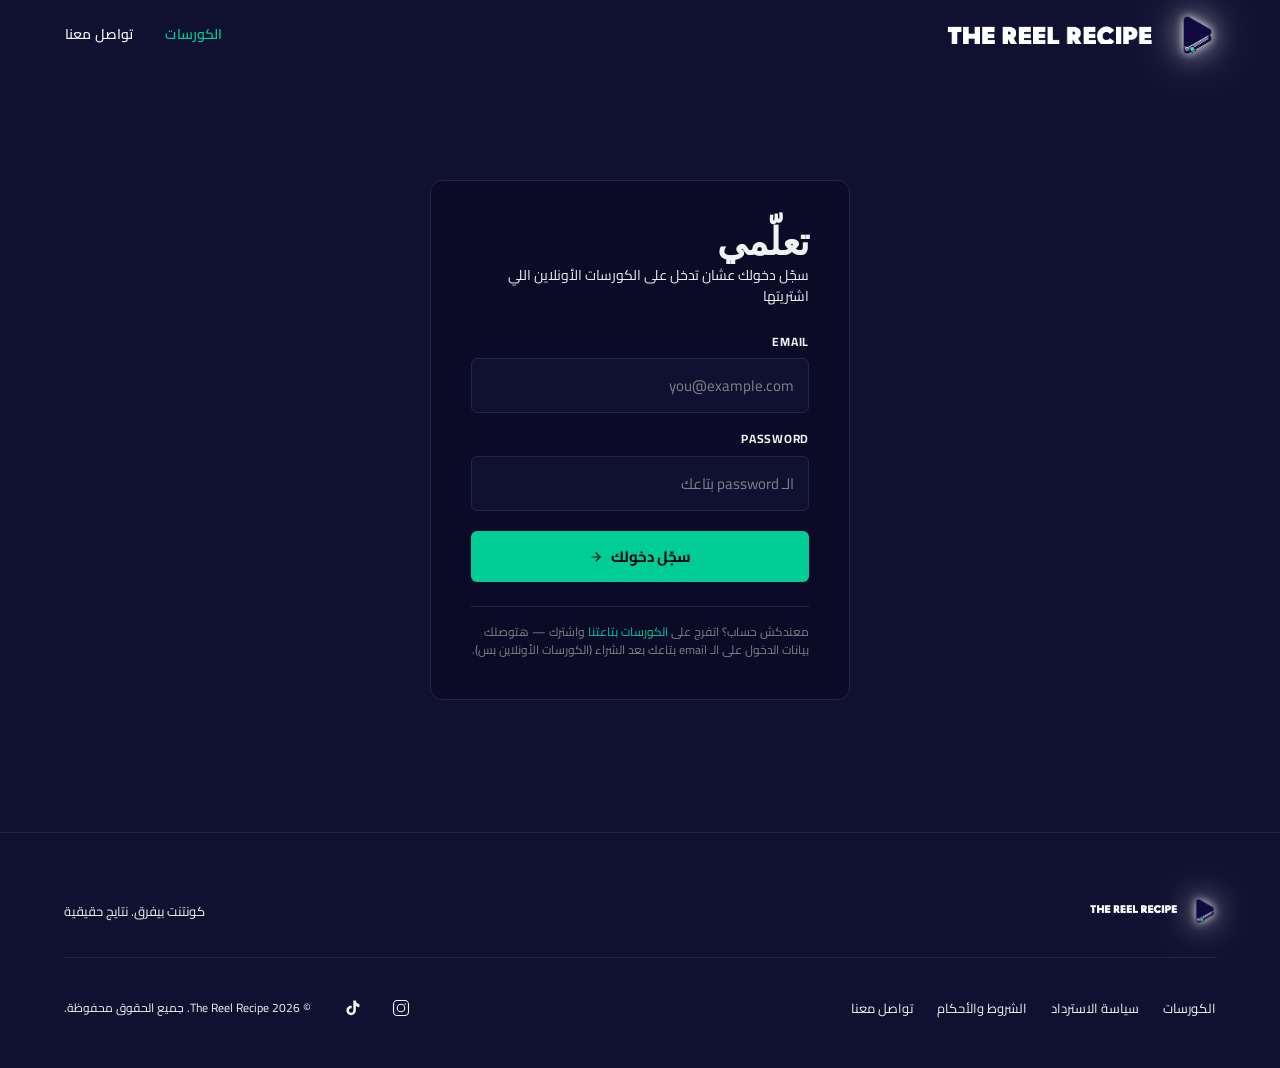
<file: my-learning.html>
<!DOCTYPE html>
<html lang="ar" dir="rtl">
<head>
  <meta charset="UTF-8">
  <meta name="viewport" content="width=device-width, initial-scale=1.0">
  <title>تعلّمي | The Reel Recipe</title>
  <meta name="description" content="الكورسات اللي اشتريتها — TRR Learning.">
  <meta name="theme-color" content="#090b1a">

  <!-- NOTE: this client-side auth check is cosmetic only. -->
  <!-- Real access control is enforced server-side by a Cloudflare Pages Function. -->

  <link rel="preconnect" href="https://fonts.googleapis.com">
  <link rel="preconnect" href="https://fonts.gstatic.com" crossorigin>
  <link rel="preload" href="./fonts/vip-hala-bold.otf" as="font" type="font/otf" crossorigin>
  <link href="https://fonts.googleapis.com/css2?family=Barlow+Condensed:ital,wght@0,600;0,700;0,800;0,900;1,700;1,800&family=Figtree:wght@300;400;500;600&family=Cairo:wght@400;500;600;700;800&display=block" rel="stylesheet">

  <link rel="stylesheet" href="./styles.css">

  <style>
    .dashboard-wrap {
      padding: clamp(100px, 12vw, 148px) 0 clamp(64px, 8vw, 100px);
      min-height: calc(100svh - 68px);
    }

    .dashboard-greeting {
      margin-bottom: clamp(36px, 5vw, 56px);
      border-bottom: 1px solid var(--border);
      padding-bottom: clamp(24px, 3vw, 36px);
    }

    .dashboard-hl {
      font-family: var(--fd);
      font-size: clamp(36px, 5.5vw, 64px);
      font-weight: 800;
      text-transform: uppercase;
      letter-spacing: -0.02em;
      line-height: 0.95;
      color: var(--text);
      margin-top: 10px;
    }

    .dashboard-hl em {
      font-style: italic;
      color: var(--accent);
    }

    .courses-list {
      display: flex;
      flex-direction: column;
      gap: 16px;
    }

    .course-row {
      display: grid;
      grid-template-columns: 1fr auto;
      align-items: center;
      gap: clamp(16px, 3vw, 32px);
      padding: 24px;
      background: var(--surface);
      border: 1px solid var(--border);
      border-radius: var(--r-lg);
      transition: border-color 0.22s ease;
    }

    .course-row:hover { border-color: var(--border-2); }

    .course-row-info {
      display: flex;
      flex-direction: column;
      gap: 6px;
    }

    .course-row-title {
      font-family: var(--fd);
      font-size: clamp(20px, 2.5vw, 28px);
      font-weight: 800;
      text-transform: uppercase;
      letter-spacing: -0.01em;
      color: var(--text);
    }

    .course-row-meta {
      font-size: 13px;
      color: var(--text-2);
    }

    .course-row-progress {
      display: flex;
      flex-direction: column;
      gap: 8px;
      margin-top: 10px;
    }

    .progress-bar-wrap {
      height: 4px;
      background: var(--border);
      border-radius: 2px;
      overflow: hidden;
      max-width: 280px;
    }

    .progress-bar-fill {
      height: 100%;
      background: var(--accent);
      border-radius: 2px;
      transition: width 0.6s var(--expo);
    }

    .progress-label {
      font-size: 11px;
      font-weight: 700;
      letter-spacing: 0.06em;
      color: var(--text-2);
    }

    .lesson-list {
      display: flex;
      flex-direction: column;
      gap: 4px;
      margin-top: 16px;
      padding-top: 16px;
      border-top: 1px solid var(--border);
      grid-column: 1 / -1;
    }

    .lesson-item {
      display: flex;
      align-items: center;
      gap: 12px;
      padding: 10px 12px;
      border-radius: var(--r);
      font-size: 14px;
      color: var(--text-2);
      transition: background 0.15s ease;
    }

    .lesson-item:hover { background: var(--surface-2); color: var(--text); }

    .lesson-num {
      font-family: var(--fd);
      font-size: 16px;
      font-weight: 800;
      color: var(--border-2);
      min-width: 28px;
    }

    .lesson-status {
      margin-left: auto;
      width: 18px; height: 18px;
      border-radius: 50%;
      border: 1.5px solid var(--border-2);
      flex-shrink: 0;
    }

    .lesson-status.done {
      background: var(--accent);
      border-color: var(--accent);
      display: flex;
      align-items: center;
      justify-content: center;
    }

    .continue-btn {
      display: inline-flex;
      align-items: center;
      gap: 8px;
      padding: 11px 22px;
      white-space: nowrap;
    }

    .empty-state {
      padding: clamp(48px, 7vw, 80px) 0;
      display: flex;
      flex-direction: column;
      gap: 16px;
      align-items: flex-start;
    }

    @media (max-width: 640px) {
      .course-row {
        grid-template-columns: 1fr;
      }
      .continue-btn { width: 100%; justify-content: center; }
    }
  </style>
</head>

<body>
  <a href="#main-content" class="skip-link">انتقل للمحتوى</a>

  <!-- ===== NAVBAR ===== -->
  <div class="navbar-wrap" id="navbar-wrap">
    <nav class="navbar" id="navbar">
      <div class="nb-content">
        <a href="../" class="nb-logo">
          <picture>
            <source srcset="./logo-icon.avif" type="image/avif">
            <img src="./logo-icon.png" alt="" class="nb-logo-icon">
          </picture>
          <picture>
            <source srcset="./logo-wordmark.avif" type="image/avif">
            <img src="./logo-wordmark.png" alt="The Reel Recipe" class="nb-logo-wordmark">
          </picture>
        </a>
        <div class="nb-links">
          <a href="./index.html" class="nb-link nb-link--courses">الكورسات</a>
          <a href="./contact.html" class="nb-link">تواصل معنا</a>
          <a href="./my-learning.html" class="nb-link" style="color:var(--accent)">تعلّمي</a>
          <button class="nb-link" id="nav-logout" style="background:none;border:none;cursor:pointer;font:inherit;color:inherit;padding:0;">خروج</button>
        </div>
        <div class="nb-right-mobile">
          <button type="button" class="nb-menu-btn" id="menuBtn" aria-label="افتح القائمة">
            <svg id="iconMenu" width="22" height="22" viewBox="0 0 24 24" fill="none" stroke="currentColor" stroke-width="2" stroke-linecap="round"><line x1="3" y1="6" x2="21" y2="6"/><line x1="3" y1="12" x2="21" y2="12"/><line x1="3" y1="18" x2="21" y2="18"/></svg>
            <svg id="iconX" width="22" height="22" viewBox="0 0 24 24" fill="none" stroke="currentColor" stroke-width="2" stroke-linecap="round" style="display:none"><line x1="18" y1="6" x2="6" y2="18"/><line x1="6" y1="6" x2="18" y2="18"/></svg>
          </button>
        </div>
      </div>
    </nav>
  </div>

  <div class="mobile-menu" id="mobileMenu">
    <div class="mm-header">
      <picture>
        <source srcset="./logo-icon.avif" type="image/avif">
        <img src="./logo-icon.png" alt="" class="mm-logo-icon">
      </picture>
      <button type="button" class="mobile-close" onclick="closeMobile()" aria-label="أغلق القائمة">
        <svg width="24" height="24" viewBox="0 0 24 24" fill="none" stroke="currentColor" stroke-width="2" stroke-linecap="round"><line x1="18" y1="6" x2="6" y2="18"/><line x1="6" y1="6" x2="18" y2="18"/></svg>
      </button>
    </div>
    <div class="mobile-links">
      <a href="./index.html" class="mobile-link mobile-link--courses" onclick="closeMobile()">الكورسات</a>
      <a href="./contact.html" class="mobile-link" onclick="closeMobile()">تواصل معنا</a>
      <a href="./my-learning.html" class="mobile-link" style="color:var(--accent)" onclick="closeMobile()">تعلّمي</a>
      <button class="mobile-link" id="mob-logout" style="background:none;border:none;cursor:pointer;font:inherit;text-align:left;width:100%;padding:10px 0;border-bottom:1px solid var(--border);" onclick="closeMobile()">خروج</button>
    </div>
  </div>

  <main id="main-content">
    <div class="dashboard-wrap">
      <div class="container" id="dashboard-root">
        <!-- populated by JS after auth guard -->
      </div>
    </div>
  </main>

  <footer class="footer">
    <div class="container">
      <div class="footer-top">
        <a href="../" class="footer-brand">
          <picture>
            <source srcset="./logo-icon.avif" type="image/avif">
            <img src="./logo-icon.png" alt="" class="footer-icon">
          </picture>
          <picture>
            <source srcset="./logo-wordmark.avif" type="image/avif">
            <img src="./logo-wordmark.png" alt="The Reel Recipe" class="footer-wm">
          </picture>
        </a>
        <p class="footer-tag">محتوى فيروسي. نتايج حقيقية</p>
      </div>
      <div class="footer-bottom">
        <nav class="footer-nav">
          <a href="./index.html" class="footer-link">الكورسات</a>
          <a href="./refund-policy.html" class="footer-link">سياسة الاسترجاع</a>
          <a href="./terms.html" class="footer-link">الشروط والأحكام</a>
          <a href="./contact.html" class="footer-link">تواصل معنا</a>
        </nav>
        <div class="footer-end">
          <div class="footer-socials">
            <a href="https://instagram.com/thereelrecipe" target="_blank" rel="noopener noreferrer" class="fsoc" aria-label="Instagram">
              <svg width="18" height="18" viewBox="0 0 24 24" fill="none" stroke="currentColor" stroke-width="1.5" stroke-linecap="round" stroke-linejoin="round" aria-hidden="true"><rect x="2" y="2" width="20" height="20" rx="5"/><circle cx="12" cy="12" r="5"/><circle cx="17.5" cy="6.5" r="1" fill="currentColor" stroke="none"/></svg>
            </a>
            <a href="https://tiktok.com/@thereelrecipe" target="_blank" rel="noopener noreferrer" class="fsoc" aria-label="TikTok">
              <svg width="18" height="18" viewBox="0 0 24 24" fill="currentColor" aria-hidden="true"><path d="M19.59 6.69a4.83 4.83 0 01-3.77-4.25V2h-3.45v13.67a2.89 2.89 0 01-2.88 2.5 2.89 2.89 0 01-2.89-2.89 2.89 2.89 0 012.89-2.89c.28 0 .54.04.79.1V9.01a6.27 6.27 0 00-.79-.05 6.34 6.34 0 00-6.34 6.34 6.34 6.34 0 006.34 6.34 6.34 6.34 0 006.34-6.34V9.42a8.16 8.16 0 004.76 1.52V7.49a4.81 4.81 0 01-1-.8z"/></svg>
            </a>
          </div>
          <p class="footer-copy" id="footerCopy"></p>
        </div>
      </div>
    </div>
  </footer>

  <script type="module">
    import { COURSES } from './courses-data.js';
    import { guard, currentUser, logout } from './auth.js';

    // Guard: redirects to login.html if not authenticated.
    // NOTE: cosmetic only — real enforcement is server-side.
    guard();

    const user = currentUser();
    const root = document.getElementById('dashboard-root');

    document.getElementById('nav-logout').addEventListener('click', logout);
    document.getElementById('mob-logout').addEventListener('click', logout);

    /* For the prototype, show all online-type courses */
    const onlineCourses = COURSES.filter(c => c.type === 'online');

    const emailLabel = user ? `<span style="color:var(--accent)">${user.email}</span>` : '';

    const lessonsByChapter = [
      'الهوك اللي بيوقف السكرول في ثانيتين',
      'دورات الدوبامين وليه الناس بتشير',
      'أساطير الانتشار الفيروسي — الحقيقة',
      'مكتبة الـ hooks بتاعتك',
      'المحفزات العاطفية وتحديد الجمهور',
      'هيكل الـ 3 فصول للفيديو القصير',
      'حلقات التشويق والتوتر',
      'هندسة المحتوى القابل للمشاركة',
      'اختيار الفورمات قبل ما تصور',
      'هويتك في المحتوى وأسلوب السرد',
      'الإيقاع وقاعدة الـ 3 ثواني',
      'J-cuts وjump cuts والنص على الشاشة',
      'الإضاءة والكاميرا في أي أوضة',
      'رفع المحتوى على المنصات والتوزيع',
      'استراتيجية النمو والانتظام',
    ];

    let coursesHTML = '';
    if (onlineCourses.length === 0) {
      coursesHTML = `
        <div class="empty-state">
          <p class="section-sub" style="margin:0">مفيش كورسات أونلاين عندك لسه.</p>
          <a href="./index.html" class="btn-primary">اتفرج على الكورسات</a>
        </div>`;
    } else {
      coursesHTML = `<div class="courses-list">` +
        onlineCourses.map(course => {
          const progress = 0; // placeholder — real progress comes from the backend
          const lessons  = lessonsByChapter.map((title, idx) => `
            <div class="lesson-item">
              <span class="lesson-num">${String(idx + 1).padStart(2, '0')}</span>
              <span>${title}</span>
              <span class="lesson-status${idx < progress ? ' done' : ''}" aria-hidden="true">
                ${idx < progress ? `<svg width="10" height="10" viewBox="0 0 24 24" fill="none" stroke="white" stroke-width="3" stroke-linecap="round" stroke-linejoin="round"><polyline points="20 6 9 17 4 12"/></svg>` : ''}
              </span>
            </div>`).join('');

          return `
            <div class="course-row scroll-reveal">
              <div class="course-row-info">
                <h2 class="course-row-title">${course.title}</h2>
                <span class="course-row-meta">15 فصل · أونلاين</span>
                <div class="course-row-progress">
                  <div class="progress-bar-wrap">
                    <div class="progress-bar-fill" style="width:${(progress / 15 * 100).toFixed(0)}%"></div>
                  </div>
                  <span class="progress-label">${progress} / 15 فصل اتخلصوا</span>
                </div>
              </div>
              <a href="#" class="btn-primary continue-btn" aria-label="كمّل ${course.title}">
                كمّل
                <svg width="14" height="14" viewBox="0 0 24 24" fill="none" stroke="currentColor" stroke-width="2" stroke-linecap="round" aria-hidden="true"><path d="M5 12h14"/><path d="m12 5 7 7-7 7"/></svg>
              </a>
              <div class="lesson-list">${lessons}</div>
            </div>`;
        }).join('') + `</div>`;
    }

    root.innerHTML = `
      <div class="dashboard-greeting fade-up">
        <div class="section-label">تعلّمي</div>
        <h1 class="dashboard-hl">
          أهلاً<br>
          <em>بيك تاني</em>
        </h1>
        ${user ? `<p style="margin-top:10px;font-size:14px;color:var(--text-2)">داخل بـ ${emailLabel}</p>` : ''}
      </div>
      ${coursesHTML}
    `;

    /* Scroll reveal */
    const ro = new IntersectionObserver(entries => {
      entries.forEach(e => { if (e.isIntersecting) e.target.classList.add('visible'); });
    }, { threshold: 0.1 });
    document.querySelectorAll('.scroll-reveal').forEach(el => ro.observe(el));

    /* Navbar */
    const navbar  = document.getElementById('navbar');
    const menuBtn = document.getElementById('menuBtn');
    const iconMenu = document.getElementById('iconMenu');
    const iconX   = document.getElementById('iconX');
    const mobileMenu = document.getElementById('mobileMenu');

    window.addEventListener('scroll', () => {
      navbar.classList.toggle('scrolled', window.scrollY > 50);
    }, { passive: true });

    if (menuBtn) {
      menuBtn.addEventListener('click', () => {
        const open = mobileMenu.classList.toggle('open');
        iconMenu.style.display = open ? 'none'  : 'block';
        iconX.style.display    = open ? 'block' : 'none';
        navbar.classList.toggle('menu-open', open);
      });
    }

    window.closeMobile = function() {
      mobileMenu.classList.remove('open');
      if (iconMenu) iconMenu.style.display = 'block';
      if (iconX)    iconX.style.display    = 'none';
      navbar.classList.remove('menu-open');
    };

    document.getElementById('footerCopy').textContent =
      `© ${new Date().getFullYear()} The Reel Recipe. كل الحقوق محفوظة.`;
  </script>
</body>
</html>
</file>
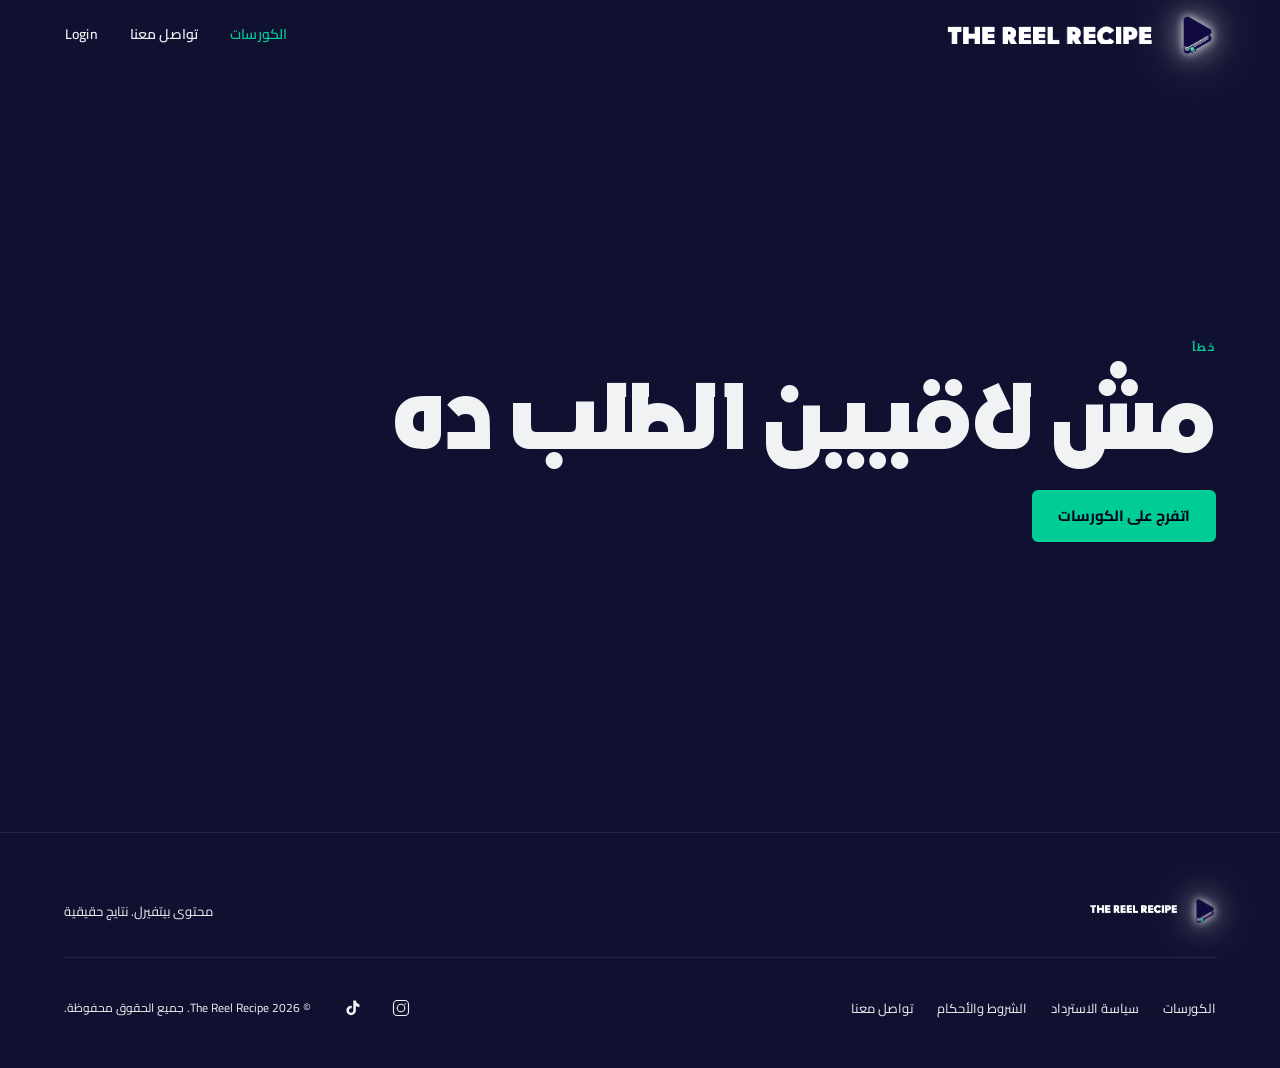
<file: order-confirmation.html>
<!DOCTYPE html>
<html lang="ar" dir="rtl">
<head>
  <meta charset="UTF-8">
  <meta name="viewport" content="width=device-width, initial-scale=1.0">
  <title>تم تأكيد الطلب | The Reel Recipe</title>
  <meta name="description" content="تسجيلك اتأكد — TRR Learning.">
  <meta name="theme-color" content="#090b1a">

  <!-- Fulfilment (credentials for online / QR pass for physical) is issued SERVER-SIDE -->
  <!-- only after a VERIFIED payment webhook (Cloudflare Function -> Airtable -> email). -->
  <!-- For now delivery is manual. Never expose secrets in this client page. -->

  <link rel="preconnect" href="https://fonts.googleapis.com">
  <link rel="preconnect" href="https://fonts.gstatic.com" crossorigin>
  <link rel="preload" href="./fonts/vip-hala-bold.otf" as="font" type="font/otf" crossorigin>
  <link href="https://fonts.googleapis.com/css2?family=Barlow+Condensed:ital,wght@0,600;0,700;0,800;0,900;1,700;1,800&family=Figtree:wght@300;400;500;600&family=Cairo:wght@400;500;600;700;800&display=block" rel="stylesheet">

  <link rel="stylesheet" href="./styles.css">

  <style>
    .confirm-wrap {
      min-height: calc(100svh - 68px);
      display: flex;
      align-items: center;
      padding: clamp(100px, 12vw, 148px) 0 clamp(64px, 8vw, 100px);
    }

    .confirm-box {
      max-width: 600px;
      display: flex;
      flex-direction: column;
      gap: 24px;
    }

    .confirm-icon {
      width: 64px;
      height: 64px;
      border-radius: 50%;
      background: oklch(74% 0.17 168 / 0.14);
      border: 1px solid oklch(74% 0.17 168 / 0.32);
      display: flex;
      align-items: center;
      justify-content: center;
      color: var(--accent);
    }

    .confirm-hl {
      font-family: var(--fd);
      font-size: clamp(36px, 5vw, 60px);
      font-weight: 800;
      text-transform: uppercase;
      letter-spacing: -0.02em;
      line-height: 0.95;
      color: var(--text);
    }

    .confirm-hl em {
      font-style: italic;
      color: var(--accent);
    }

    .confirm-body {
      font-size: clamp(15px, 1.7vw, 17px);
      color: var(--text-2);
      line-height: 1.7;
      max-width: 52ch;
    }

    .confirm-card {
      background: var(--surface);
      border: 1px solid var(--border);
      border-radius: var(--r-lg);
      padding: 22px 24px;
      display: flex;
      flex-direction: column;
      gap: 12px;
    }

    .confirm-card-title {
      font-size: 11px;
      font-weight: 700;
      letter-spacing: 0.14em;
      text-transform: uppercase;
      color: var(--text-2);
    }

    .confirm-course-name {
      font-family: var(--fd);
      font-size: clamp(20px, 2.5vw, 26px);
      font-weight: 800;
      text-transform: uppercase;
      color: var(--text);
    }

    .type-badge {
      display: inline-flex;
      font-size: 10px;
      font-weight: 800;
      letter-spacing: 0.16em;
      text-transform: uppercase;
      padding: 3px 10px;
      border-radius: 4px;
    }
    .type-badge--online {
      color: var(--accent);
      background: oklch(74% 0.17 168 / 0.12);
      border: 1px solid oklch(74% 0.17 168 / 0.28);
    }
    .type-badge--physical {
      color: oklch(80% 0.16 55);
      background: oklch(80% 0.16 55 / 0.1);
      border: 1px solid oklch(80% 0.16 55 / 0.28);
    }

    .confirm-actions {
      display: flex;
      gap: 12px;
      flex-wrap: wrap;
    }

    .error-state {
      padding: clamp(100px, 12vw, 148px) 0;
    }

    @media (max-width: 480px) {
      .confirm-actions { flex-direction: column; }
    }
  </style>
</head>

<body>
  <a href="#main-content" class="skip-link">انتقل للمحتوى</a>

  <!-- ===== NAVBAR ===== -->
  <div class="navbar-wrap" id="navbar-wrap">
    <nav class="navbar" id="navbar">
      <div class="nb-content">
        <a href="../" class="nb-logo">
          <picture>
            <source srcset="./logo-icon.avif" type="image/avif">
            <img src="./logo-icon.png" alt="" class="nb-logo-icon">
          </picture>
          <picture>
            <source srcset="./logo-wordmark.avif" type="image/avif">
            <img src="./logo-wordmark.png" alt="The Reel Recipe" class="nb-logo-wordmark">
          </picture>
        </a>
        <div class="nb-links">
          <a href="./index.html" class="nb-link nb-link--courses">الكورسات</a>
          <a href="./contact.html" class="nb-link">تواصل معنا</a>
          <a href="./login.html" class="nb-link" id="nav-login">Login</a>
          <a href="./my-learning.html" class="nb-link" id="nav-mylearning" style="display:none">تعلّمي</a>
          <button class="nb-link" id="nav-logout" style="display:none;background:none;border:none;cursor:pointer;font:inherit;color:inherit;padding:0;">تسجيل الخروج</button>
        </div>
        <div class="nb-right-mobile">
          <button type="button" class="nb-menu-btn" id="menuBtn" aria-label="فتح القائمة">
            <svg id="iconMenu" width="22" height="22" viewBox="0 0 24 24" fill="none" stroke="currentColor" stroke-width="2" stroke-linecap="round"><line x1="3" y1="6" x2="21" y2="6"/><line x1="3" y1="12" x2="21" y2="12"/><line x1="3" y1="18" x2="21" y2="18"/></svg>
            <svg id="iconX" width="22" height="22" viewBox="0 0 24 24" fill="none" stroke="currentColor" stroke-width="2" stroke-linecap="round" style="display:none"><line x1="18" y1="6" x2="6" y2="18"/><line x1="6" y1="6" x2="18" y2="18"/></svg>
          </button>
        </div>
      </div>
    </nav>
  </div>

  <div class="mobile-menu" id="mobileMenu">
    <div class="mm-header">
      <picture>
        <source srcset="./logo-icon.avif" type="image/avif">
        <img src="./logo-icon.png" alt="" class="mm-logo-icon">
      </picture>
      <button type="button" class="mobile-close" onclick="closeMobile()" aria-label="إغلاق القائمة">
        <svg width="24" height="24" viewBox="0 0 24 24" fill="none" stroke="currentColor" stroke-width="2" stroke-linecap="round"><line x1="18" y1="6" x2="6" y2="18"/><line x1="6" y1="6" x2="18" y2="18"/></svg>
      </button>
    </div>
    <div class="mobile-links">
      <a href="./index.html" class="mobile-link mobile-link--courses" onclick="closeMobile()">الكورسات</a>
      <a href="./contact.html" class="mobile-link" onclick="closeMobile()">تواصل معنا</a>
      <a href="./login.html" class="mobile-link" id="mob-login" onclick="closeMobile()">Login</a>
      <a href="./my-learning.html" class="mobile-link" id="mob-mylearning" style="display:none" onclick="closeMobile()">تعلّمي</a>
      <button class="mobile-link" id="mob-logout" style="display:none;background:none;border:none;cursor:pointer;font:inherit;text-align:left;width:100%;padding:10px 0;border-bottom:1px solid var(--border);" onclick="closeMobile()">تسجيل الخروج</button>
    </div>
  </div>

  <main id="main-content">
    <div class="confirm-wrap">
      <div class="container">
        <div id="confirm-root"><!-- populated by JS --></div>
      </div>
    </div>
  </main>

  <footer class="footer">
    <div class="container">
      <div class="footer-top">
        <a href="../" class="footer-brand">
          <picture>
            <source srcset="./logo-icon.avif" type="image/avif">
            <img src="./logo-icon.png" alt="" class="footer-icon">
          </picture>
          <picture>
            <source srcset="./logo-wordmark.avif" type="image/avif">
            <img src="./logo-wordmark.png" alt="The Reel Recipe" class="footer-wm">
          </picture>
        </a>
        <p class="footer-tag">محتوى بيتفيرل. نتايج حقيقية</p>
      </div>
      <div class="footer-bottom">
        <nav class="footer-nav">
          <a href="./index.html" class="footer-link">الكورسات</a>
          <a href="./refund-policy.html" class="footer-link">سياسة الاسترداد</a>
          <a href="./terms.html" class="footer-link">الشروط والأحكام</a>
          <a href="./contact.html" class="footer-link">تواصل معنا</a>
        </nav>
        <div class="footer-end">
          <div class="footer-socials">
            <a href="https://instagram.com/thereelrecipe" target="_blank" rel="noopener noreferrer" class="fsoc" aria-label="Instagram">
              <svg width="18" height="18" viewBox="0 0 24 24" fill="none" stroke="currentColor" stroke-width="1.5" stroke-linecap="round" stroke-linejoin="round" aria-hidden="true"><rect x="2" y="2" width="20" height="20" rx="5"/><circle cx="12" cy="12" r="5"/><circle cx="17.5" cy="6.5" r="1" fill="currentColor" stroke="none"/></svg>
            </a>
            <a href="https://tiktok.com/@thereelrecipe" target="_blank" rel="noopener noreferrer" class="fsoc" aria-label="TikTok">
              <svg width="18" height="18" viewBox="0 0 24 24" fill="currentColor" aria-hidden="true"><path d="M19.59 6.69a4.83 4.83 0 01-3.77-4.25V2h-3.45v13.67a2.89 2.89 0 01-2.88 2.5 2.89 2.89 0 01-2.89-2.89 2.89 2.89 0 012.89-2.89c.28 0 .54.04.79.1V9.01a6.27 6.27 0 00-.79-.05 6.34 6.34 0 00-6.34 6.34 6.34 6.34 0 006.34 6.34 6.34 6.34 0 006.34-6.34V9.42a8.16 8.16 0 004.76 1.52V7.49a4.81 4.81 0 01-1-.8z"/></svg>
            </a>
          </div>
          <p class="footer-copy" id="footerCopy"></p>
        </div>
      </div>
    </div>
  </footer>

  <script type="module">
    import { getCourseById } from './courses-data.js';
    import { isAuthenticated, logout } from './auth.js';

    const authed = isAuthenticated();
    document.getElementById('nav-login').style.display      = authed ? 'none' : '';
    document.getElementById('nav-mylearning').style.display = authed ? ''     : 'none';
    document.getElementById('nav-logout').style.display     = authed ? ''     : 'none';
    document.getElementById('mob-login').style.display      = authed ? 'none' : '';
    document.getElementById('mob-mylearning').style.display = authed ? ''     : 'none';
    document.getElementById('mob-logout').style.display     = authed ? ''     : 'none';
    document.getElementById('nav-logout').addEventListener('click', logout);
    document.getElementById('mob-logout').addEventListener('click', logout);

    const params   = new URLSearchParams(window.location.search);
    const courseId = params.get('course');
    const course   = courseId ? getCourseById(courseId) : null;
    const root     = document.getElementById('confirm-root');

    if (!course) {
      root.innerHTML = `
        <div class="error-state">
          <div class="section-label">خطأ</div>
          <h1 class="section-title">مش لاقيين الطلب ده</h1>
          <a href="./index.html" class="btn-primary" style="display:inline-flex;margin-top:24px">اتفرج على الكورسات</a>
        </div>`;
    } else {
      const isOnline   = course.type === 'online';
      const typeLabel  = isOnline ? 'أونلاين' : 'حضوري';
      const badgeClass = isOnline ? 'type-badge--online' : 'type-badge--physical';

      const deliveryMessage = isOnline
        ? `<p class="confirm-body">
             وصلنا الدفع. هنبعتلك بيانات login الخاصة بيك على email عشان تدخل منطقة تعلّمي في أقرب وقت.
             لما يوصلك الـ email، هتقدر توصل للكورس في أي وقت.
           </p>
           <div class="confirm-actions">
             <a href="./login.html" class="btn-primary">
               روح للـ Login
               <svg width="14" height="14" viewBox="0 0 24 24" fill="none" stroke="currentColor" stroke-width="2" stroke-linecap="round" aria-hidden="true"><path d="M5 12h14"/><path d="m12 5 7 7-7 7"/></svg>
             </a>
             <a href="./index.html" class="btn-ghost">اتفرج على كورسات تانية</a>
           </div>`
        : `<p class="confirm-body">
             وصلنا الدفع. هنبعتلك QR code على email بيكون بمثابة تذكرة دخولك
             ${course.venue ? 'في ' + course.venue : 'للفعالية'}${course.date ? ' يوم ' + course.date : ''}، وكمان هيوصلك قريباً.
             فضلاً قدّم الـ QR code عند مدخل المكان.
           </p>
           <div class="confirm-actions">
             <a href="./index.html" class="btn-primary">اتفرج على كورسات تانية</a>
           </div>`;

      root.innerHTML = `
        <div class="confirm-box fade-up">
          <div class="confirm-icon" aria-hidden="true">
            <svg width="28" height="28" viewBox="0 0 24 24" fill="none" stroke="currentColor" stroke-width="2" stroke-linecap="round" stroke-linejoin="round"><polyline points="20 6 9 17 4 12"/></svg>
          </div>
          <h1 class="confirm-hl">
            اتسجّلت<br>
            <em>خلاص</em>
          </h1>
          <div class="confirm-card">
            <span class="confirm-card-title">طلبك</span>
            <span class="confirm-course-name">${course.title}</span>
            <span class="type-badge ${badgeClass}">${typeLabel}</span>
          </div>
          ${deliveryMessage}
          <p style="font-size:13px;color:oklch(65% 0.01 278)">
            عندك سؤال؟ ابعتلنا على
            <a href="mailto:innovation@thereelrecipe.com" style="color:var(--accent)">innovation@thereelrecipe.com</a>
          </p>
        </div>
      `;
    }

    /* Navbar */
    const navbar  = document.getElementById('navbar');
    const menuBtn = document.getElementById('menuBtn');
    const iconMenu = document.getElementById('iconMenu');
    const iconX   = document.getElementById('iconX');
    const mobileMenu = document.getElementById('mobileMenu');

    window.addEventListener('scroll', () => {
      navbar.classList.toggle('scrolled', window.scrollY > 50);
    }, { passive: true });

    if (menuBtn) {
      menuBtn.addEventListener('click', () => {
        const open = mobileMenu.classList.toggle('open');
        iconMenu.style.display = open ? 'none'  : 'block';
        iconX.style.display    = open ? 'block' : 'none';
        navbar.classList.toggle('menu-open', open);
      });
    }

    window.closeMobile = function() {
      mobileMenu.classList.remove('open');
      if (iconMenu) iconMenu.style.display = 'block';
      if (iconX)    iconX.style.display    = 'none';
      navbar.classList.remove('menu-open');
    };

    document.getElementById('footerCopy').textContent =
      `© ${new Date().getFullYear()} The Reel Recipe. جميع الحقوق محفوظة.`;
  </script>
</body>
</html>
</file>
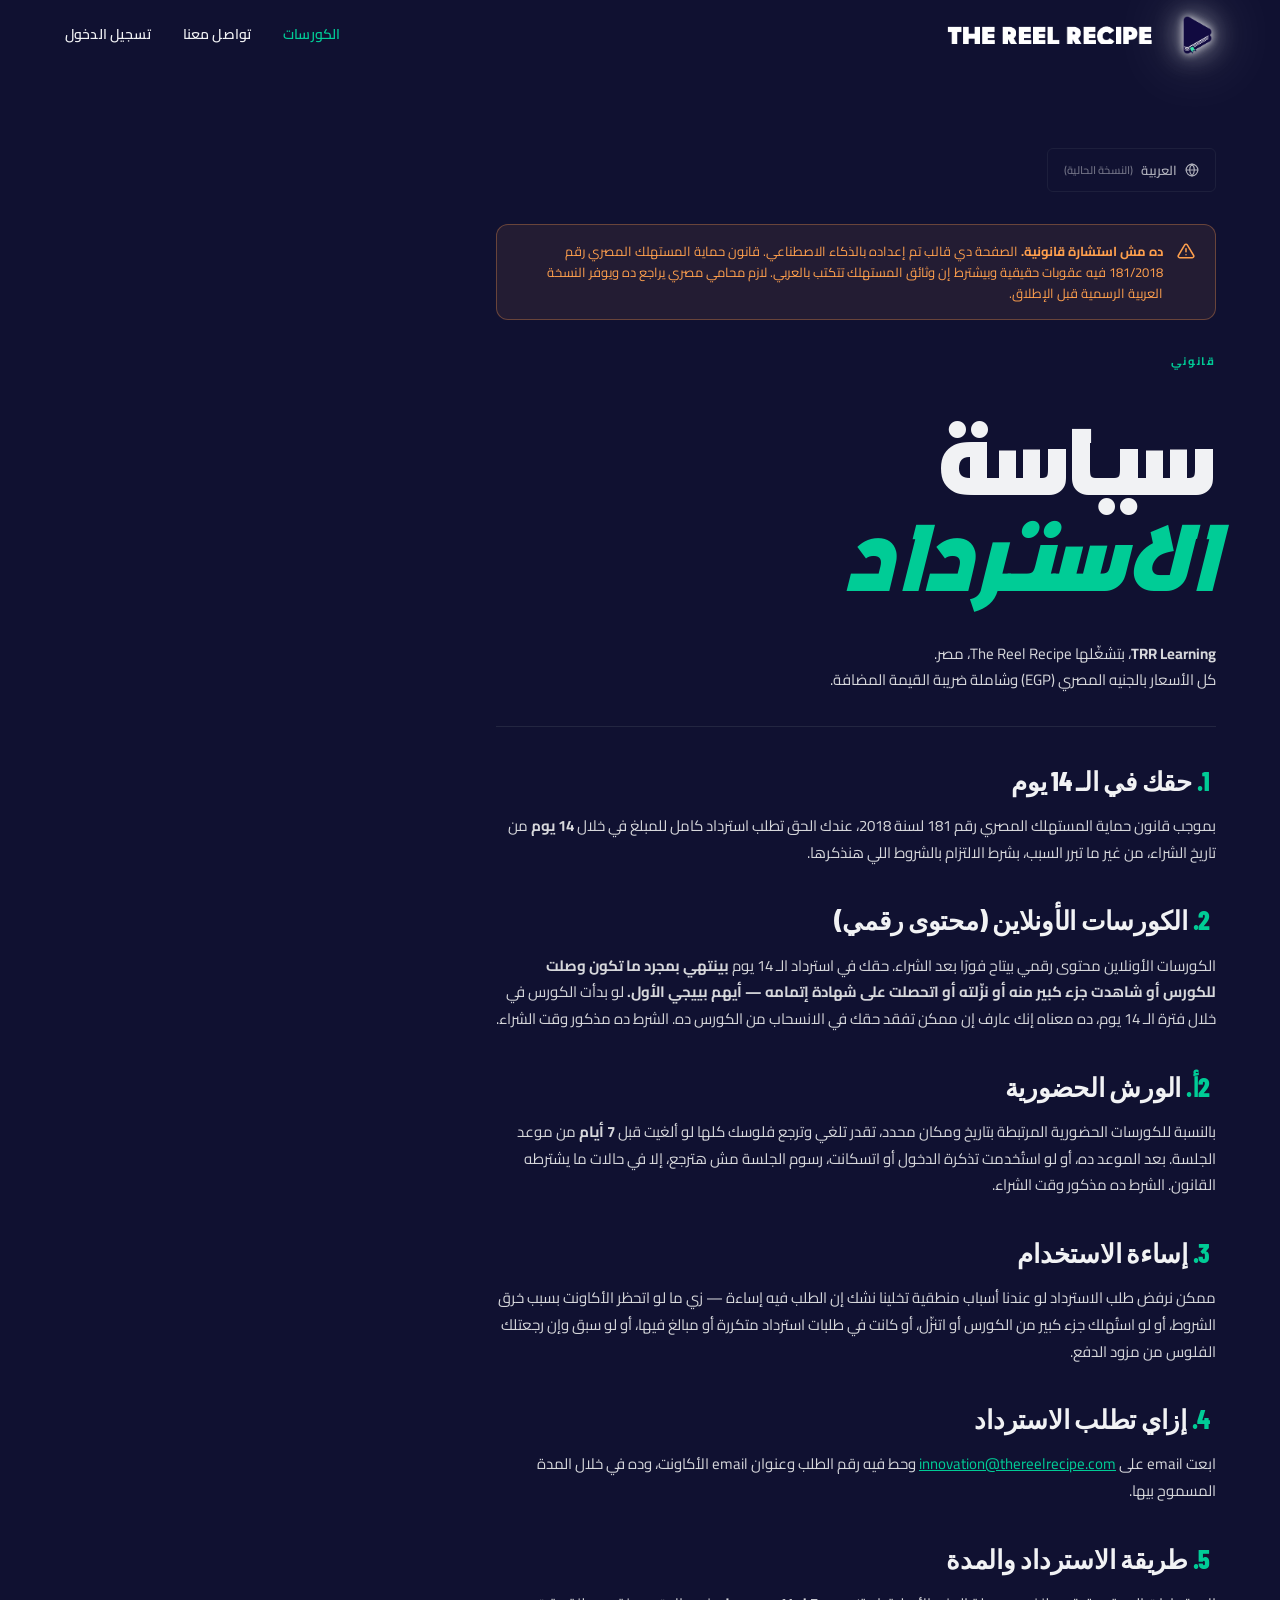
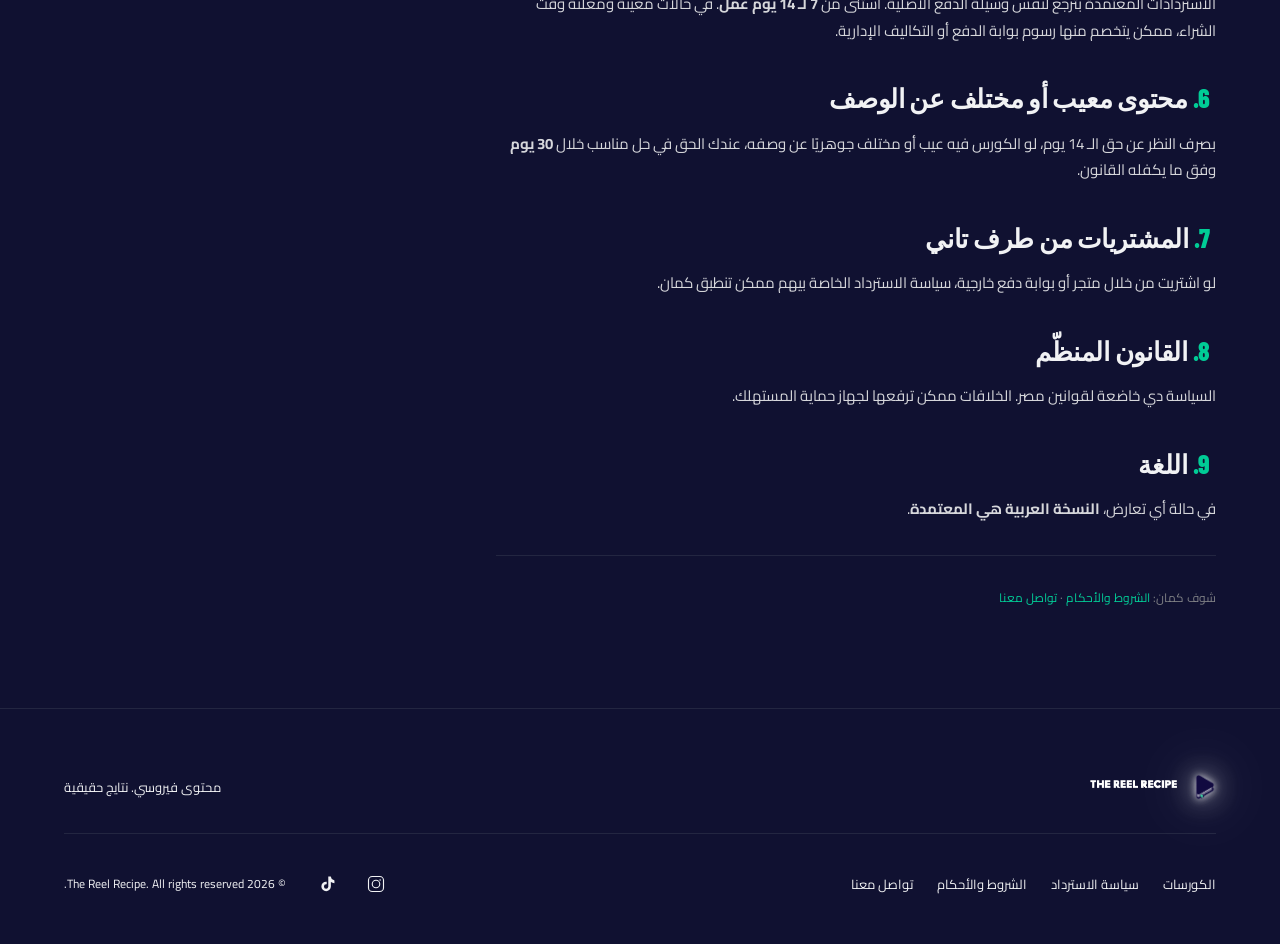
<file: refund-policy.html>
<!DOCTYPE html>
<html lang="ar" dir="rtl">
<head>
  <meta charset="UTF-8">
  <meta name="viewport" content="width=device-width, initial-scale=1.0">
  <title>سياسة الاسترداد | The Reel Recipe</title>
  <meta name="description" content="سياسة استرداد الأموال لكورسات TRR Learning — قانون حماية المستهلك المصري رقم 181/2018.">
  <meta name="theme-color" content="#090b1a">

  <!-- ⚠️ LEGAL DISCLAIMER: This page is an AI-generated TEMPLATE, not legal advice.
       Egypt's Consumer Protection Law No. 181/2018 carries real penalties and mandates
       Arabic-language consumer documents. Have an Egyptian lawyer review this and provide
       the Arabic version before going live. -->

  <!-- TODO: Arabic translation required by Law 181/2018 before launch -->

  <link rel="preconnect" href="https://fonts.googleapis.com">
  <link rel="preconnect" href="https://fonts.gstatic.com" crossorigin>
  <link rel="preload" href="./fonts/vip-hala-bold.otf" as="font" type="font/otf" crossorigin>
  <link href="https://fonts.googleapis.com/css2?family=Barlow+Condensed:ital,wght@0,600;0,700;0,800;0,900;1,700;1,800&family=Figtree:wght@300;400;500;600&family=Cairo:wght@400;500;600;700;800&display=block" rel="stylesheet">

  <link rel="stylesheet" href="./styles.css">

  <style>
    .legal-wrap {
      padding: clamp(100px, 12vw, 148px) 0 clamp(64px, 8vw, 100px);
    }

    .legal-content {
      max-width: 720px;
      display: flex;
      flex-direction: column;
      gap: 32px;
    }

    .legal-disclaimer-banner {
      display: flex;
      gap: 14px;
      align-items: flex-start;
      padding: 16px 20px;
      background: oklch(80% 0.16 55 / 0.08);
      border: 1px solid oklch(80% 0.16 55 / 0.3);
      border-radius: var(--r-lg);
      font-size: 13px;
      color: oklch(80% 0.16 55);
      line-height: 1.6;
    }

    .legal-disclaimer-banner svg {
      flex-shrink: 0;
      margin-top: 1px;
    }

    .lang-toggle-stub {
      display: inline-flex;
      align-items: center;
      gap: 8px;
      padding: 10px 16px;
      border: 1px solid var(--border);
      border-radius: var(--r);
      font-size: 13px;
      font-weight: 600;
      color: var(--text-2);
      cursor: not-allowed;
      opacity: 0.7;
    }

    .lang-toggle-stub span {
      font-family: 'Cairo', sans-serif;
    }

    .legal-section {
      display: flex;
      flex-direction: column;
      gap: 10px;
    }

    .legal-section-title {
      font-family: var(--fd);
      font-size: clamp(20px, 2.5vw, 26px);
      font-weight: 800;
      text-transform: uppercase;
      letter-spacing: -0.01em;
      color: var(--text);
    }

    .legal-section-num {
      color: var(--accent);
      margin-right: 6px;
    }

    .legal-body {
      font-size: 15px;
      color: oklch(88% 0.005 278);
      line-height: 1.78;
    }

    .legal-body a {
      color: var(--accent);
      text-decoration: underline;
    }

    .legal-divider {
      height: 1px;
      background: var(--border);
    }

    .legal-updated {
      font-size: 12px;
      color: oklch(60% 0.008 278);
    }
  </style>
</head>

<body>
  <a href="#main-content" class="skip-link">انتقل للمحتوى</a>

  <!-- ===== NAVBAR ===== -->
  <div class="navbar-wrap" id="navbar-wrap">
    <nav class="navbar" id="navbar">
      <div class="nb-content">
        <a href="../" class="nb-logo">
          <picture>
            <source srcset="./logo-icon.avif" type="image/avif">
            <img src="./logo-icon.png" alt="" class="nb-logo-icon">
          </picture>
          <picture>
            <source srcset="./logo-wordmark.avif" type="image/avif">
            <img src="./logo-wordmark.png" alt="The Reel Recipe" class="nb-logo-wordmark">
          </picture>
        </a>
        <div class="nb-links">
          <a href="./index.html" class="nb-link nb-link--courses">الكورسات</a>
          <a href="./contact.html" class="nb-link">تواصل معنا</a>
          <a href="./login.html" class="nb-link" id="nav-login">تسجيل الدخول</a>
          <a href="./my-learning.html" class="nb-link" id="nav-mylearning" style="display:none">تعلّمي</a>
          <button class="nb-link" id="nav-logout" style="display:none;background:none;border:none;cursor:pointer;font:inherit;color:inherit;padding:0;">تسجيل الخروج</button>
        </div>
        <div class="nb-right-mobile">
          <button type="button" class="nb-menu-btn" id="menuBtn" aria-label="فتح/إغلاق القائمة">
            <svg id="iconMenu" width="22" height="22" viewBox="0 0 24 24" fill="none" stroke="currentColor" stroke-width="2" stroke-linecap="round"><line x1="3" y1="6" x2="21" y2="6"/><line x1="3" y1="12" x2="21" y2="12"/><line x1="3" y1="18" x2="21" y2="18"/></svg>
            <svg id="iconX" width="22" height="22" viewBox="0 0 24 24" fill="none" stroke="currentColor" stroke-width="2" stroke-linecap="round" style="display:none"><line x1="18" y1="6" x2="6" y2="18"/><line x1="6" y1="6" x2="18" y2="18"/></svg>
          </button>
        </div>
      </div>
    </nav>
  </div>

  <div class="mobile-menu" id="mobileMenu">
    <div class="mm-header">
      <picture>
        <source srcset="./logo-icon.avif" type="image/avif">
        <img src="./logo-icon.png" alt="" class="mm-logo-icon">
      </picture>
      <button type="button" class="mobile-close" onclick="closeMobile()" aria-label="إغلاق القائمة">
        <svg width="24" height="24" viewBox="0 0 24 24" fill="none" stroke="currentColor" stroke-width="2" stroke-linecap="round"><line x1="18" y1="6" x2="6" y2="18"/><line x1="6" y1="6" x2="18" y2="18"/></svg>
      </button>
    </div>
    <div class="mobile-links">
      <a href="./index.html" class="mobile-link mobile-link--courses" onclick="closeMobile()">الكورسات</a>
      <a href="./contact.html" class="mobile-link" onclick="closeMobile()">تواصل معنا</a>
      <a href="./login.html" class="mobile-link" id="mob-login" onclick="closeMobile()">تسجيل الدخول</a>
      <a href="./my-learning.html" class="mobile-link" id="mob-mylearning" style="display:none" onclick="closeMobile()">تعلّمي</a>
      <button class="mobile-link" id="mob-logout" style="display:none;background:none;border:none;cursor:pointer;font:inherit;text-align:left;width:100%;padding:10px 0;border-bottom:1px solid var(--border);" onclick="closeMobile()">تسجيل الخروج</button>
    </div>
  </div>

  <main id="main-content">
    <div class="legal-wrap">
      <div class="container">
        <div class="legal-content">

          <!-- Language toggle stub -->
          <!-- TODO: Arabic translation required by Law 181/2018 before launch -->
          <div>
            <div class="lang-toggle-stub" title="الترجمة العربية متاحة">
              <svg width="14" height="14" viewBox="0 0 24 24" fill="none" stroke="currentColor" stroke-width="2" stroke-linecap="round" aria-hidden="true"><circle cx="12" cy="12" r="10"/><path d="M12 2a14.5 14.5 0 0 0 0 20 14.5 14.5 0 0 0 0-20"/><path d="M2 12h20"/></svg>
              <span>العربية</span>
              <span style="font-size:11px;opacity:.6">(النسخة الحالية)</span>
            </div>
          </div>

          <!-- Disclaimer banner -->
          <div class="legal-disclaimer-banner" role="note">
            <svg width="18" height="18" viewBox="0 0 24 24" fill="none" stroke="currentColor" stroke-width="2" stroke-linecap="round" stroke-linejoin="round" aria-hidden="true"><path d="M10.29 3.86L1.82 18a2 2 0 001.71 3h16.94a2 2 0 001.71-3L13.71 3.86a2 2 0 00-3.42 0z"/><line x1="12" y1="9" x2="12" y2="13"/><line x1="12" y1="17" x2="12.01" y2="17"/></svg>
            <span>
              <strong>ده مش استشارة قانونية.</strong> الصفحة دي قالب تم إعداده بالذكاء الاصطناعي.
              قانون حماية المستهلك المصري رقم 181/2018 فيه عقوبات حقيقية وبيشترط إن وثائق المستهلك تتكتب بالعربي.
              لازم محامي مصري يراجع ده ويوفر النسخة العربية الرسمية قبل الإطلاق.
            </span>
          </div>

          <div class="section-label fade-up">قانوني</div>
          <h1 class="section-title fade-up" style="animation-delay:.1s">
            سياسة<br>
            <em style="font-style:italic;color:var(--accent)">الاسترداد</em>
          </h1>

          <p class="legal-body">
            <strong>TRR Learning</strong>، بتشغّلها The Reel Recipe، مصر.<br>
            كل الأسعار بالجنيه المصري (EGP) وشاملة ضريبة القيمة المضافة.
          </p>

          <div class="legal-divider"></div>

          <div class="legal-section scroll-reveal">
            <h2 class="legal-section-title"><span class="legal-section-num">1.</span> حقك في الـ 14 يوم</h2>
            <p class="legal-body">
              بموجب قانون حماية المستهلك المصري رقم 181 لسنة 2018، عندك الحق تطلب استرداد كامل للمبلغ في خلال
              <strong>14 يوم</strong> من تاريخ الشراء، من غير ما تبرر السبب، بشرط الالتزام بالشروط اللي هنذكرها.
            </p>
          </div>

          <div class="legal-section scroll-reveal">
            <h2 class="legal-section-title"><span class="legal-section-num">2.</span> الكورسات الأونلاين (محتوى رقمي)</h2>
            <p class="legal-body">
              الكورسات الأونلاين محتوى رقمي بيتاح فورًا بعد الشراء. حقك في استرداد الـ 14 يوم
              <strong>بينتهي بمجرد ما تكون وصلت للكورس أو شاهدت جزء كبير منه أو نزّلته أو اتحصلت على شهادة إتمامه — أيهم بييجي الأول.</strong>
              لو بدأت الكورس في خلال فترة الـ 14 يوم، ده معناه إنك عارف إن ممكن تفقد حقك في الانسحاب من الكورس ده. الشرط ده مذكور وقت الشراء.
            </p>
          </div>

          <div class="legal-section scroll-reveal">
            <h2 class="legal-section-title"><span class="legal-section-num">2أ.</span> الورش الحضورية</h2>
            <p class="legal-body">
              بالنسبة للكورسات الحضورية المرتبطة بتاريخ ومكان محدد، تقدر تلغي وترجع فلوسك كلها لو ألغيت قبل
              <strong>7 أيام</strong> من موعد الجلسة. بعد الموعد ده، أو لو استُخدمت تذكرة الدخول أو اتسكانت، رسوم الجلسة مش هترجع، إلا في حالات ما يشترطه القانون.
              الشرط ده مذكور وقت الشراء.
            </p>
          </div>

          <div class="legal-section scroll-reveal">
            <h2 class="legal-section-title"><span class="legal-section-num">3.</span> إساءة الاستخدام</h2>
            <p class="legal-body">
              ممكن نرفض طلب الاسترداد لو عندنا أسباب منطقية تخلينا نشك إن الطلب فيه إساءة — زي ما لو اتحظر الأكاونت بسبب خرق الشروط،
              أو لو استُهلك جزء كبير من الكورس أو اتنزّل، أو كانت في طلبات استرداد متكررة أو مبالغ فيها،
              أو لو سبق وإن رجعتلك الفلوس من مزود الدفع.
            </p>
          </div>

          <div class="legal-section scroll-reveal">
            <h2 class="legal-section-title"><span class="legal-section-num">4.</span> إزاي تطلب الاسترداد</h2>
            <p class="legal-body">
              ابعت email على <a href="mailto:innovation@thereelrecipe.com">innovation@thereelrecipe.com</a> وحط فيه
              رقم الطلب وعنوان email الأكاونت، وده في خلال المدة المسموح بيها.
            </p>
          </div>

          <div class="legal-section scroll-reveal">
            <h2 class="legal-section-title"><span class="legal-section-num">5.</span> طريقة الاسترداد والمدة</h2>
            <p class="legal-body">
              الاستردادات المعتمدة بترجع لنفس وسيلة الدفع الأصلية. استنى من <strong>7 لـ 14 يوم عمل</strong>.
              في حالات معينة ومعلنة وقت الشراء، ممكن يتخصم منها رسوم بوابة الدفع أو التكاليف الإدارية.
            </p>
          </div>

          <div class="legal-section scroll-reveal">
            <h2 class="legal-section-title"><span class="legal-section-num">6.</span> محتوى معيب أو مختلف عن الوصف</h2>
            <p class="legal-body">
              بصرف النظر عن حق الـ 14 يوم، لو الكورس فيه عيب أو مختلف جوهريًا عن وصفه،
              عندك الحق في حل مناسب خلال <strong>30 يوم</strong> وفق ما يكفله القانون.
            </p>
          </div>

          <div class="legal-section scroll-reveal">
            <h2 class="legal-section-title"><span class="legal-section-num">7.</span> المشتريات من طرف تاني</h2>
            <p class="legal-body">
              لو اشتريت من خلال متجر أو بوابة دفع خارجية، سياسة الاسترداد الخاصة بيهم ممكن تنطبق كمان.
            </p>
          </div>

          <div class="legal-section scroll-reveal">
            <h2 class="legal-section-title"><span class="legal-section-num">8.</span> القانون المنظّم</h2>
            <p class="legal-body">
              السياسة دي خاضعة لقوانين مصر. الخلافات ممكن ترفعها لجهاز حماية المستهلك.
            </p>
          </div>

          <div class="legal-section scroll-reveal">
            <h2 class="legal-section-title"><span class="legal-section-num">9.</span> اللغة</h2>
            <p class="legal-body">
              في حالة أي تعارض، <strong>النسخة العربية هي المعتمدة</strong>.
            </p>
          </div>

          <div class="legal-divider"></div>
          <p class="legal-updated scroll-reveal">
            شوف كمان: <a href="./terms.html" style="color:var(--accent)">الشروط والأحكام</a> ·
            <a href="./contact.html" style="color:var(--accent)">تواصل معنا</a>
          </p>

        </div>
      </div>
    </div>
  </main>

  <footer class="footer">
    <div class="container">
      <div class="footer-top">
        <a href="../" class="footer-brand">
          <picture>
            <source srcset="./logo-icon.avif" type="image/avif">
            <img src="./logo-icon.png" alt="" class="footer-icon">
          </picture>
          <picture>
            <source srcset="./logo-wordmark.avif" type="image/avif">
            <img src="./logo-wordmark.png" alt="The Reel Recipe" class="footer-wm">
          </picture>
        </a>
        <p class="footer-tag">محتوى فيروسي. نتايج حقيقية</p>
      </div>
      <div class="footer-bottom">
        <nav class="footer-nav">
          <a href="./index.html" class="footer-link">الكورسات</a>
          <a href="./refund-policy.html" class="footer-link">سياسة الاسترداد</a>
          <a href="./terms.html" class="footer-link">الشروط والأحكام</a>
          <a href="./contact.html" class="footer-link">تواصل معنا</a>
        </nav>
        <div class="footer-end">
          <div class="footer-socials">
            <a href="https://instagram.com/thereelrecipe" target="_blank" rel="noopener noreferrer" class="fsoc" aria-label="Instagram">
              <svg width="18" height="18" viewBox="0 0 24 24" fill="none" stroke="currentColor" stroke-width="1.5" stroke-linecap="round" stroke-linejoin="round" aria-hidden="true"><rect x="2" y="2" width="20" height="20" rx="5"/><circle cx="12" cy="12" r="5"/><circle cx="17.5" cy="6.5" r="1" fill="currentColor" stroke="none"/></svg>
            </a>
            <a href="https://tiktok.com/@thereelrecipe" target="_blank" rel="noopener noreferrer" class="fsoc" aria-label="TikTok">
              <svg width="18" height="18" viewBox="0 0 24 24" fill="currentColor" aria-hidden="true"><path d="M19.59 6.69a4.83 4.83 0 01-3.77-4.25V2h-3.45v13.67a2.89 2.89 0 01-2.88 2.5 2.89 2.89 0 01-2.89-2.89 2.89 2.89 0 012.89-2.89c.28 0 .54.04.79.1V9.01a6.27 6.27 0 00-.79-.05 6.34 6.34 0 00-6.34 6.34 6.34 6.34 0 006.34 6.34 6.34 6.34 0 006.34-6.34V9.42a8.16 8.16 0 004.76 1.52V7.49a4.81 4.81 0 01-1-.8z"/></svg>
            </a>
          </div>
          <p class="footer-copy" id="footerCopy"></p>
        </div>
      </div>
    </div>
  </footer>

  <script type="module">
    import { isAuthenticated, logout } from './auth.js';
    const authed = isAuthenticated();
    document.getElementById('nav-login').style.display      = authed ? 'none' : '';
    document.getElementById('nav-mylearning').style.display = authed ? ''     : 'none';
    document.getElementById('nav-logout').style.display     = authed ? ''     : 'none';
    document.getElementById('mob-login').style.display      = authed ? 'none' : '';
    document.getElementById('mob-mylearning').style.display = authed ? ''     : 'none';
    document.getElementById('mob-logout').style.display     = authed ? ''     : 'none';
    document.getElementById('nav-logout').addEventListener('click', logout);
    document.getElementById('mob-logout').addEventListener('click', logout);

    const navbar  = document.getElementById('navbar');
    const menuBtn = document.getElementById('menuBtn');
    const iconMenu = document.getElementById('iconMenu');
    const iconX   = document.getElementById('iconX');
    const mobileMenu = document.getElementById('mobileMenu');

    window.addEventListener('scroll', () => {
      navbar.classList.toggle('scrolled', window.scrollY > 50);
    }, { passive: true });

    if (menuBtn) {
      menuBtn.addEventListener('click', () => {
        const open = mobileMenu.classList.toggle('open');
        iconMenu.style.display = open ? 'none'  : 'block';
        iconX.style.display    = open ? 'block' : 'none';
        navbar.classList.toggle('menu-open', open);
      });
    }

    window.closeMobile = function() {
      mobileMenu.classList.remove('open');
      if (iconMenu) iconMenu.style.display = 'block';
      if (iconX)    iconX.style.display    = 'none';
      navbar.classList.remove('menu-open');
    };

    const ro = new IntersectionObserver(entries => {
      entries.forEach(e => { if (e.isIntersecting) e.target.classList.add('visible'); });
    }, { threshold: 0.1 });
    document.querySelectorAll('.scroll-reveal').forEach(el => ro.observe(el));

    document.getElementById('footerCopy').textContent =
      `© ${new Date().getFullYear()} The Reel Recipe. All rights reserved.`;
  </script>
</body>
</html>
</file>
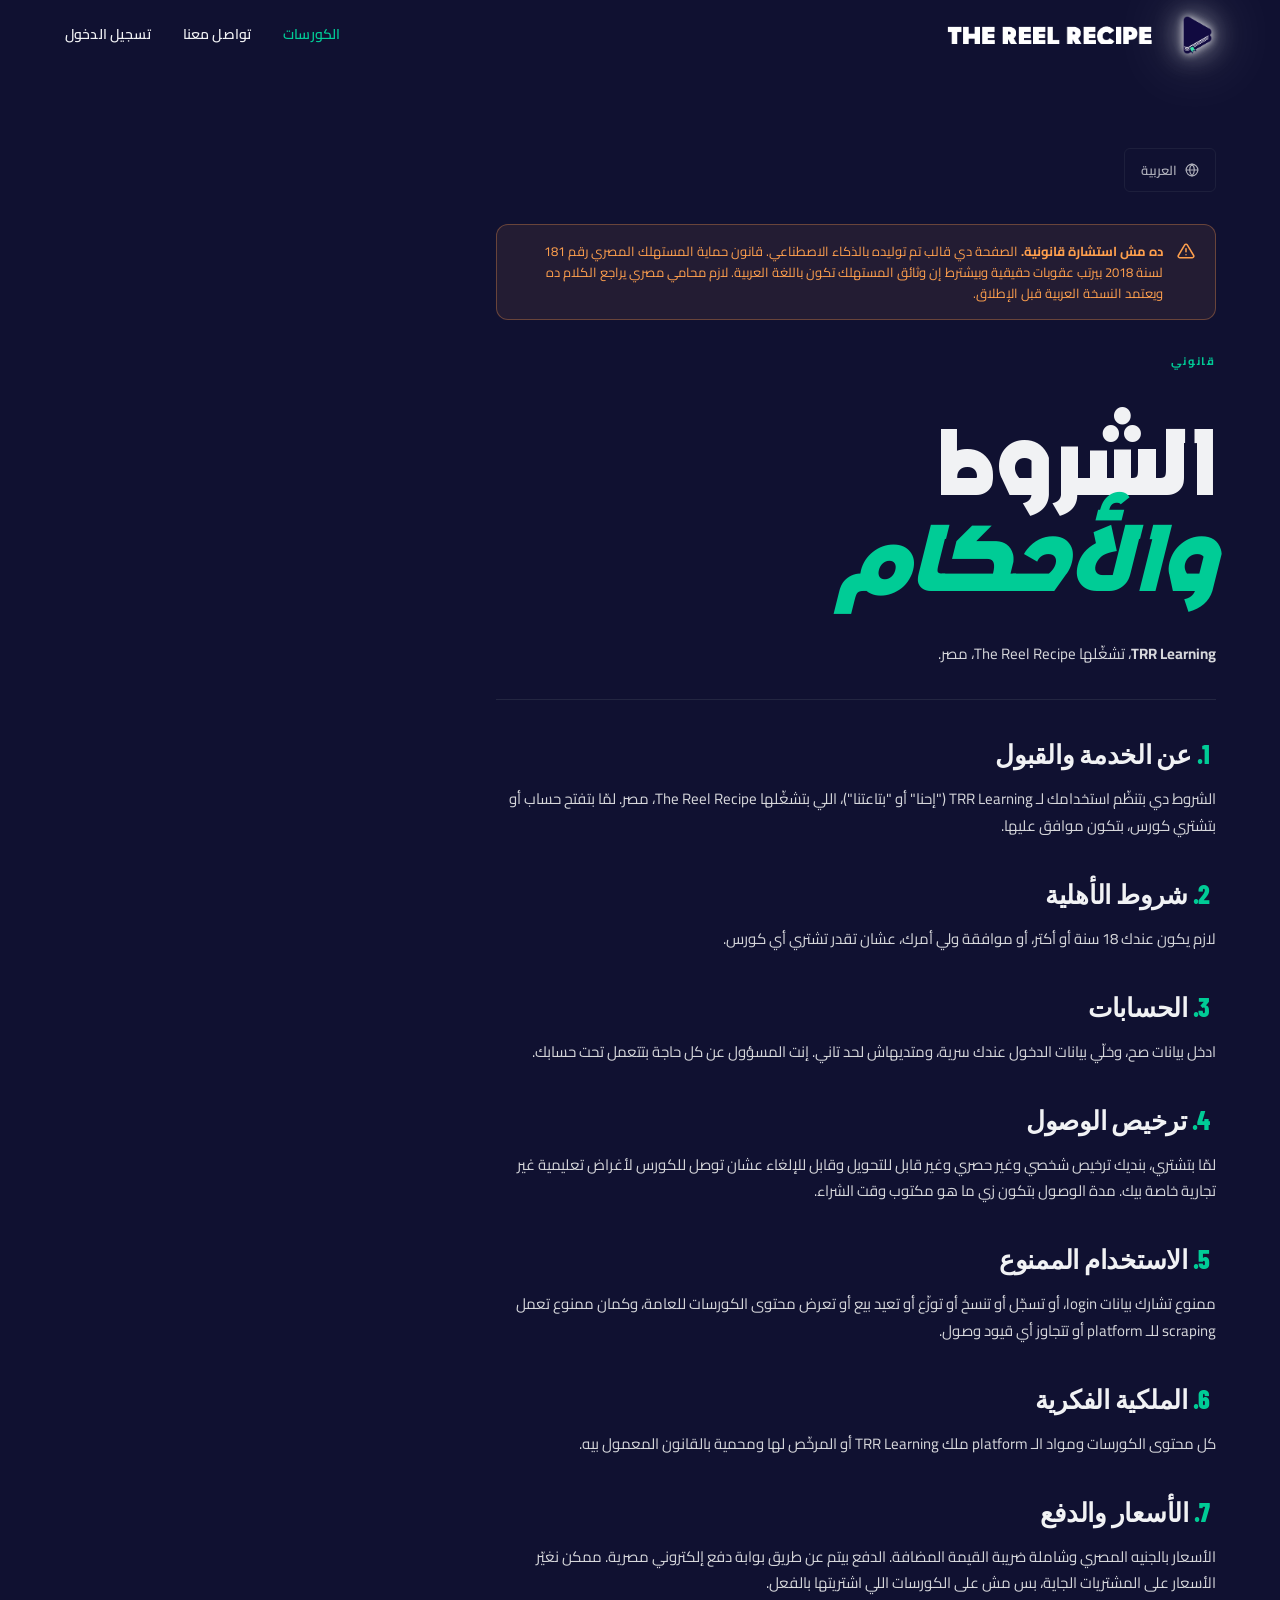
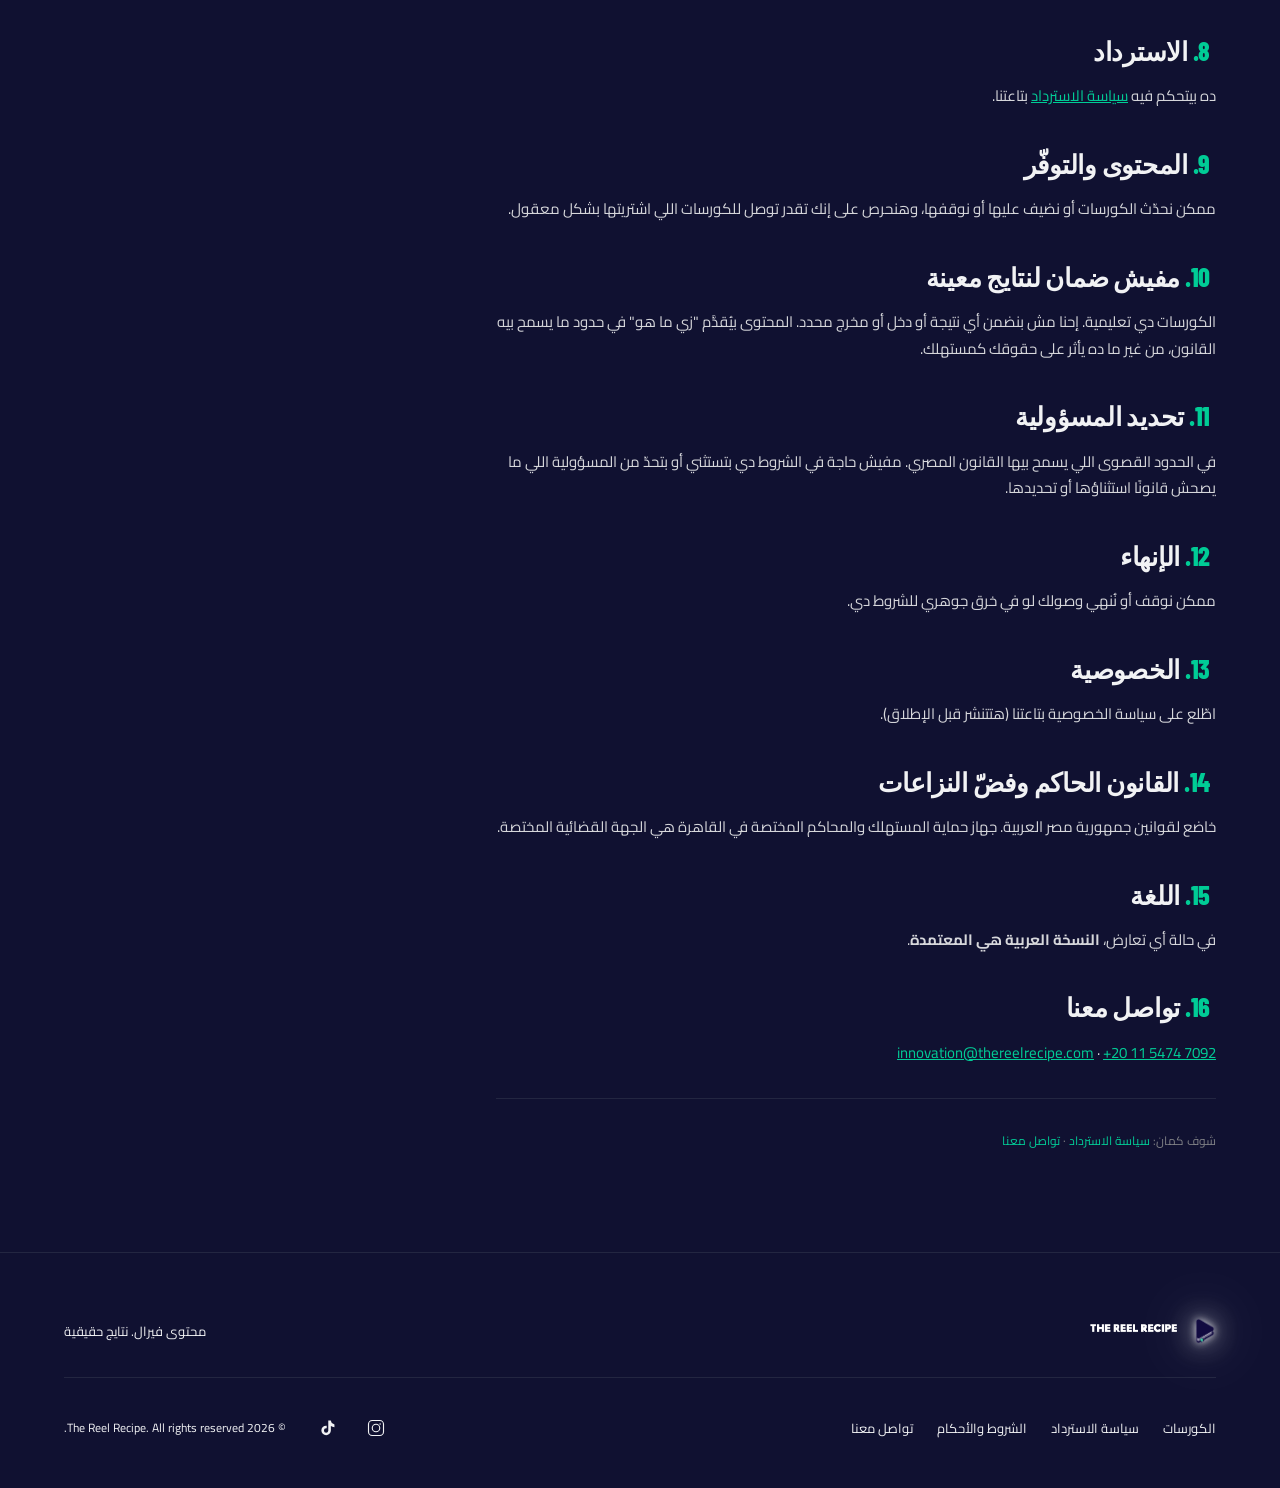
<file: terms.html>
<!DOCTYPE html>
<html lang="ar" dir="rtl">
<head>
  <meta charset="UTF-8">
  <meta name="viewport" content="width=device-width, initial-scale=1.0">
  <title>الشروط والأحكام | The Reel Recipe</title>
  <meta name="description" content="الشروط والأحكام الخاصة بـ TRR Learning — خاضعة للقانون المصري.">
  <meta name="theme-color" content="#090b1a">

  <!-- ⚠️ LEGAL DISCLAIMER: This page is an AI-generated TEMPLATE, not legal advice.
       Egypt's Consumer Protection Law No. 181/2018 carries real penalties and mandates
       Arabic-language consumer documents. Have an Egyptian lawyer review this and provide
       the Arabic version before going live. -->

  <!-- TODO: Arabic translation required by Law 181/2018 before launch -->

  <link rel="preconnect" href="https://fonts.googleapis.com">
  <link rel="preconnect" href="https://fonts.gstatic.com" crossorigin>
  <link rel="preload" href="./fonts/vip-hala-bold.otf" as="font" type="font/otf" crossorigin>
  <link href="https://fonts.googleapis.com/css2?family=Barlow+Condensed:ital,wght@0,600;0,700;0,800;0,900;1,700;1,800&family=Figtree:wght@300;400;500;600&family=Cairo:wght@400;500;600;700;800&display=block" rel="stylesheet">

  <link rel="stylesheet" href="./styles.css">

  <style>
    .legal-wrap { padding: clamp(100px, 12vw, 148px) 0 clamp(64px, 8vw, 100px); }
    .legal-content { max-width: 720px; display: flex; flex-direction: column; gap: 32px; }

    .legal-disclaimer-banner {
      display: flex; gap: 14px; align-items: flex-start;
      padding: 16px 20px;
      background: oklch(80% 0.16 55 / 0.08);
      border: 1px solid oklch(80% 0.16 55 / 0.3);
      border-radius: var(--r-lg);
      font-size: 13px; color: oklch(80% 0.16 55); line-height: 1.6;
    }
    .legal-disclaimer-banner svg { flex-shrink: 0; margin-top: 1px; }

    .lang-toggle-stub {
      display: inline-flex; align-items: center; gap: 8px;
      padding: 10px 16px; border: 1px solid var(--border); border-radius: var(--r);
      font-size: 13px; font-weight: 600; color: var(--text-2);
      cursor: not-allowed; opacity: 0.7;
    }
    .lang-toggle-stub span { font-family: 'Cairo', sans-serif; }

    .legal-section { display: flex; flex-direction: column; gap: 10px; }
    .legal-section-title {
      font-family: var(--fd);
      font-size: clamp(20px, 2.5vw, 26px); font-weight: 800;
      text-transform: uppercase; letter-spacing: -0.01em; color: var(--text);
    }
    .legal-section-num { color: var(--accent); margin-right: 6px; }
    .legal-body { font-size: 15px; color: oklch(88% 0.005 278); line-height: 1.78; }
    .legal-body a { color: var(--accent); text-decoration: underline; }
    .legal-divider { height: 1px; background: var(--border); }
    .legal-updated { font-size: 12px; color: oklch(60% 0.008 278); }
  </style>
</head>

<body>
  <a href="#main-content" class="skip-link">انتقل للمحتوى</a>

  <div class="navbar-wrap" id="navbar-wrap">
    <nav class="navbar" id="navbar">
      <div class="nb-content">
        <a href="../" class="nb-logo">
          <picture>
            <source srcset="./logo-icon.avif" type="image/avif">
            <img src="./logo-icon.png" alt="" class="nb-logo-icon">
          </picture>
          <picture>
            <source srcset="./logo-wordmark.avif" type="image/avif">
            <img src="./logo-wordmark.png" alt="The Reel Recipe" class="nb-logo-wordmark">
          </picture>
        </a>
        <div class="nb-links">
          <a href="./index.html" class="nb-link nb-link--courses">الكورسات</a>
          <a href="./contact.html" class="nb-link">تواصل معنا</a>
          <a href="./login.html" class="nb-link" id="nav-login">تسجيل الدخول</a>
          <a href="./my-learning.html" class="nb-link" id="nav-mylearning" style="display:none">تعلّمي</a>
          <button class="nb-link" id="nav-logout" style="display:none;background:none;border:none;cursor:pointer;font:inherit;color:inherit;padding:0;">تسجيل الخروج</button>
        </div>
        <div class="nb-right-mobile">
          <button type="button" class="nb-menu-btn" id="menuBtn" aria-label="فتح/إغلاق القائمة">
            <svg id="iconMenu" width="22" height="22" viewBox="0 0 24 24" fill="none" stroke="currentColor" stroke-width="2" stroke-linecap="round"><line x1="3" y1="6" x2="21" y2="6"/><line x1="3" y1="12" x2="21" y2="12"/><line x1="3" y1="18" x2="21" y2="18"/></svg>
            <svg id="iconX" width="22" height="22" viewBox="0 0 24 24" fill="none" stroke="currentColor" stroke-width="2" stroke-linecap="round" style="display:none"><line x1="18" y1="6" x2="6" y2="18"/><line x1="6" y1="6" x2="18" y2="18"/></svg>
          </button>
        </div>
      </div>
    </nav>
  </div>

  <div class="mobile-menu" id="mobileMenu">
    <div class="mm-header">
      <picture>
        <source srcset="./logo-icon.avif" type="image/avif">
        <img src="./logo-icon.png" alt="" class="mm-logo-icon">
      </picture>
      <button type="button" class="mobile-close" onclick="closeMobile()" aria-label="إغلاق القائمة">
        <svg width="24" height="24" viewBox="0 0 24 24" fill="none" stroke="currentColor" stroke-width="2" stroke-linecap="round"><line x1="18" y1="6" x2="6" y2="18"/><line x1="6" y1="6" x2="18" y2="18"/></svg>
      </button>
    </div>
    <div class="mobile-links">
      <a href="./index.html" class="mobile-link mobile-link--courses" onclick="closeMobile()">الكورسات</a>
      <a href="./contact.html" class="mobile-link" onclick="closeMobile()">تواصل معنا</a>
      <a href="./login.html" class="mobile-link" id="mob-login" onclick="closeMobile()">تسجيل الدخول</a>
      <a href="./my-learning.html" class="mobile-link" id="mob-mylearning" style="display:none" onclick="closeMobile()">تعلّمي</a>
      <button class="mobile-link" id="mob-logout" style="display:none;background:none;border:none;cursor:pointer;font:inherit;text-align:left;width:100%;padding:10px 0;border-bottom:1px solid var(--border);" onclick="closeMobile()">تسجيل الخروج</button>
    </div>
  </div>

  <main id="main-content">
    <div class="legal-wrap">
      <div class="container">
        <div class="legal-content">

          <div>
            <!-- TODO: Arabic translation required by Law 181/2018 before launch -->
            <div class="lang-toggle-stub" title="النسخة العربية متاحة دلوقتي">
              <svg width="14" height="14" viewBox="0 0 24 24" fill="none" stroke="currentColor" stroke-width="2" stroke-linecap="round" aria-hidden="true"><circle cx="12" cy="12" r="10"/><path d="M12 2a14.5 14.5 0 0 0 0 20 14.5 14.5 0 0 0 0-20"/><path d="M2 12h20"/></svg>
              <span>العربية</span>
            </div>
          </div>

          <div class="legal-disclaimer-banner" role="note">
            <svg width="18" height="18" viewBox="0 0 24 24" fill="none" stroke="currentColor" stroke-width="2" stroke-linecap="round" stroke-linejoin="round" aria-hidden="true"><path d="M10.29 3.86L1.82 18a2 2 0 001.71 3h16.94a2 2 0 001.71-3L13.71 3.86a2 2 0 00-3.42 0z"/><line x1="12" y1="9" x2="12" y2="13"/><line x1="12" y1="17" x2="12.01" y2="17"/></svg>
            <span>
              <strong>ده مش استشارة قانونية.</strong> الصفحة دي قالب تم توليده بالذكاء الاصطناعي.
              قانون حماية المستهلك المصري رقم 181 لسنة 2018 بيرتب عقوبات حقيقية وبيشترط إن وثائق المستهلك تكون باللغة العربية.
              لازم محامي مصري يراجع الكلام ده ويعتمد النسخة العربية قبل الإطلاق.
            </span>
          </div>

          <div class="section-label fade-up">قانوني</div>
          <h1 class="section-title fade-up" style="animation-delay:.1s">
            الشروط<br>
            <em style="font-style:italic;color:var(--accent)">والأحكام</em>
          </h1>

          <p class="legal-body">
            <strong>TRR Learning</strong>، تشغّلها The Reel Recipe، مصر.
          </p>

          <div class="legal-divider"></div>

          <div class="legal-section scroll-reveal">
            <h2 class="legal-section-title"><span class="legal-section-num">1.</span> عن الخدمة والقبول</h2>
            <p class="legal-body">
              الشروط دي بتنظّم استخدامك لـ TRR Learning ("إحنا" أو "بتاعتنا")، اللي بتشغّلها The Reel Recipe، مصر.
              لمّا بتفتح حساب أو بتشتري كورس، بتكون موافق عليها.
            </p>
          </div>

          <div class="legal-section scroll-reveal">
            <h2 class="legal-section-title"><span class="legal-section-num">2.</span> شروط الأهلية</h2>
            <p class="legal-body">لازم يكون عندك 18 سنة أو أكتر، أو موافقة ولي أمرك، عشان تقدر تشتري أي كورس.</p>
          </div>

          <div class="legal-section scroll-reveal">
            <h2 class="legal-section-title"><span class="legal-section-num">3.</span> الحسابات</h2>
            <p class="legal-body">
              ادخل بيانات صح، وخلّي بيانات الدخول عندك سرية، ومتديهاش لحد تاني.
              إنت المسؤول عن كل حاجة بتتعمل تحت حسابك.
            </p>
          </div>

          <div class="legal-section scroll-reveal">
            <h2 class="legal-section-title"><span class="legal-section-num">4.</span> ترخيص الوصول</h2>
            <p class="legal-body">
              لمّا بتشتري، بنديك ترخيص شخصي وغير حصري وغير قابل للتحويل وقابل للإلغاء عشان توصل للكورس
              لأغراض تعليمية غير تجارية خاصة بيك. مدة الوصول بتكون زي ما هو مكتوب وقت الشراء.
            </p>
          </div>

          <div class="legal-section scroll-reveal">
            <h2 class="legal-section-title"><span class="legal-section-num">5.</span> الاستخدام الممنوع</h2>
            <p class="legal-body">
              ممنوع تشارك بيانات login، أو تسجّل أو تنسخ أو توزّع أو تعيد بيع أو تعرض محتوى الكورسات للعامة،
              وكمان ممنوع تعمل scraping للـ platform أو تتجاوز أي قيود وصول.
            </p>
          </div>

          <div class="legal-section scroll-reveal">
            <h2 class="legal-section-title"><span class="legal-section-num">6.</span> الملكية الفكرية</h2>
            <p class="legal-body">
              كل محتوى الكورسات ومواد الـ platform ملك TRR Learning أو المرخّص لها ومحمية بالقانون المعمول بيه.
            </p>
          </div>

          <div class="legal-section scroll-reveal">
            <h2 class="legal-section-title"><span class="legal-section-num">7.</span> الأسعار والدفع</h2>
            <p class="legal-body">
              الأسعار بالجنيه المصري وشاملة ضريبة القيمة المضافة. الدفع بيتم عن طريق بوابة دفع إلكتروني مصرية.
              ممكن نغيّر الأسعار على المشتريات الجاية، بس مش على الكورسات اللي اشتريتها بالفعل.
            </p>
          </div>

          <div class="legal-section scroll-reveal">
            <h2 class="legal-section-title"><span class="legal-section-num">8.</span> الاسترداد</h2>
            <p class="legal-body">
              ده بيتحكم فيه <a href="./refund-policy.html">سياسة الاسترداد</a> بتاعتنا.
            </p>
          </div>

          <div class="legal-section scroll-reveal">
            <h2 class="legal-section-title"><span class="legal-section-num">9.</span> المحتوى والتوفّر</h2>
            <p class="legal-body">
              ممكن نحدّث الكورسات أو نضيف عليها أو نوقفها، وهنحرص على إنك تقدر توصل للكورسات اللي اشتريتها بشكل معقول.
            </p>
          </div>

          <div class="legal-section scroll-reveal">
            <h2 class="legal-section-title"><span class="legal-section-num">10.</span> مفيش ضمان لنتايج معينة</h2>
            <p class="legal-body">
              الكورسات دي تعليمية. إحنا مش بنضمن أي نتيجة أو دخل أو مخرج محدد.
              المحتوى بيُقدَّم "زي ما هو" في حدود ما يسمح بيه القانون، من غير ما ده يأثر على حقوقك كمستهلك.
            </p>
          </div>

          <div class="legal-section scroll-reveal">
            <h2 class="legal-section-title"><span class="legal-section-num">11.</span> تحديد المسؤولية</h2>
            <p class="legal-body">
              في الحدود القصوى اللي يسمح بيها القانون المصري. مفيش حاجة في الشروط دي بتستثني أو بتحدّ من المسؤولية اللي ما يصحش قانونًا استثناؤها أو تحديدها.
            </p>
          </div>

          <div class="legal-section scroll-reveal">
            <h2 class="legal-section-title"><span class="legal-section-num">12.</span> الإنهاء</h2>
            <p class="legal-body">
              ممكن نوقف أو نُنهي وصولك لو في خرق جوهري للشروط دي.
            </p>
          </div>

          <div class="legal-section scroll-reveal">
            <h2 class="legal-section-title"><span class="legal-section-num">13.</span> الخصوصية</h2>
            <p class="legal-body">
              <!-- TODO: add Privacy Policy before launch -->
              اطّلع على سياسة الخصوصية بتاعتنا (هتتنشر قبل الإطلاق).
            </p>
          </div>

          <div class="legal-section scroll-reveal">
            <h2 class="legal-section-title"><span class="legal-section-num">14.</span> القانون الحاكم وفضّ النزاعات</h2>
            <p class="legal-body">
              خاضع لقوانين جمهورية مصر العربية. جهاز حماية المستهلك والمحاكم المختصة في القاهرة هي الجهة القضائية المختصة.
            </p>
          </div>

          <div class="legal-section scroll-reveal">
            <h2 class="legal-section-title"><span class="legal-section-num">15.</span> اللغة</h2>
            <p class="legal-body">في حالة أي تعارض، <strong>النسخة العربية هي المعتمدة</strong>.</p>
          </div>

          <div class="legal-section scroll-reveal">
            <h2 class="legal-section-title"><span class="legal-section-num">16.</span> تواصل معنا</h2>
            <p class="legal-body">
              <!-- PLACEHOLDER contact — replace with final legal entity details before launch -->
              <a href="mailto:innovation@thereelrecipe.com">innovation@thereelrecipe.com</a>
              · <a href="tel:+201154747092">+20 11 5474 7092</a>
            </p>
          </div>

          <div class="legal-divider"></div>
          <p class="legal-updated scroll-reveal">
            شوف كمان: <a href="./refund-policy.html" style="color:var(--accent)">سياسة الاسترداد</a> ·
            <a href="./contact.html" style="color:var(--accent)">تواصل معنا</a>
          </p>

        </div>
      </div>
    </div>
  </main>

  <footer class="footer">
    <div class="container">
      <div class="footer-top">
        <a href="../" class="footer-brand">
          <picture>
            <source srcset="./logo-icon.avif" type="image/avif">
            <img src="./logo-icon.png" alt="" class="footer-icon">
          </picture>
          <picture>
            <source srcset="./logo-wordmark.avif" type="image/avif">
            <img src="./logo-wordmark.png" alt="The Reel Recipe" class="footer-wm">
          </picture>
        </a>
        <p class="footer-tag">محتوى فيرال. نتايج حقيقية</p>
      </div>
      <div class="footer-bottom">
        <nav class="footer-nav">
          <a href="./index.html" class="footer-link">الكورسات</a>
          <a href="./refund-policy.html" class="footer-link">سياسة الاسترداد</a>
          <a href="./terms.html" class="footer-link">الشروط والأحكام</a>
          <a href="./contact.html" class="footer-link">تواصل معنا</a>
        </nav>
        <div class="footer-end">
          <div class="footer-socials">
            <a href="https://instagram.com/thereelrecipe" target="_blank" rel="noopener noreferrer" class="fsoc" aria-label="Instagram">
              <svg width="18" height="18" viewBox="0 0 24 24" fill="none" stroke="currentColor" stroke-width="1.5" stroke-linecap="round" stroke-linejoin="round" aria-hidden="true"><rect x="2" y="2" width="20" height="20" rx="5"/><circle cx="12" cy="12" r="5"/><circle cx="17.5" cy="6.5" r="1" fill="currentColor" stroke="none"/></svg>
            </a>
            <a href="https://tiktok.com/@thereelrecipe" target="_blank" rel="noopener noreferrer" class="fsoc" aria-label="TikTok">
              <svg width="18" height="18" viewBox="0 0 24 24" fill="currentColor" aria-hidden="true"><path d="M19.59 6.69a4.83 4.83 0 01-3.77-4.25V2h-3.45v13.67a2.89 2.89 0 01-2.88 2.5 2.89 2.89 0 01-2.89-2.89 2.89 2.89 0 012.89-2.89c.28 0 .54.04.79.1V9.01a6.27 6.27 0 00-.79-.05 6.34 6.34 0 00-6.34 6.34 6.34 6.34 0 006.34 6.34 6.34 6.34 0 006.34-6.34V9.42a8.16 8.16 0 004.76 1.52V7.49a4.81 4.81 0 01-1-.8z"/></svg>
            </a>
          </div>
          <p class="footer-copy" id="footerCopy"></p>
        </div>
      </div>
    </div>
  </footer>

  <script type="module">
    import { isAuthenticated, logout } from './auth.js';
    const authed = isAuthenticated();
    document.getElementById('nav-login').style.display      = authed ? 'none' : '';
    document.getElementById('nav-mylearning').style.display = authed ? ''     : 'none';
    document.getElementById('nav-logout').style.display     = authed ? ''     : 'none';
    document.getElementById('mob-login').style.display      = authed ? 'none' : '';
    document.getElementById('mob-mylearning').style.display = authed ? ''     : 'none';
    document.getElementById('mob-logout').style.display     = authed ? ''     : 'none';
    document.getElementById('nav-logout').addEventListener('click', logout);
    document.getElementById('mob-logout').addEventListener('click', logout);

    const navbar  = document.getElementById('navbar');
    const menuBtn = document.getElementById('menuBtn');
    const iconMenu = document.getElementById('iconMenu');
    const iconX   = document.getElementById('iconX');
    const mobileMenu = document.getElementById('mobileMenu');

    window.addEventListener('scroll', () => {
      navbar.classList.toggle('scrolled', window.scrollY > 50);
    }, { passive: true });

    if (menuBtn) {
      menuBtn.addEventListener('click', () => {
        const open = mobileMenu.classList.toggle('open');
        iconMenu.style.display = open ? 'none'  : 'block';
        iconX.style.display    = open ? 'block' : 'none';
        navbar.classList.toggle('menu-open', open);
      });
    }

    window.closeMobile = function() {
      mobileMenu.classList.remove('open');
      if (iconMenu) iconMenu.style.display = 'block';
      if (iconX)    iconX.style.display    = 'none';
      navbar.classList.remove('menu-open');
    };

    const ro = new IntersectionObserver(entries => {
      entries.forEach(e => { if (e.isIntersecting) e.target.classList.add('visible'); });
    }, { threshold: 0.1 });
    document.querySelectorAll('.scroll-reveal').forEach(el => ro.observe(el));

    document.getElementById('footerCopy').textContent =
      `© ${new Date().getFullYear()} The Reel Recipe. All rights reserved.`;
  </script>
</body>
</html>
</file>
<file: styles.css>
/* =============================================================
   THE REEL RECIPE — styles.css
   Dark editorial agency. Barlow Condensed + Figtree + Cairo.
   Brand: deep indigo-navy bg + teal accent (from logo icon).
============================================================= */

@font-face {
  font-family: 'VIP Hala';
  src: url('./fonts/vip-hala-bold.otf') format('opentype');
  font-weight: 700;
  font-display: block;
}

@font-face {
  font-family: 'Cairo';
  src: url('./fonts/Cairo-Regular.ttf') format('truetype');
  font-weight: 400;
  font-display: swap;
}
@font-face {
  font-family: 'Cairo';
  src: url('./fonts/Cairo-Medium.ttf') format('truetype');
  font-weight: 500;
  font-display: swap;
}
@font-face {
  font-family: 'Cairo';
  src: url('./fonts/Cairo-SemiBold.ttf') format('truetype');
  font-weight: 600;
  font-display: swap;
}
@font-face {
  font-family: 'Cairo';
  src: url('./fonts/Cairo-Bold.ttf') format('truetype');
  font-weight: 700;
  font-display: swap;
}
@font-face {
  font-family: 'Cairo';
  src: url('./fonts/Cairo-ExtraBold.ttf') format('truetype');
  font-weight: 800;
  font-display: swap;
}
@font-face {
  font-family: 'Cairo';
  src: url('./fonts/Cairo-Black.ttf') format('truetype');
  font-weight: 900;
  font-display: swap;
}

/* ── Variables ── */
:root {
  /* Deep indigo-navy — the logo's book body */
  --bg:          oklch(20%  0.062 278);
  --surface:     oklch(17%  0.058 278);
  --surface-2:   oklch(21%  0.055 278);
  --border:      oklch(28%  0.05  278);
  --border-2:    oklch(39%  0.05  278);
  /* Teal — the logo's bookmark accent */
  --accent:      oklch(74%  0.17  168);
  --accent-dim:  oklch(74%  0.17  168 / 0.24);
  --accent-hi:   oklch(79%  0.16  168);
  /* Near-white text, indigo-tinted */
  --text:        oklch(96%  0.004 278);
  --text-2:      oklch(96%  0.004 278);
  --text-3:      oklch(96%  0.004 278);

  --fd: 'Barlow Condensed', sans-serif;
  --fb: 'Figtree', sans-serif;

  --wrap: 1280px;
  --wrap-sm: 720px;
  --r: 6px;
  --r-lg: 12px;
  --expo: cubic-bezier(0.16, 1, 0.3, 1);
  --quart: cubic-bezier(0.25, 1, 0.5, 1);
}

/* ── Skip link ── */
.skip-link {
  position: absolute; top: -100%; left: 16px;
  background: var(--accent); color: oklch(9% 0.065 278);
  font-size: 14px; font-weight: 700;
  padding: 8px 16px; border-radius: var(--r);
  z-index: 9999;
  transition: top 0.15s ease;
}
.skip-link:focus { top: 8px; }

/* ── Focus styles ── */
:focus-visible {
  outline: 2px solid var(--accent);
  outline-offset: 3px;
  border-radius: var(--r);
}
.btn-primary:focus-visible,
.btn-ghost:focus-visible,
.btn-dark:focus-visible,
.btn-outline-dark:focus-visible,
.nb-cta:focus-visible,
.mobile-cta:focus-visible,
.modal-cta-link:focus-visible { outline-offset: 2px; }
.svc-row:focus-visible { outline-offset: -2px; }

/* ── Reset ── */
*, *::before, *::after { box-sizing: border-box; margin: 0; padding: 0; }
html { scroll-behavior: smooth; }
body {
  background: var(--bg);
  color: var(--text);
  font-family: var(--fb);
  font-size: 16px;
  line-height: 1.7;
  -webkit-font-smoothing: antialiased;
  overflow-x: hidden;
}
a { color: inherit; text-decoration: none; }
img { display: block; max-width: 100%; }
button { cursor: pointer; border: none; background: none; font: inherit; }
figure { margin: 0; }

/* ── Arabic overrides ── */
[dir="rtl"],
[dir="rtl"] body {
  font-family: 'Cairo', sans-serif;
}
[dir="rtl"] .hero-headline,
[dir="rtl"] .section-title,
[dir="rtl"] .about-hl,
[dir="rtl"] .cta-hl,
[dir="rtl"] .svc-name,
[dir="rtl"] .work-ttl,
[dir="rtl"] .mobile-link {
  font-family: 'VIP Hala', 'Cairo', sans-serif;
  letter-spacing: 0;
}
/* Stat numbers stay on Latin font so digits/suffixes render correctly */
[dir="rtl"] .stat-num {
  font-family: var(--fd), sans-serif;
  direction: ltr;
}

/* ── Layout ── */
.container    { width: 100%; max-width: var(--wrap);    margin: 0 auto; padding: 0 clamp(20px, 5vw, 80px); }
.container-sm { width: 100%; max-width: var(--wrap-sm); margin: 0 auto; padding: 0 clamp(20px, 5vw, 80px); }
.section { padding: clamp(80px, 10vw, 136px) 0; }

/* ── Suppress all motion during language switch ── */
.lang-switching *, .lang-switching *::before, .lang-switching *::after {
  animation-duration: 0s !important;
  animation-delay: 0s !important;
  transition-duration: 0s !important;
  transition-delay: 0s !important;
}

/* ── Scroll reveal ── */
.scroll-reveal {
  opacity: 0;
  transform: translateY(28px);
  transition: opacity 0.72s var(--expo), transform 0.72s var(--expo);
}
.scroll-reveal.visible { opacity: 1; transform: none; }

@keyframes fadeUp {
  from { opacity: 0; transform: translateY(36px); }
  to   { opacity: 1; transform: none; }
}
.fade-up { opacity: 0; animation: fadeUp 0.82s var(--expo) forwards; }

@media (prefers-reduced-motion: reduce) {
  html { scroll-behavior: auto; }
  .fade-up, .scroll-reveal { animation: none !important; opacity: 1 !important; transform: none !important; transition: none !important; }
}

/* ── Buttons ── */
.btn-primary {
  display: inline-flex; align-items: center; gap: 8px;
  background: var(--accent);
  color: oklch(9% 0.065 278);
  font-family: inherit; font-size: 15px; font-weight: 700;
  padding: 13px 26px;
  border-radius: var(--r);
  transition: background 0.2s ease, transform 0.15s ease;
  white-space: nowrap;
}
.btn-primary:hover { background: var(--accent-hi); transform: translateY(-1px); }

.btn-ghost {
  display: inline-flex; align-items: center; gap: 8px;
  background: transparent;
  color: var(--accent);
  font-family: inherit; font-size: 15px; font-weight: 600;
  padding: 13px 26px;
  border: 1.5px solid var(--accent-dim);
  border-radius: var(--r);
  transition: border-color 0.2s ease, color 0.2s ease, background 0.2s ease;
}
.btn-ghost:hover { border-color: var(--accent); color: var(--accent-hi); background: oklch(74% 0.17 168 / 0.06); }

.btn-dark {
  display: inline-flex; align-items: center; gap: 8px;
  background: oklch(9% 0.065 278);
  color: oklch(96% 0.004 278);
  font-family: inherit; font-size: 15px; font-weight: 700;
  padding: 13px 26px;
  border-radius: var(--r);
  transition: background 0.2s ease;
}
.btn-dark:hover { background: oklch(13% 0.062 278); }

.btn-outline-dark {
  display: inline-flex; align-items: center; gap: 8px;
  background: transparent;
  color: oklch(9% 0.065 278);
  font-family: inherit; font-size: 15px; font-weight: 600;
  padding: 12px 26px;
  border: 1.5px solid oklch(9% 0.065 278 / 0.45);
  border-radius: var(--r);
  transition: border-color 0.2s ease, background 0.2s ease;
}
.btn-outline-dark:hover { border-color: oklch(9% 0.065 278 / 0.8); background: oklch(9% 0.065 278 / 0.07); }

/* ── Section header ── */
.section-head { margin-bottom: clamp(48px, 7vw, 80px); }

.section-label {
  font-size: 11px; font-weight: 700;
  letter-spacing: 0.16em; text-transform: uppercase;
  color: var(--accent);
  margin-bottom: 14px;
}

.section-label--lg {
  font-size: clamp(16px, 2.2vw, 22px);
  letter-spacing: 0.06em;
}

.section-title {
  font-family: var(--fd);
  font-size: clamp(40px, 6.5vw, 84px);
  font-weight: 800;
  text-transform: uppercase;
  line-height: 0.92;
  letter-spacing: -0.02em;
  color: var(--text);
}

.section-sub {
  margin-top: 20px;
  font-size: clamp(15px, 1.7vw, 17px);
  color: var(--text-2);
  max-width: 58ch;
  line-height: 1.7;
}

.section-sub--lg {
  font-size: clamp(17px, 2vw, 21px);
}

/* ── Language switcher (mobile drawer uses two-button; desktop uses single cycle) ── */
.lang-switcher {
  display: flex; gap: 2px;
  background: var(--surface);
  border: 1px solid var(--border);
  border-radius: var(--r);
  padding: 3px;
}
.lang-btn {
  font-size: 12px; font-weight: 700; letter-spacing: 0.06em;
  color: var(--text-3);
  padding: 4px 10px; min-height: 36px;
  border-radius: calc(var(--r) - 2px);
  transition: background 0.15s ease, color 0.15s ease;
}
.lang-btn.active { background: var(--accent); color: var(--bg); }
.lang-btn:hover:not(.active) { background: var(--surface-2); color: var(--text); }

/* Single-button lang cycle (desktop nav only) */
.lang-cycle {
  font-size: 11px; font-weight: 800; letter-spacing: 0.1em;
  color: var(--accent);
  padding: 5px 12px; min-height: 36px;
  border-radius: var(--r);
  border: 1.5px solid var(--accent-dim);
  background: transparent;
  cursor: pointer;
  transition: color 0.15s ease, border-color 0.15s ease, background 0.15s ease;
}
.lang-cycle:hover { color: var(--text); border-color: var(--accent); background: oklch(74% 0.17 168 / 0.1); }

/* ─────────────────────────────────────────
   NAVBAR
───────────────────────────────────────── */
.navbar-wrap { position: fixed; top: 0; left: 0; right: 0; z-index: 100; }

.navbar {
  position: relative;
  border: 1px solid transparent;
  border-radius: 0;
  isolation: isolate;
  transition:
    background 0.45s var(--quart),
    border-color 0.45s var(--quart),
    border-radius 0.45s var(--quart),
    margin 0.45s var(--quart),
    box-shadow 0.45s var(--quart);
}

/* Teal specular sweep — brand-native highlight, not generic white */
.navbar::before {
  content: '';
  position: absolute;
  inset: 0;
  border-radius: inherit;
  background: linear-gradient(
    155deg,
    oklch(74% 0.17 168 / 0.11) 0%,
    oklch(96% 0.004 278 / 0.04) 28%,
    transparent 55%
  );
  pointer-events: none;
  z-index: 0;
  opacity: 0;
  transition: opacity 0.45s var(--quart);
}

.navbar.scrolled::before { opacity: 1; }

.navbar > * { position: relative; z-index: 1; }

.navbar.scrolled {
  background: oklch(9% 0.065 278 / 0.62);
  backdrop-filter: blur(28px) saturate(165%) brightness(1.05);
  -webkit-backdrop-filter: blur(28px) saturate(165%) brightness(1.05);
  border-color: oklch(74% 0.17 168 / 0.16);
  border-radius: 999px;
  margin: 10px clamp(16px, 2.5vw, 44px);
  overflow: hidden;
  box-shadow:
    0 16px 48px oklch(4% 0.04 278 / 0.58),
    0 4px 14px  oklch(4% 0.04 278 / 0.38),
    inset 0 1px 0 oklch(74% 0.17 168 / 0.20),
    inset 0 -1px 0 oklch(28% 0.05 278 / 0.45);
}

@media (prefers-reduced-transparency: reduce) {
  .navbar.scrolled {
    background: oklch(10% 0.062 278 / 0.97);
    backdrop-filter: none;
    -webkit-backdrop-filter: none;
    border-color: var(--border);
    box-shadow: 0 2px 8px oklch(4% 0.04 278 / 0.5);
  }
}

.nb-content {
  max-width: var(--wrap);
  margin: 0 auto;
  padding: 0 clamp(20px, 5vw, 80px);
  height: 68px;
  display: flex; align-items: center; justify-content: space-between; gap: 32px;
}

.nb-logo { display: flex; align-items: center; gap: 12px; flex-shrink: 0; transition: opacity 0.2s ease; }
.nb-logo:hover { opacity: 0.8; }
.nb-logo-icon    { height: 44px; width: auto; filter: drop-shadow(0 0 4px oklch(96% 0.004 278 / 0.95)) drop-shadow(0 0 14px oklch(96% 0.004 278 / 0.65)) drop-shadow(0 0 32px oklch(96% 0.004 278 / 0.35)); }
/* picture wrapper clips the empty canvas padding baked into the image file */
.nb-logo picture:last-of-type {
  display: block;
  height: 18px;
  overflow: hidden;
}
/* image is scaled tall enough so the text content = 18px, top gap offset */
.nb-logo-wordmark {
  height: 40px;
  width: auto;
  display: block;
  margin-top: -4px;
}

.nb-links { display: flex; align-items: center; gap: clamp(18px, 2.5vw, 36px); }

.nb-link { font-size: 14px; font-weight: 600; color: var(--text); letter-spacing: 0.01em; transition: color 0.2s ease; }
.nb-link:hover { color: var(--accent); }
.nb-link--courses { color: var(--accent); }
.nb-link--courses:hover { color: var(--accent-hi); }

.nb-cta {
  display: inline-flex; align-items: center; gap: 8px;
  background: var(--accent);
  color: oklch(9% 0.065 278);
  font-size: 14px; font-weight: 700;
  padding: 9px 20px;
  border-radius: var(--r);
  transition: background 0.2s ease, transform 0.15s ease;
  white-space: nowrap;
}
.nb-cta:hover { background: var(--accent-hi); transform: translateY(-1px); }

.nb-right-mobile { display: none; align-items: center; gap: 12px; }
.nb-menu-btn { color: var(--text); padding: 4px; display: flex; }

/* Mobile menu */
.mobile-menu {
  position: fixed; inset: 0; z-index: 101;
  background: var(--bg);
  display: flex; flex-direction: column;
  padding: 24px clamp(20px, 6vw, 56px);
  transform: translateX(100%);
  transition: transform 0.38s var(--quart);
}
.mobile-menu.open { transform: none; }

.mm-header {
  display: flex; align-items: center; justify-content: space-between;
  margin-bottom: 36px;
}

.mm-logo-icon {
  height: 44px; width: auto; display: block;
  filter: drop-shadow(0 0 4px oklch(96% 0.004 278 / 0.95)) drop-shadow(0 0 14px oklch(96% 0.004 278 / 0.65)) drop-shadow(0 0 32px oklch(96% 0.004 278 / 0.35));
}

.mobile-close {
  color: var(--text-2); padding: 8px; display: flex;
}

.mobile-links { display: flex; flex-direction: column; gap: 2px; }

.mobile-link {
  font-family: var(--fd);
  font-size: clamp(36px, 10vw, 58px);
  font-weight: 800; letter-spacing: -0.02em; text-transform: uppercase;
  color: var(--text-2);
  padding: 10px 0;
  border-bottom: 1px solid var(--border);
  transition: color 0.2s ease;
}
.mobile-link:hover { color: var(--text); }
.mobile-link--courses { color: var(--accent); }
.mobile-link--courses:hover { color: var(--accent-hi); }

.mobile-cta {
  margin-top: 32px; align-self: flex-start;
  display: inline-flex;
  background: var(--accent);
  color: oklch(9% 0.065 278);
  font-size: 16px; font-weight: 700;
  padding: 14px 32px; border-radius: var(--r);
}

/* ─────────────────────────────────────────
   HERO
───────────────────────────────────────── */
.hero {
  min-height: 100svh;
  display: flex; flex-direction: column; justify-content: center;
  padding-top: 68px;
  position: relative; overflow: hidden;
}
.hero::before {
  content: '';
  position: absolute; inset: 0; z-index: 0; pointer-events: none;
  background-image: url("data:image/svg+xml,%3Csvg xmlns='http://www.w3.org/2000/svg' width='300' height='300'%3E%3Cfilter id='n'%3E%3CfeTurbulence type='fractalNoise' baseFrequency='0.75' numOctaves='4' stitchTiles='stitch'/%3E%3C/filter%3E%3Crect width='300' height='300' filter='url(%23n)'/%3E%3C/svg%3E");
  background-size: 200px;
  opacity: 0.038;
  mix-blend-mode: overlay;
}
.hero::after {
  content: '';
  position: absolute; bottom: -15%; left: -5%; z-index: 0; pointer-events: none;
  width: 65%; height: 55%;
  background: radial-gradient(ellipse at center, oklch(74% 0.17 168 / 0.055) 0%, transparent 65%);
}

.hero-inner {
  position: relative; z-index: 1;
  width: 100%; max-width: var(--wrap);
  margin: 0 auto;
  padding: clamp(28px, 3.5vw, 48px) clamp(20px, 5vw, 80px) clamp(16px, 2vw, 28px);
  flex: 1; display: flex; flex-direction: column; justify-content: center;
}

.hero-eyebrow {
  display: inline-flex; align-items: center; gap: 10px;
  font-size: 12px; font-weight: 700; letter-spacing: 0.12em; text-transform: uppercase;
  color: var(--accent);
  margin-bottom: 16px;
}
.hero-brand-tag {
  font-family: var(--fd);
  font-size: 13px; font-weight: 900; letter-spacing: 0.04em;
  color: var(--text);
  text-transform: uppercase;
}
.hero-eyebrow-dot {
  color: var(--accent); font-size: 7px; opacity: 0.7;
}
.hero-accent-line {
  width: clamp(44px, 7vw, 72px); height: 2px;
  background: var(--accent);
  border-radius: 2px;
  margin-bottom: clamp(20px, 3vw, 32px);
}

.hero-views-badge {
  display: inline-flex; align-items: center; gap: 8px;
  font-size: clamp(13px, 1.5vw, 16px); font-weight: 700;
  letter-spacing: 0.06em; text-transform: uppercase;
  color: var(--accent);
  margin-bottom: clamp(14px, 2vw, 22px);
}

.hero-headline {
  display: flex; flex-direction: column;
  font-family: var(--fd);
  font-weight: 800;
  text-transform: uppercase;
  line-height: 0.87;
  letter-spacing: -0.025em;
  margin-bottom: clamp(18px, 2.5vw, 28px);
}

.hl-row { display: block; }

.hl-sm {
  font-size: clamp(42px, 7vw, 92px);
  color: var(--text-2);
}

.hl-xl {
  font-size: clamp(80px, 13vw, 172px);
  color: var(--text);
}

.hl-lg {
  font-size: clamp(60px, 10vw, 136px);
  color: var(--text);
}

.hl-viral {
  font-style: italic;
  color: var(--accent);
}

.hero-foot {
  display: flex; flex-direction: column; gap: 18px;
  max-width: 560px;
}

.hero-sub {
  font-size: clamp(15px, 1.7vw, 17px);
  color: var(--text-2);
  line-height: 1.68;
  max-width: 56ch;
}

.hero-actions { display: flex; gap: 12px; flex-wrap: wrap; }

/* Social proof bar */
.hero-proof {
  position: relative; z-index: 1;
  width: 100%; max-width: var(--wrap);
  margin: 0 auto;
  padding: 0 clamp(20px, 5vw, 80px) clamp(20px, 3vw, 36px);
  display: flex; align-items: center; gap: 40px;
}

.proof-item {
  display: flex; flex-direction: column; align-items: flex-start; gap: 6px;
  color: var(--text-2);
  transition: color 0.2s ease; text-decoration: none;
}
.proof-item:hover .proof-platform { color: var(--text); }

.proof-item strong {
  font-family: var(--fd);
  font-size: clamp(52px, 6.5vw, 82px);
  font-weight: 900; line-height: 0.88; letter-spacing: -0.03em;
  color: var(--text);
}

.proof-platform {
  display: flex; align-items: center; gap: 7px;
  color: var(--text-3); font-size: 15px; font-weight: 500;
  transition: color 0.2s ease;
}

.proof-div { width: 1px; height: 80px; background: var(--border); }

/* ─────────────────────────────────────────
   PARTNERS BANNER
   Speed: change the duration value on .marquee-track below
───────────────────────────────────────── */
.partners-wrap {
  border-top: 1px solid var(--border);
  border-bottom: 1px solid var(--border);
  background: var(--surface);
  padding: 28px 0 32px;
  position: relative;
}

.partners-label {
  text-align: center;
  font-size: 11px; font-weight: 700; letter-spacing: 0.14em; text-transform: uppercase;
  color: var(--text-2);
  margin: 0 0 22px;
}

/* ── Marquee ── */
.marquee-outer {
  display: flex;
  align-items: center;
  gap: 16px;
  padding: 0 clamp(20px, 5vw, 56px);
}

.marquee-btn {
  flex-shrink: 0;
  width: 36px; height: 36px;
  display: flex; align-items: center; justify-content: center;
  border-radius: 50%;
  border: 1px solid var(--border);
  background: var(--surface);
  color: var(--text-2);
  cursor: pointer;
  transition: border-color 0.2s ease, color 0.2s ease, background 0.2s ease;
  z-index: 2;
}

.marquee-btn:hover {
  border-color: var(--accent);
  color: var(--accent);
  background: var(--surface-2);
}

.marquee-overflow {
  overflow: hidden;
  position: relative;
}

/* edge fades */
.marquee-overflow::before,
.marquee-overflow::after {
  content: '';
  position: absolute;
  top: 0; bottom: 0;
  width: 120px;
  z-index: 1;
  pointer-events: none;
}
.marquee-overflow::before {
  left: 0;
  background: linear-gradient(to right, var(--surface) 20%, transparent);
}
.marquee-overflow::after {
  right: 0;
  background: linear-gradient(to left, var(--surface) 20%, transparent);
}

.marquee-track {
  display: flex;
  width: max-content;
  cursor: grab;
  user-select: none;
  will-change: transform;
}

.marquee-track.is-dragging { cursor: grabbing; }

.marquee-set {
  display: flex;
  align-items: center;
  gap: 64px;
  padding-right: 64px; /* must equal gap for seamless loop */
}

@keyframes marquee-scroll {
  from { transform: translate3d(0, 0, 0); }
  to   { transform: translate3d(-50%, 0, 0); }
}

.partner-logo {
  display: flex;
  align-items: center;
  justify-content: center;
  flex-shrink: 0;
}

.partner-logo img {
  height: 52px;
  width: auto;
  max-width: 160px;
  object-fit: contain;
  object-position: center;
  opacity: 0.75;
  transition: opacity 0.3s ease;
}

@media (min-width: 769px) {
  .partner-logo img { height: 64px; max-width: 200px; }
}

.partner-logo:hover img { opacity: 1; }

@media (max-width: 768px) {
  .marquee-set { gap: 48px; padding-right: 48px; }
}

/* ─────────────────────────────────────────
   SERVICES
───────────────────────────────────────── */
.svc-list { display: flex; flex-direction: column; }

/* ── Service accordion ── */
.svc-item { position: relative; }

.svc-panel {
  display: grid;
  grid-template-rows: 0fr;
  transition: grid-template-rows 0.44s var(--expo);
  background: var(--surface);
  border-bottom: 1px solid var(--border);
}
.svc-panel.open { grid-template-rows: 1fr; }

.svc-panel-inner {
  overflow: hidden;
  padding: 0 clamp(16px, 4vw, 80px);
  transition: padding 0.44s var(--expo);
}
.svc-panel.open .svc-panel-inner {
  padding: 28px clamp(16px, 4vw, 80px) 36px;
}

.svc-panel-desc {
  font-size: clamp(14px, 1.5vw, 16px);
  color: var(--text-2); line-height: 1.72;
  max-width: 58ch;
  margin-bottom: 24px;
}
.svc-panel-includes-title {
  font-size: 11px; font-weight: 700; letter-spacing: 0.12em; text-transform: uppercase;
  color: var(--text-3);
  margin-bottom: 12px;
}
.svc-panel-includes { display: flex; flex-direction: column; gap: 9px; margin-bottom: 28px; }
.svc-panel-include-item { display: flex; gap: 10px; align-items: flex-start; }
.svc-panel-check { flex-shrink: 0; margin-top: 2px; }
.svc-panel-include-text { font-size: 14px; color: var(--text-2); line-height: 1.5; }

.svc-panel-video {
  display: inline-flex; align-items: center; gap: 14px;
  padding: 12px 16px;
  border: 1px solid var(--border);
  border-radius: var(--r);
  margin-bottom: 24px;
  transition: border-color 0.2s ease, background 0.2s ease;
  max-width: 380px; width: 100%;
}
.svc-panel-video:hover { border-color: var(--border-2); background: var(--surface-2); }
.svc-panel-video-icon {
  width: 40px; height: 40px; flex-shrink: 0;
  display: flex; align-items: center; justify-content: center;
  border-radius: var(--r);
}
.svc-panel-video-label { font-size: 13px; font-weight: 600; color: var(--text); display: block; }
.svc-panel-video-sub { font-size: 11px; color: var(--text-3); display: block; }

.svc-panel-cta {
  display: inline-flex; align-items: center; gap: 8px;
  background: var(--accent); color: oklch(9% 0.065 278);
  font-size: 14px; font-weight: 700;
  padding: 12px 22px; border-radius: var(--r);
  transition: background 0.2s ease, transform 0.15s ease;
  min-height: 44px;
}
.svc-panel-cta:hover { background: var(--accent-hi); transform: translateY(-1px); }

/* Active service row state */
.svc-row.active { background: var(--accent-dim); }
.svc-row.active .svc-n { color: var(--accent); }
.svc-row.active .svc-name { color: var(--accent); }
.svc-row.active .svc-arr {
  border-color: var(--accent); color: var(--accent); background: var(--accent-dim);
  transform: rotate(135deg);
}
.svc-row:hover:not(.active) .svc-arr {
  border-color: var(--accent); color: var(--accent); background: var(--accent-dim); transform: rotate(45deg);
}

.svc-row {
  position: relative;
  display: grid;
  grid-template-columns: 72px 1fr 1fr 48px;
  align-items: center;
  gap: 20px;
  padding: 28px 16px;
  border-top: 1px solid var(--border);
  cursor: pointer;
  transition: background 0.22s ease;
  border-radius: var(--r);
}
.svc-item:last-child .svc-panel { border-bottom: 1px solid var(--border); }
.svc-row:hover { background: var(--accent-dim); }

.svc-n {
  font-family: var(--fd);
  font-size: clamp(36px, 5vw, 60px);
  font-weight: 800; line-height: 1;
  color: var(--border-2);
  transition: color 0.22s ease;
  user-select: none;
}
.svc-row:hover .svc-n { color: var(--accent); }

.svc-meta { display: flex; flex-direction: column; gap: 3px; }

.svc-tag { font-size: 11px; font-weight: 700; letter-spacing: 0.12em; text-transform: uppercase; color: var(--text-3); }

.svc-name {
  font-family: var(--fd);
  font-size: clamp(22px, 3.2vw, 42px);
  font-weight: 800; text-transform: uppercase;
  line-height: 1; letter-spacing: -0.01em;
  color: var(--text);
  transition: color 0.22s ease;
}
.svc-row:hover .svc-name { color: var(--accent); }

.svc-desc { font-size: 14px; color: var(--text-2); line-height: 1.6; max-width: 36ch; }

.svc-arr {
  width: 44px; height: 44px;
  display: flex; align-items: center; justify-content: center;
  border: 1px solid var(--border);
  border-radius: 50%;
  color: var(--text-3);
  flex-shrink: 0;
  transition: border-color 0.22s ease, color 0.22s ease, background 0.22s ease, transform 0.22s ease;
}
/* hover handled by .svc-row:hover:not(.active) .svc-arr above */

/* ─────────────────────────────────────────
   WORK
───────────────────────────────────────── */
.work-section { background: var(--surface); }

.work-services {
  display: flex;
  flex-direction: column;
  gap: 48px;
}

.work-service-row {
  display: grid;
  grid-template-columns: 200px 1fr;
  gap: 32px;
  align-items: start;
}

/* grid child wrapper — must not expand beyond its cell */
.work-service-row > div { min-width: 0; }

.service-info {
  padding-top: 8px;
  position: sticky;
  top: 80px;
}

.video-strip {
  display: grid;
  grid-template-columns: repeat(3, 1fr);
  gap: 12px;
}

.video-wrap {
  position: relative;
  aspect-ratio: 9 / 16;
  border-radius: var(--r-lg);
  overflow: hidden;
  background: var(--bg);
}

.video-wrap iframe {
  position: absolute;
  inset: 0;
  width: 100%;
  height: 100%;
  border: 0;
}


.work-ttl {
  font-family: var(--fd); font-size: clamp(26px, 3vw, 42px);
  font-weight: 800; text-transform: uppercase; letter-spacing: -0.01em;
  color: var(--text); line-height: 1;
  margin-bottom: 10px;
}

.work-dsc { font-size: 13px; color: var(--text-2); line-height: 1.5; }

.video-strip-wrap { position: relative; }

/* Strip scroll arrows — mobile only, shown/hidden via JS */
.vs-arrow {
  display: none;
}

.video-dots {
  display: none;
}

/* ─────────────────────────────────────────
   RESULTS
───────────────────────────────────────── */
.cases-grid {
  display: grid;
  grid-template-columns: repeat(3, 1fr);
  gap: 16px;
  margin-bottom: clamp(48px, 6vw, 72px);
}

.case-item {
  border: 1px solid var(--border);
  border-radius: var(--r-lg);
  overflow: hidden;
  background: var(--surface);
  transition: border-color 0.22s ease;
}
.case-item:hover { border-color: var(--border-2); }

.case-img-wrap { overflow: hidden; }
.case-img { width: 100%; height: 200px; object-fit: cover; display: block; transition: transform 0.5s var(--expo); }
.case-item:hover .case-img { transform: scale(1.04); }

.case-body { padding: 20px 20px 22px; }

.case-header {
  display: flex; align-items: baseline; gap: 12px; justify-content: space-between;
  margin-bottom: 14px;
}

.case-name {
  font-family: var(--fd); font-size: 22px; font-weight: 800;
  text-transform: uppercase; letter-spacing: -0.01em; color: var(--text);
}

.case-cat { font-size: 12px; font-weight: 600; color: var(--text-3); white-space: nowrap; }

.case-ba {
  display: flex; align-items: center; gap: 10px;
  flex-wrap: wrap;
}

.ba-col { display: flex; flex-direction: column; gap: 3px; }

.ba-label { font-size: 11px; font-weight: 700; letter-spacing: 0.1em; text-transform: uppercase; color: var(--text-3); }
.ba-label.accent { color: var(--accent); }
.ba-val { font-size: 13px; color: var(--text-2); font-weight: 500; }
.ba-val.accent { color: var(--text); font-weight: 600; }

.ba-arr { color: var(--text-3); flex-shrink: 0; }

/* Mini stats */
.mini-stats {
  display: grid; grid-template-columns: repeat(4, 1fr);
  border: 1px solid var(--border);
  border-radius: var(--r-lg);
  overflow: hidden;
  margin-bottom: clamp(40px, 5vw, 56px);
}

.mstat {
  padding: 28px 24px;
  border-right: 1px solid var(--border);
  display: flex; flex-direction: column; gap: 8px;
}
.mstat:last-child { border-right: none; }

.mstat-val {
  font-family: var(--fd); font-size: clamp(28px, 3.5vw, 44px);
  font-weight: 800; letter-spacing: -0.02em; line-height: 1;
  color: var(--accent);
}

.mstat-lbl { display: flex; flex-direction: column; gap: 2px; font-size: 14px; color: var(--text-2); font-weight: 500; }
.mstat-sub { font-size: 12px; color: var(--text-3); }

.result-cta { display: flex; justify-content: flex-start; }

/* ─────────────────────────────────────────
   ABOUT
───────────────────────────────────────── */
.about-section { border-top: 1px solid var(--border); }

.about-layout {
  display: grid; grid-template-columns: 1fr 1fr; gap: clamp(40px, 6vw, 96px);
  align-items: start;
}

.about-hl {
  font-family: var(--fd);
  font-size: clamp(36px, 5.5vw, 72px);
  font-weight: 800; text-transform: uppercase;
  line-height: 0.92; letter-spacing: -0.02em;
  color: var(--text);
  margin-top: 8px;
}

.about-hl em {
  font-style: italic;
  color: var(--accent);
}

.about-right { padding-top: 44px; }

.about-body {
  font-size: clamp(16px, 1.9vw, 20px);
  color: var(--text-2);
  line-height: 1.7;
  max-width: 44ch;
}

/* ─────────────────────────────────────────
   STATS
───────────────────────────────────────── */
.stats-section { background: var(--surface); }

.stats-band {
  display: flex; align-items: stretch;
  border: 1px solid var(--border);
  border-radius: var(--r-lg);
  overflow: hidden;
  margin-bottom: 28px;
}

.stat-blk {
  flex: 1;
  padding: clamp(28px, 4vw, 48px) clamp(20px, 3vw, 40px);
  text-align: center;
}

.stat-rule { width: 1px; background: var(--border); flex-shrink: 0; }

.stat-num {
  font-family: var(--fd);
  font-size: clamp(44px, 6.5vw, 84px);
  font-weight: 800; letter-spacing: -0.03em; line-height: 1;
  color: var(--accent);
  display: block;
  margin-bottom: 8px;
}

.stat-lbl { font-size: 13px; font-weight: 600; letter-spacing: 0.04em; color: var(--text-2); text-transform: uppercase; }

.stats-note { font-size: 15px; color: var(--text-2); text-align: center; }
.stats-note-link { color: var(--accent); font-weight: 600; margin-left: 6px; }
.stats-note-link:hover { text-decoration: underline; }

/* ─────────────────────────────────────────
   CTA SECTION
───────────────────────────────────────── */
.cta-section {
  background: var(--accent);
  padding: clamp(72px, 10vw, 120px) 0;
}

.cta-inner { max-width: 720px; }

.cta-hl {
  font-family: var(--fd);
  font-size: clamp(44px, 7vw, 92px);
  font-weight: 800; text-transform: uppercase;
  line-height: 0.9; letter-spacing: -0.025em;
  color: oklch(9% 0.065 278);
  margin-bottom: 24px;
}

.cta-hl em { font-style: italic; color: oklch(9% 0.065 278 / 0.82); }

.cta-sub {
  font-size: clamp(15px, 1.7vw, 17px);
  color: oklch(9% 0.065 278 / 0.7);
  line-height: 1.65; max-width: 52ch;
  margin-bottom: 36px;
}

.cta-btns { display: flex; gap: 12px; flex-wrap: wrap; }

/* ─────────────────────────────────────────
   CONTACT
───────────────────────────────────────── */
.contact-head { margin-bottom: clamp(32px, 5vw, 48px); }

.contact-list { display: flex; flex-direction: column; }

.contact-btn {
  display: grid;
  grid-template-columns: 64px 1fr 44px;
  align-items: center;
  gap: 20px;
  padding: 28px 16px;
  border-top: 1px solid var(--border);
  border-radius: var(--r);
  color: var(--text);
  transition: background 0.22s ease;
}
.contact-btn:last-child { border-bottom: 1px solid var(--border); }
.contact-btn:hover { background: var(--accent-dim); }

.cbtn-num {
  font-family: var(--fd);
  font-size: clamp(32px, 5vw, 56px);
  font-weight: 800; line-height: 1;
  color: var(--border-2);
  transition: color 0.22s ease;
  user-select: none;
}
.contact-btn:hover .cbtn-num { color: var(--accent); }

.cbtn-label {
  font-family: var(--fd);
  font-size: clamp(22px, 3.5vw, 46px);
  font-weight: 800; text-transform: uppercase;
  line-height: 1; letter-spacing: -0.01em;
  color: var(--text);
  transition: color 0.22s ease;
}
.contact-btn:hover .cbtn-label { color: var(--accent); }

.cbtn-badge {
  display: inline-block; vertical-align: middle;
  font-family: var(--fb);
  font-size: 11px; font-weight: 700; letter-spacing: 0.12em; text-transform: uppercase;
  color: var(--accent);
  border: 1px solid oklch(74% 0.17 168 / 0.4);
  border-radius: 4px;
  padding: 2px 7px;
  margin-left: 14px;
  transition: border-color 0.22s ease;
  position: relative; top: -2px;
}
.contact-btn:hover .cbtn-badge { border-color: var(--accent); }

[dir="rtl"] .cbtn-badge { margin-left: 0; margin-right: 14px; }

.cbtn-arr {
  width: 44px; height: 44px; flex-shrink: 0;
  display: flex; align-items: center; justify-content: center;
  border: 1px solid var(--border);
  border-radius: 50%;
  color: var(--text-3);
  transition: border-color 0.22s ease, color 0.22s ease, background 0.22s ease;
}
.contact-btn:hover .cbtn-arr {
  border-color: var(--accent);
  color: var(--accent);
  background: var(--accent-dim);
}

/* ─────────────────────────────────────────
   FOOTER
───────────────────────────────────────── */
.footer {
  border-top: 1px solid var(--border);
  padding: clamp(40px, 5vw, 64px) 0 clamp(28px, 3vw, 40px);
  background: var(--bg);
}

.footer-top {
  display: flex; align-items: center; justify-content: space-between;
  gap: 24px;
  padding-bottom: 32px;
  border-bottom: 1px solid var(--border);
  margin-bottom: 28px;
  flex-wrap: wrap;
}

.footer-brand { display: flex; align-items: center; gap: 10px; transition: opacity 0.2s ease; }
.footer-brand:hover { opacity: 0.8; }
.footer-icon  { height: 28px; width: auto; filter: drop-shadow(0 0 4px oklch(96% 0.004 278 / 0.95)) drop-shadow(0 0 14px oklch(96% 0.004 278 / 0.65)) drop-shadow(0 0 32px oklch(96% 0.004 278 / 0.35)); }
.footer-wm    { height: 17px; width: auto; }

.footer-tag { font-size: 13px; color: var(--text-3); }

.footer-bottom { display: flex; align-items: center; justify-content: space-between; gap: 24px; flex-wrap: wrap; }

.footer-nav { display: flex; gap: 24px; flex-wrap: wrap; }
.footer-link { font-size: 13px; color: var(--text-2); transition: color 0.2s ease; }
.footer-link:hover { color: var(--text); }

.footer-end { display: flex; align-items: center; gap: 20px; }

.footer-socials { display: flex; gap: 4px; }
.fsoc {
  display: flex; align-items: center; justify-content: center;
  width: 44px; height: 44px;
  color: var(--text-2); border-radius: var(--r);
  transition: color 0.2s ease, background 0.2s ease;
}
.fsoc:hover { color: var(--text); background: var(--surface-2); }

.footer-copy { font-size: 12px; color: var(--text-3); }

/* ─────────────────────────────────────────
   MODAL
───────────────────────────────────────── */
.modal-overlay {
  position: fixed; inset: 0; z-index: 200;
  background: oklch(5% 0.065 278 / 0.88);
  backdrop-filter: blur(6px);
  -webkit-backdrop-filter: blur(6px);
  display: flex; align-items: center; justify-content: center;
  padding: 20px;
  opacity: 0; pointer-events: none;
  transition: opacity 0.25s ease;
}
.modal-overlay.open { opacity: 1; pointer-events: all; }

.modal-box {
  position: relative;
  background: var(--surface);
  border: 1px solid var(--border);
  border-radius: var(--r-lg);
  width: 100%; max-width: 560px;
  max-height: 88vh; overflow-y: auto;
  padding: 32px 32px 28px;
  transform: translateY(16px);
  transition: transform 0.3s var(--expo);
}
.modal-overlay.open .modal-box { transform: none; }

.modal-close {
  position: absolute; top: 16px; right: 16px;
  color: var(--text-2); padding: 6px;
  border-radius: var(--r);
  display: flex;
  transition: color 0.2s ease, background 0.2s ease;
}
.modal-close:hover { color: var(--text); background: var(--surface-2); }

.modal-header { display: flex; gap: 16px; align-items: flex-start; margin-bottom: 20px; padding-right: 32px; }
.modal-icon {
  width: 52px; height: 52px; flex-shrink: 0;
  display: flex; align-items: center; justify-content: center;
  border-radius: var(--r);
}
.modal-cat { font-size: 11px; font-weight: 700; letter-spacing: 0.12em; text-transform: uppercase; color: var(--text-3); margin-bottom: 4px; display: block; }
.modal-title { font-family: var(--fd); font-size: 28px; font-weight: 800; text-transform: uppercase; color: var(--text); line-height: 1; }
.modal-divider { height: 2px; border-radius: 2px; margin-bottom: 18px; }
.modal-desc { font-size: 15px; color: var(--text-2); line-height: 1.7; margin-bottom: 24px; }
.modal-includes-title { font-size: 12px; font-weight: 700; letter-spacing: 0.1em; text-transform: uppercase; color: var(--text-3); margin-bottom: 12px; }
.modal-includes { display: flex; flex-direction: column; gap: 8px; }
.modal-include-item { display: flex; gap: 10px; align-items: flex-start; }
.modal-check { flex-shrink: 0; margin-top: 2px; }
.modal-include-text { font-size: 14px; color: var(--text-2); }
.modal-see-it { margin-top: 20px; margin-bottom: 4px; }
.modal-video-link {
  display: flex; align-items: center; gap: 14px;
  padding: 14px 16px;
  border: 1px solid var(--border);
  border-radius: var(--r);
  margin-top: 10px;
  transition: border-color 0.2s ease, background 0.2s ease;
}
.modal-video-link:hover { border-color: var(--border-2); background: var(--surface-2); }
.modal-video-icon { width: 40px; height: 40px; border-radius: var(--r); display: flex; align-items: center; justify-content: center; flex-shrink: 0; }
.modal-video-label { font-size: 14px; font-weight: 600; color: var(--text); display: block; }
.modal-video-sub { font-size: 12px; color: var(--text-3); display: block; }
.modal-video-arrow { margin-left: auto; color: var(--text-3); }
.modal-cta-link {
  display: inline-flex; align-items: center; gap: 8px;
  margin-top: 22px;
  background: var(--accent); color: oklch(9% 0.065 278);
  font-size: 15px; font-weight: 700;
  padding: 13px 22px; border-radius: var(--r);
  transition: background 0.2s ease;
}
.modal-cta-link:hover { background: var(--accent-hi); }

/* ─────────────────────────────────────────
   RESPONSIVE
───────────────────────────────────────── */
@media (max-width: 1024px) {
  .svc-row {
    grid-template-columns: 56px 1fr 40px;
    gap: 16px;
  }
  .svc-desc { display: none; }

  .work-service-row { grid-template-columns: 160px 1fr; gap: 20px; }

  .cases-grid { grid-template-columns: 1fr 1fr; }
  .cases-grid .case-item:nth-child(3) { grid-column: 1 / -1; }
}

@media (max-width: 768px) {
  .nb-links { display: none; }
  .nb-right-mobile { display: flex; }

  .work-service-row {
    grid-template-columns: 1fr;
    gap: 16px;
  }

  .service-info {
    position: static;
    display: flex;
    align-items: baseline;
    gap: 12px;
  }

.service-info .work-dsc { display: none; }

  .video-strip {
    display: flex;
    overflow-x: auto;
    scroll-snap-type: x mandatory;
    scroll-behavior: smooth;
    -webkit-overflow-scrolling: touch;
    scrollbar-width: none;
    gap: 10px;
    padding-bottom: 4px;
    min-width: 0;
  }

  .video-strip::-webkit-scrollbar { display: none; }

  .video-wrap {
    flex: 0 0 78vw;
    aspect-ratio: 9 / 16;
    scroll-snap-align: start;
  }

  /* Gradient fade on right edge — signals more content to scroll */
  .video-strip-wrap::after {
    content: '';
    position: absolute;
    top: 0; right: 0;
    width: 56px;
    /* stops above the dots */
    bottom: 30px;
    background: linear-gradient(to left, var(--surface) 10%, transparent 100%);
    pointer-events: none;
    transition: opacity 0.3s ease;
    border-radius: 0 var(--r-lg) var(--r-lg) 0;
  }

  /* Gradient fade on left edge — signals content to the left */
  .video-strip-wrap::before {
    content: '';
    position: absolute;
    top: 0; left: 0;
    width: 56px;
    bottom: 30px;
    background: linear-gradient(to right, var(--surface) 10%, transparent 100%);
    pointer-events: none;
    opacity: 0;
    transition: opacity 0.3s ease;
    border-radius: var(--r-lg) 0 0 var(--r-lg);
    z-index: 1;
  }

  .video-strip-wrap.can-scroll-left::before  { opacity: 1; }
  .video-strip-wrap.at-end::after            { opacity: 0; }

  /* Arrow buttons */
  .vs-arrow {
    display: flex;
    align-items: center;
    justify-content: center;
    position: absolute;
    top: 50%;
    transform: translateY(-50%);
    /* keep above the video strip, below dots row */
    margin-top: -18px;
    width: 30px; height: 30px;
    border-radius: 50%;
    background: var(--accent);
    color: var(--bg);
    border: none;
    cursor: pointer;
    z-index: 3;
    opacity: 0;
    pointer-events: none;
    transition: opacity 0.25s ease, transform 0.25s ease;
  }

  .vs-arrow--prev { left: 8px; }
  .vs-arrow--next { right: 8px; }

  /* show next arrow by default (always more to the right at start) */
  .video-strip-wrap .vs-arrow--next             { opacity: 1; pointer-events: auto; }
  /* show prev only once user has scrolled */
  .video-strip-wrap.can-scroll-left .vs-arrow--prev { opacity: 1; pointer-events: auto; }
  /* hide next when at the end */
  .video-strip-wrap.at-end .vs-arrow--next      { opacity: 0; pointer-events: none; }

  .video-dots {
    display: flex;
    justify-content: center;
    align-items: center;
    gap: 6px;
    margin-top: 12px;
  }

  .video-dot {
    height: 6px;
    width: 6px;
    border-radius: 3px;
    background: var(--text-2);
    opacity: 0.3;
    transition: width 0.25s var(--expo), opacity 0.25s ease, background 0.25s ease;
    flex-shrink: 0;
  }

  .video-dot.active {
    width: 22px;
    opacity: 1;
    background: var(--accent);
  }

  .cases-grid { grid-template-columns: 1fr; }
  .cases-grid .case-item:nth-child(3) { grid-column: 1; }

  .mini-stats { grid-template-columns: 1fr 1fr; }
  .mstat:nth-child(2) { border-right: none; }
  .mstat:nth-child(3) { border-right: 1px solid var(--border); border-top: 1px solid var(--border); }
  .mstat:nth-child(4) { border-top: 1px solid var(--border); }

  .about-layout { grid-template-columns: 1fr; gap: 28px; }
  .about-right { padding-top: 0; }

  .stats-band { flex-direction: column; }
  .stat-rule { width: 100%; height: 1px; }
  .stat-blk { text-align: left; padding: 20px 24px; }

  .footer-top { flex-direction: column; align-items: flex-start; }
  .footer-bottom { flex-direction: column; align-items: flex-start; gap: 16px; }
}

@media (max-width: 480px) {
  .video-wrap { flex: 0 0 85vw; }

  /* Navbar: shrink wordmark so lang-switcher + hamburger always fit */
  .nb-logo picture:last-of-type { height: 12px; }
  .nb-logo-wordmark { height: 25px; margin-top: -3px; }
  .nb-content { gap: 12px; padding: 0 16px; }
  .nb-right-mobile { gap: 10px; }

  .svc-row { grid-template-columns: 44px 1fr 44px; gap: 12px; padding: 22px 16px; }

  /* Hero shrinks to content height on mobile — removes the empty space below
     the followers counter that pushed the partners banner far down */
  .hero { justify-content: flex-start; min-height: unset; padding-top: 60px; }
  .hero-inner {
    flex: none;
    justify-content: flex-start;
    padding-top: 20px;
    padding-bottom: 12px;
  }
  .hero-proof { padding-bottom: 16px; }

  /* Tighter section spacing on mobile */
  .section { padding: 52px 0; }

  .hero-actions { flex-direction: column; }
  .hero-actions .btn-primary,
  .hero-actions .btn-ghost { justify-content: center; min-height: 52px; font-size: 16px; }

  .proof-item { padding: 6px 0; }

  .mini-stats { grid-template-columns: 1fr; border-radius: var(--r); }
  .mstat { border-right: none !important; border-top: 1px solid var(--border); }
  .mstat:first-child { border-top: none; }

  .contact-btn { grid-template-columns: 44px 1fr 44px; gap: 12px; padding: 22px 16px; }
  .cbtn-num { font-size: 28px; }
}

/* ── Touch: prevent double-tap zoom on interactive elements ── */
.svc-row, .contact-btn, .btn-primary, .btn-ghost, .btn-dark,
.btn-outline-dark, .nb-cta, .mobile-cta, .lang-btn, .lang-cycle,
.fsoc, .footer-link, .nb-link, .proof-item {
  touch-action: manipulation;
}

/* ─────────────────────────────────────────
   RTL
   NOTE: dir="rtl" on <html> already reverses flex-direction:row
   (first child → right, last child → left). Never add
   flex-direction:row-reverse as an RTL override — that double-reverses
   back to LTR. Only use direction:rtl for grids, and handle margins /
   transforms / positioning explicitly where needed.
───────────────────────────────────────── */

/* Mobile menu: hidden to the LEFT so it slides in from the left */
[dir="rtl"] .mobile-menu { transform: translateX(-100%); }

/* Service row grid: reverse column order via direction */
[dir="rtl"] .svc-row { direction: rtl; }

/* Results — before/after arrow: flip to point left (← toward After on left) */
[dir="rtl"] .ba-arr { transform: scaleX(-1); }

/* About: reverse two-column grid order */
[dir="rtl"] .about-layout { direction: rtl; }

/* Contact: grid reverses column order automatically in RTL; just flip the arrow */
[dir="rtl"] .contact-btn { direction: rtl; }
[dir="rtl"] .cbtn-arr svg { transform: scaleX(-1); }

/* Mini-stats: border separators on the LEFT (between cells in RTL column flow) */
[dir="rtl"] .mstat { border-right: none; border-left: 1px solid var(--border); }
[dir="rtl"] .mstat:last-child { border-left: none; }

/* Stats band: allow shrinking so no block overflows/clips; clean up Arabic label */
[dir="rtl"] .stat-blk { min-width: 0; }
[dir="rtl"] .stat-lbl { letter-spacing: 0; text-transform: none; font-size: 12px; }

/* Stats note */
[dir="rtl"] .stats-note { direction: rtl; }
[dir="rtl"] .stats-note-link { margin-left: 0; margin-right: 6px; }

/* Mobile menu links */
[dir="rtl"] .mobile-links { direction: rtl; }

/* Modal */
[dir="rtl"] .modal-header > div { text-align: right; }
[dir="rtl"] .modal-video-arrow { margin-left: 0; margin-right: auto; transform: scaleX(-1); }
[dir="rtl"] .modal-close { left: 16px; right: auto; }

/* Service accordion panels */
[dir="rtl"] .svc-panel-inner { direction: rtl; }
[dir="rtl"] .svc-panel-video svg:last-child { margin-left: 0; margin-right: auto; transform: scaleX(-1); }

/* Hero accent line: align to reading-start = RIGHT in RTL */
[dir="rtl"] .hero-accent-line { align-self: flex-start; }

/* Font size reduction for Arabic display text (Cairo/VIP Hala wider than Barlow Condensed) */
[dir="rtl"] .hl-xl { font-size: clamp(54px, 9.5vw, 122px); }
[dir="rtl"] .hl-lg { font-size: clamp(42px, 7.5vw, 96px); }
[dir="rtl"] .hl-sm { font-size: clamp(32px, 5vw, 64px); }

[dir="rtl"] .hero-headline { line-height: 1.1; }
[dir="rtl"] .section-title  { line-height: 1.15; }
[dir="rtl"] .about-hl       { line-height: 1.15; }
[dir="rtl"] .cta-hl         { line-height: 1.3; font-size: clamp(34px, 5.5vw, 72px); }

/* ── Partners marquee — RTL fix ──────────────────────────────────────────────
   RTL flex reverses item layout and misaligns the -50% start keyframe.
   Force both wrapper and track to physical LTR so the layout and clip are
   identical to the LTR version, then swap to a right-to-left animation.
   The edge fades (::before left, ::after right) stay correct for RTL scroll.
──────────────────────────────────────────────────────────────────────────── */
[dir="rtl"] .marquee-overflow,
[dir="rtl"] .marquee-track { direction: ltr; }

[dir="rtl"] .marquee-track { animation-name: marquee-scroll-rtl; }

@keyframes marquee-scroll-rtl {
  from { transform: translate3d(0,    0, 0); }
  to   { transform: translate3d(-50%, 0, 0); }
}
</file>
